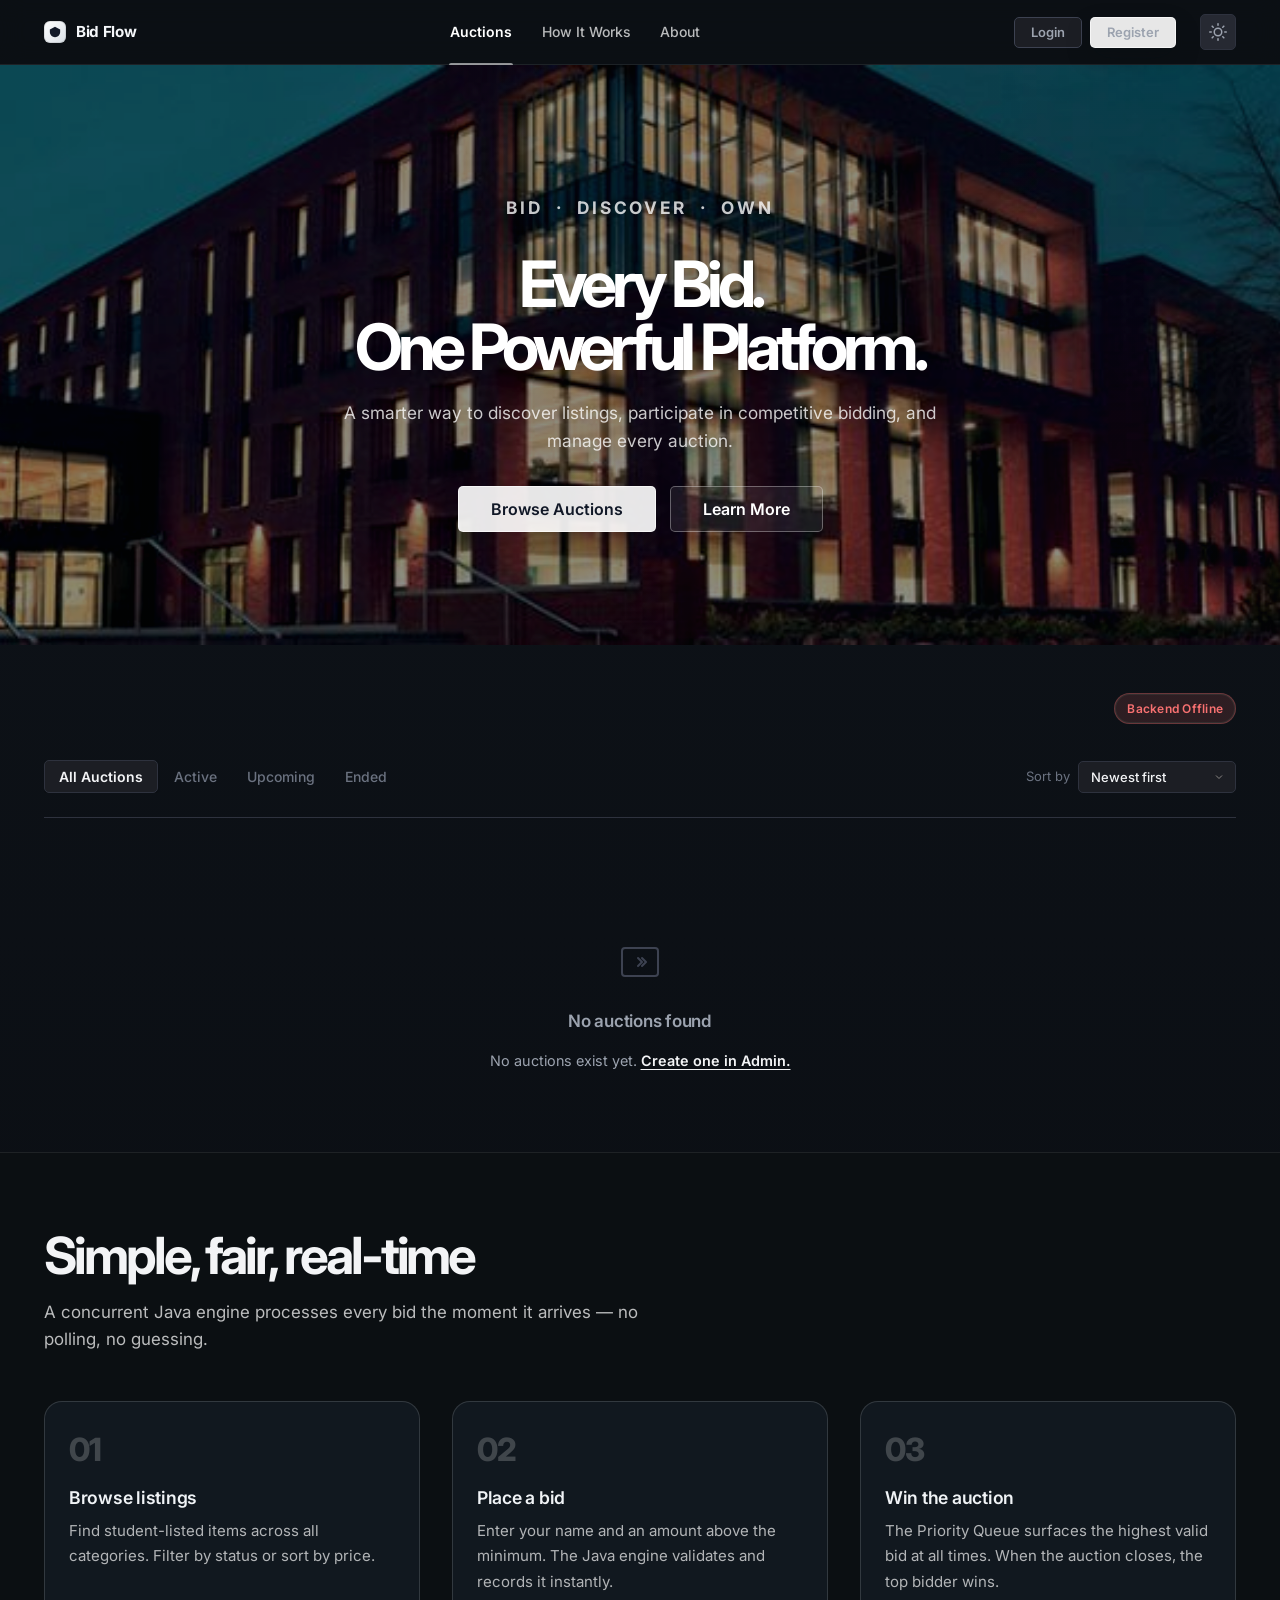
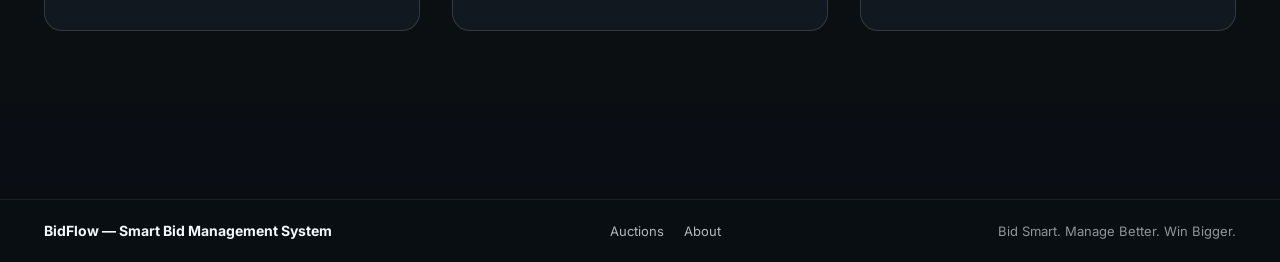
<file: frontend/index.html>
<!DOCTYPE html>
<html lang="en">
<head>
    <meta charset="UTF-8">
    <meta name="viewport" content="width=device-width, initial-scale=1.0">
    <title>University Auctions — Campus Marketplace</title>
    <meta name="description" content="Bid on student-listed items at University Auctions — a real-time auction platform built on concurrent Java bidding infrastructure.">
    <link rel="stylesheet" href="css/style.css">
    <script>
        (function() {
            const savedTheme = localStorage.getItem('theme');
            const theme = savedTheme === 'light' ? 'light' : 'dark';
            document.documentElement.setAttribute('data-theme', theme);
        })();
    </script>
</head>
<body>

    <!-- ===================== HEADER ===================== -->
    <header class="site-header">
        <div class="container header-inner">
            <a href="index.html" class="site-logo" aria-label="University Auctions Home">
                <span class="logo-mark">
                    <svg viewBox="0 0 14 14" xmlns="http://www.w3.org/2000/svg">
                        <path d="M7 1L13 4V7C13 10.3 10.3 13 7 13C3.7 13 1 10.3 1 7V4L7 1Z"/>
                    </svg>
                </span>
                <span class="logo-text">Bid Flow</span>
            </a>

            <nav class="header-nav" aria-label="Primary navigation">
                <a href="index.html" class="nav-link active">Auctions</a>
                <a href="about.html#how-it-works" class="nav-link">How It Works</a>
                <a href="about.html" class="nav-link">About</a>
            </nav>

            <div class="header-actions" id="auth-actions">
                <a href="login.html" class="nav-link btn btn-secondary btn-sm">Login</a>
                <a href="register.html" class="nav-link btn btn-primary btn-sm">Register</a>
            </div>

            <button class="theme-toggle" id="theme-toggle" aria-label="Switch to dark mode" title="Toggle theme">
                <svg class="theme-icon-sun" viewBox="0 0 24 24" width="18" height="18" fill="none" stroke="currentColor" stroke-width="2" stroke-linecap="round" stroke-linejoin="round">
                    <circle cx="12" cy="12" r="5"></circle>
                    <line x1="12" y1="1" x2="12" y2="3"></line>
                    <line x1="12" y1="21" x2="12" y2="23"></line>
                    <line x1="4.22" y1="4.22" x2="5.64" y2="5.64"></line>
                    <line x1="18.36" y1="18.36" x2="19.78" y2="19.78"></line>
                    <line x1="1" y1="12" x2="3" y2="12"></line>
                    <line x1="21" y1="12" x2="23" y2="12"></line>
                    <line x1="4.22" y1="19.78" x2="5.64" y2="18.36"></line>
                    <line x1="18.36" y1="5.64" x2="19.78" y2="4.22"></line>
                </svg>
                <svg class="theme-icon-moon" viewBox="0 0 24 24" width="18" height="18" fill="none" stroke="currentColor" stroke-width="2" stroke-linecap="round" stroke-linejoin="round">
                    <path d="M21 12.79A9 9 0 1 1 11.21 3 7 7 0 0 0 21 12.79z"></path>
                </svg>
            </button>

            <button class="nav-toggle" id="nav-toggle" aria-label="Open menu" aria-expanded="false">
                <span></span><span></span><span></span>
            </button>
        </div>

        <nav class="mobile-nav" id="mobile-nav" aria-label="Mobile navigation">
            <div class="mobile-nav-links">
                <a href="index.html" class="mobile-nav-link active">Auctions</a>
                <a href="about.html#how-it-works" class="mobile-nav-link">How It Works</a>
                <a href="about.html" class="mobile-nav-link">About</a>
            </div>
        </nav>
    </header>

    <!-- ===================== HERO ===================== -->
    <section class="hero">
        <div class="hero-bg" aria-hidden="true"></div>
        <div class="container">
            <div class="hero-inner">
                <p class="hero-eyebrow">BID &nbsp;·&nbsp; DISCOVER &nbsp;·&nbsp; OWN</p>
                <h1>Every Bid.<br>One Powerful Platform.</h1>
                <p>A smarter way to discover listings, participate in competitive bidding, and manage every auction.</p>
                <div class="hero-actions">
                    <a href="#auction-section" class="btn btn-primary btn-lg">Browse Auctions</a>
                    <a href="about.html" class="btn btn-ghost btn-lg">Learn More</a>
                </div>
            </div>
        </div>
    </section>

    <!-- ===================== MAIN ===================== -->
    <main class="page-main" id="auction-section">
        <div class="container">
            <div class="status-bar">
                <span id="api-status" class="system-badge">System Online</span>
            </div>

            <div class="filter-row">
                <div class="filter-tabs" role="tablist" aria-label="Auction filter">
                    <button class="filter-tab active" data-filter="ALL" role="tab" aria-selected="true">All Auctions</button>
                    <button class="filter-tab" data-filter="ACTIVE" role="tab" aria-selected="false">Active</button>
                    <button class="filter-tab" data-filter="UPCOMING" role="tab" aria-selected="false">Upcoming</button>
                    <button class="filter-tab" data-filter="ENDED" role="tab" aria-selected="false">Ended</button>
                </div>
                <div class="filter-sort">
                    <label for="sort-select">Sort by</label>
                    <select id="sort-select">
                        <option value="newest">Newest first</option>
                        <option value="price-high">Price: High → Low</option>
                        <option value="price-low">Price: Low → High</option>
                    </select>
                </div>
            </div>

            <div id="auction-list" class="auction-grid">
                <div class="empty-state">
                    <svg class="empty-icon" viewBox="0 0 48 48" fill="none" xmlns="http://www.w3.org/2000/svg">
                        <rect x="6" y="10" width="36" height="28" rx="3" stroke="currentColor" stroke-width="2"/>
                        <path d="M16 10V8a2 2 0 012-2h12a2 2 0 012 2v2" stroke="currentColor" stroke-width="2"/>
                        <path d="M16 22h16M16 30h10" stroke="currentColor" stroke-width="2" stroke-linecap="round"/>
                    </svg>
                    <h3>Loading auctions…</h3>
                    <p>Fetching live listings from the auction engine.</p>
                </div>
            </div>
        </div>

        <div class="section how-it-works-section" id="how-it-works">
            <div class="container">
                <div class="section-header">
                    <h2>Simple, fair, real-time</h2>
                    <p>A concurrent Java engine processes every bid the moment it arrives — no polling, no guessing.</p>
                </div>
                <div class="steps-grid">
                    <div class="step-card">
                        <div class="step-num">01</div>
                        <h3>Browse listings</h3>
                        <p>Find student-listed items across all categories. Filter by status or sort by price.</p>
                    </div>
                    <div class="step-card">
                        <div class="step-num">02</div>
                        <h3>Place a bid</h3>
                        <p>Enter your name and an amount above the minimum. The Java engine validates and records it instantly.</p>
                    </div>
                    <div class="step-card">
                        <div class="step-num">03</div>
                        <h3>Win the auction</h3>
                        <p>The Priority Queue surfaces the highest valid bid at all times. When the auction closes, the top bidder wins.</p>
                    </div>
                </div>
            </div>
        </div>
    </main>

    <!-- ===================== FOOTER ===================== -->
    <footer class="site-footer">
        <div class="container footer-inner">
            <span class="footer-brand">BidFlow — Smart Bid Management System</span>
            <div class="footer-links">
                <a href="index.html">Auctions</a>
                <a href="about.html">About</a>
            </div>
            <span class="footer-copy">Bid Smart. Manage Better. Win Bigger.</span>
        </div>
    </footer>

    <script src="js/theme.js?v=1"></script>
    <script src="js/api.js?v=2"></script>
    <script src="js/auth.js?v=2"></script>
    <script src="js/app.js?v=2"></script>
    <script>
        // Mobile nav toggle
        const toggle = document.getElementById('nav-toggle');
        const mobileNav = document.getElementById('mobile-nav');
        toggle.addEventListener('click', () => {
            const open = mobileNav.classList.toggle('is-open');
            toggle.setAttribute('aria-expanded', open);
        });
    </script>
</body>
</html>
</file>
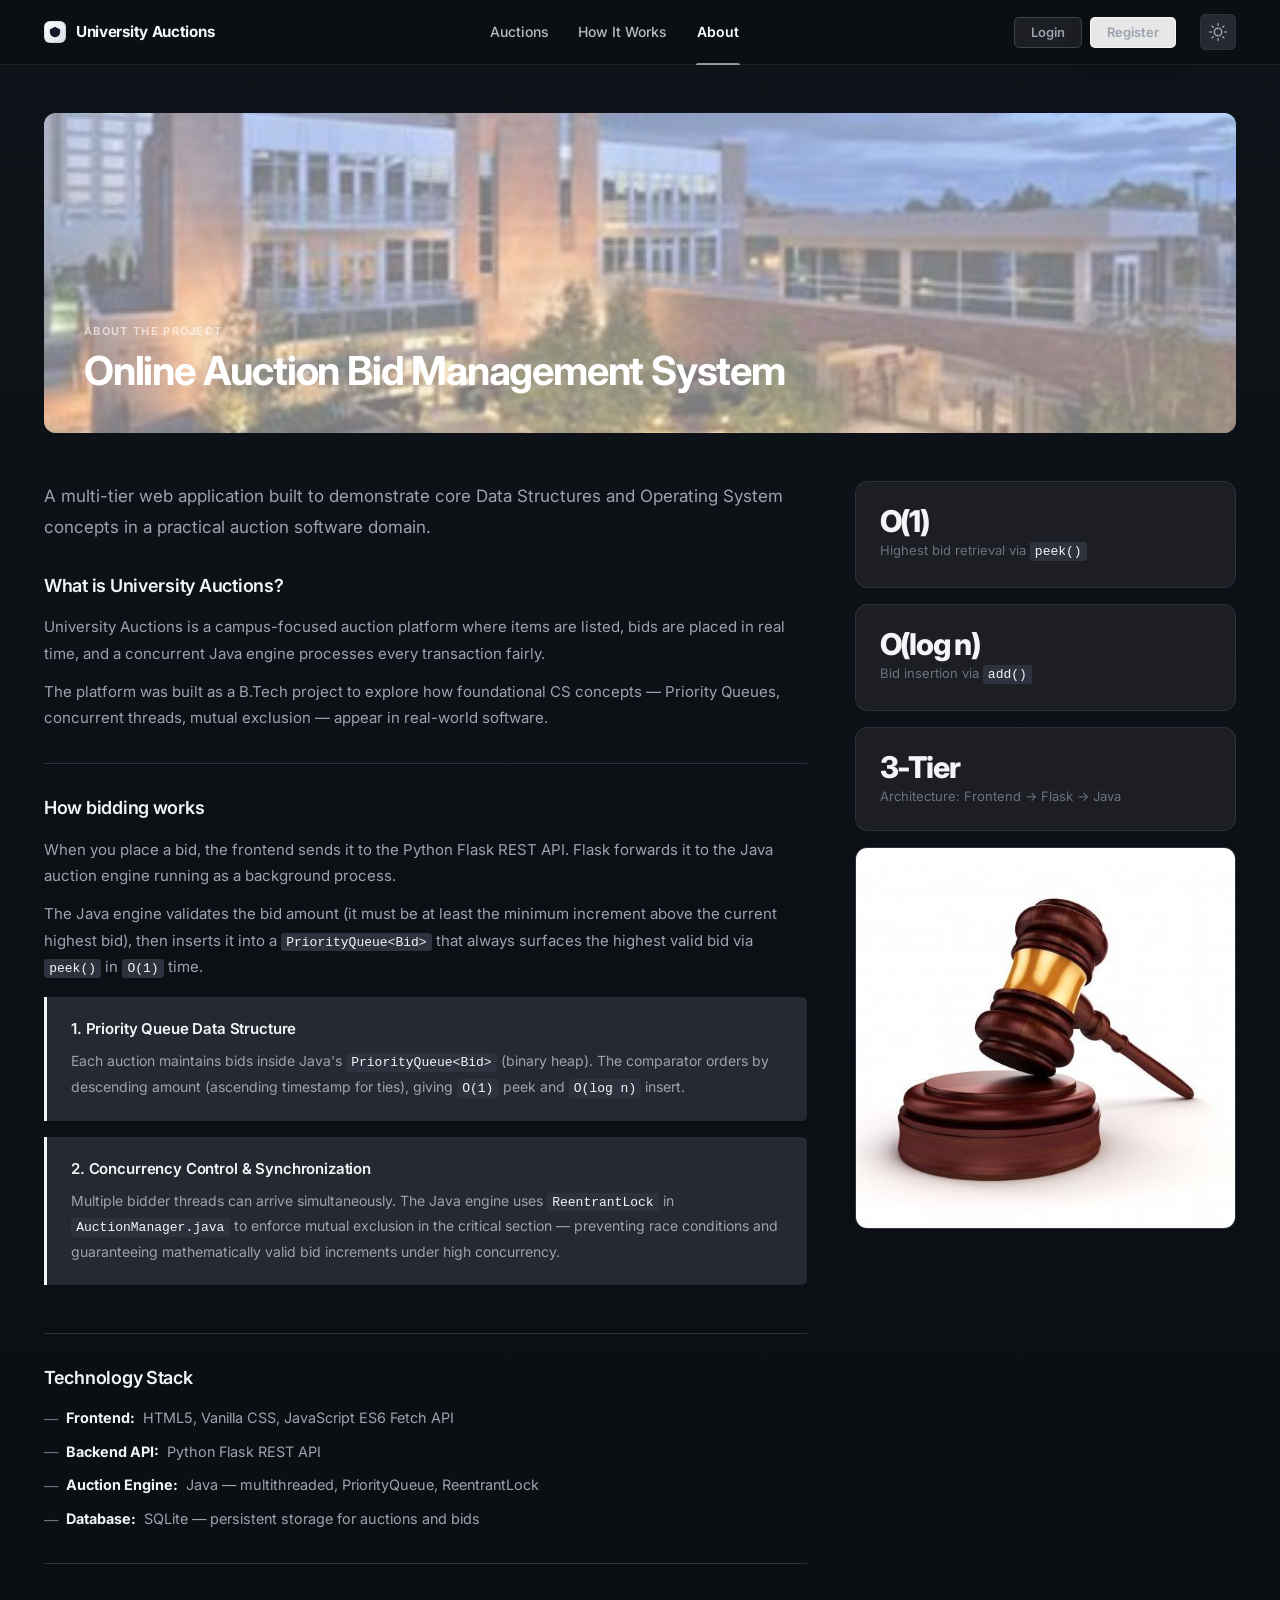
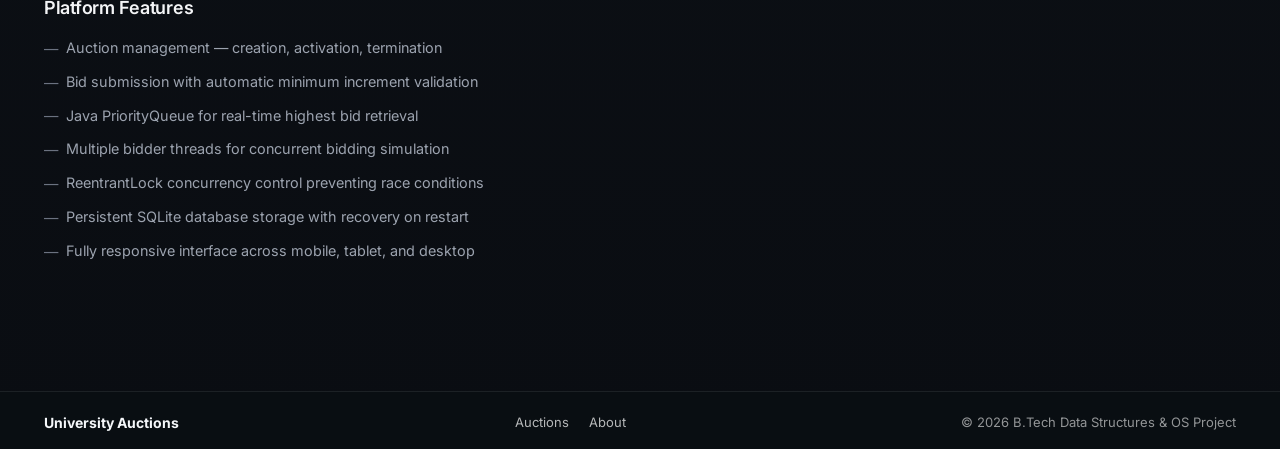
<file: frontend/about.html>
<!DOCTYPE html>
<html lang="en">
<head>
    <meta charset="UTF-8">
    <meta name="viewport" content="width=device-width, initial-scale=1.0">
    <title>About — University Auctions</title>
    <meta name="description" content="Learn about the University Auctions platform, how bidding works, and the technology behind real-time concurrent bid processing.">
    <link rel="stylesheet" href="css/style.css">
    <script>
        (function() {
            const savedTheme = localStorage.getItem('theme');
            if (savedTheme === 'dark') {
                document.documentElement.setAttribute('data-theme', 'dark');
            } else {
                document.documentElement.setAttribute('data-theme', 'light');
            }
        })();
    </script>
</head>
<body>

    <!-- ===================== HEADER ===================== -->
    <header class="site-header">
        <div class="container header-inner">
            <a href="index.html" class="site-logo" aria-label="University Auctions Home">
                <span class="logo-mark">
                    <svg viewBox="0 0 14 14" xmlns="http://www.w3.org/2000/svg">
                        <path d="M7 1L13 4V7C13 10.3 10.3 13 7 13C3.7 13 1 10.3 1 7V4L7 1Z"/>
                    </svg>
                </span>
                <span class="logo-text">University Auctions</span>
            </a>

            <nav class="header-nav" aria-label="Primary navigation">
                <a href="index.html" class="nav-link">Auctions</a>
                <a href="about.html#how-it-works" class="nav-link">How It Works</a>
                <a href="about.html" class="nav-link active">About</a>
            </nav>

            <div class="header-actions" id="auth-actions">
                <a href="login.html" class="nav-link btn btn-secondary btn-sm">Login</a>
                <a href="register.html" class="nav-link btn btn-primary btn-sm">Register</a>
            </div>

            <button class="theme-toggle" id="theme-toggle" aria-label="Switch to dark mode" title="Toggle theme">
                <svg class="theme-icon-sun" viewBox="0 0 24 24" width="18" height="18" fill="none" stroke="currentColor" stroke-width="2" stroke-linecap="round" stroke-linejoin="round">
                    <circle cx="12" cy="12" r="5"></circle>
                    <line x1="12" y1="1" x2="12" y2="3"></line>
                    <line x1="12" y1="21" x2="12" y2="23"></line>
                    <line x1="4.22" y1="4.22" x2="5.64" y2="5.64"></line>
                    <line x1="18.36" y1="18.36" x2="19.78" y2="19.78"></line>
                    <line x1="1" y1="12" x2="3" y2="12"></line>
                    <line x1="21" y1="12" x2="23" y2="12"></line>
                    <line x1="4.22" y1="19.78" x2="5.64" y2="18.36"></line>
                    <line x1="18.36" y1="5.64" x2="19.78" y2="4.22"></line>
                </svg>
                <svg class="theme-icon-moon" viewBox="0 0 24 24" width="18" height="18" fill="none" stroke="currentColor" stroke-width="2" stroke-linecap="round" stroke-linejoin="round">
                    <path d="M21 12.79A9 9 0 1 1 11.21 3 7 7 0 0 0 21 12.79z"></path>
                </svg>
            </button>

            <button class="nav-toggle" id="nav-toggle" aria-label="Open menu" aria-expanded="false">
                <span></span><span></span><span></span>
            </button>
        </div>

        <nav class="mobile-nav" id="mobile-nav" aria-label="Mobile navigation">
            <div class="mobile-nav-links">
                <a href="index.html" class="mobile-nav-link">Auctions</a>
                <a href="about.html#how-it-works" class="mobile-nav-link">How It Works</a>
                <a href="about.html" class="mobile-nav-link active">About</a>
            </div>
        </nav>
    </header>

    <!-- ===================== MAIN ===================== -->
    <main class="page-main">
        <div class="container">

            <!-- Hero image block -->
            <div class="about-hero">
                <img src="assets/campus.jpg" alt="University campus" class="about-hero-img">
                <div class="about-hero-content">
                    <p class="eyebrow">About the Project</p>
                    <h1>Online Auction Bid Management System</h1>
                </div>
            </div>

            <div class="about-grid">

                <!-- ======= LEFT: Main content ======= -->
                <div class="about-main">

                    <p class="about-lead">
                        A multi-tier web application built to demonstrate core Data Structures and Operating System concepts in a practical auction software domain.
                    </p>

                    <div class="about-section" id="how-it-works">
                        <h3>What is University Auctions?</h3>
                        <p>University Auctions is a campus-focused auction platform where items are listed, bids are placed in real time, and a concurrent Java engine processes every transaction fairly.</p>
                        <p>The platform was built as a B.Tech project to explore how foundational CS concepts — Priority Queues, concurrent threads, mutual exclusion — appear in real-world software.</p>
                    </div>

                    <div class="about-section">
                        <h3>How bidding works</h3>
                        <p>When you place a bid, the frontend sends it to the Python Flask REST API. Flask forwards it to the Java auction engine running as a background process.</p>
                        <p>The Java engine validates the bid amount (it must be at least the minimum increment above the current highest bid), then inserts it into a <code>PriorityQueue&lt;Bid&gt;</code> that always surfaces the highest valid bid via <code>peek()</code> in <code>O(1)</code> time.</p>

                        <div class="about-highlight-box">
                            <h4>1. Priority Queue Data Structure</h4>
                            <p>Each auction maintains bids inside Java's <code>PriorityQueue&lt;Bid&gt;</code> (binary heap). The comparator orders by descending amount (ascending timestamp for ties), giving <code>O(1)</code> peek and <code>O(log n)</code> insert.</p>
                        </div>

                        <div class="about-highlight-box" style="margin-top:1rem;">
                            <h4>2. Concurrency Control &amp; Synchronization</h4>
                            <p>Multiple bidder threads can arrive simultaneously. The Java engine uses <code>ReentrantLock</code> in <code>AuctionManager.java</code> to enforce mutual exclusion in the critical section — preventing race conditions and guaranteeing mathematically valid bid increments under high concurrency.</p>
                        </div>
                    </div>

                    <div class="about-section">
                        <h3>Technology Stack</h3>
                        <ul class="about-tech-list">
                            <li><strong>Frontend:</strong> HTML5, Vanilla CSS, JavaScript ES6 Fetch API</li>
                            <li><strong>Backend API:</strong> Python Flask REST API</li>
                            <li><strong>Auction Engine:</strong> Java — multithreaded, PriorityQueue, ReentrantLock</li>
                            <li><strong>Database:</strong> SQLite — persistent storage for auctions and bids</li>
                        </ul>
                    </div>

                    <div class="about-section">
                        <h3>Platform Features</h3>
                        <ul class="about-feature-list">
                            <li>Auction management — creation, activation, termination</li>
                            <li>Bid submission with automatic minimum increment validation</li>
                            <li>Java PriorityQueue for real-time highest bid retrieval</li>
                            <li>Multiple bidder threads for concurrent bidding simulation</li>
                            <li>ReentrantLock concurrency control preventing race conditions</li>
                            <li>Persistent SQLite database storage with recovery on restart</li>
                            <li>Fully responsive interface across mobile, tablet, and desktop</li>
                        </ul>
                    </div>

                </div>

                <!-- ======= RIGHT: Sidebar stats ======= -->
                <aside class="about-sidebar">
                    <div class="stat-card">
                        <div class="stat-card-value">O(1)</div>
                        <div class="stat-card-label">Highest bid retrieval via <code>peek()</code></div>
                    </div>
                    <div class="stat-card">
                        <div class="stat-card-value">O(log n)</div>
                        <div class="stat-card-label">Bid insertion via <code>add()</code></div>
                    </div>
                    <div class="stat-card">
                        <div class="stat-card-value">3-Tier</div>
                        <div class="stat-card-label">Architecture: Frontend → Flask → Java</div>
                    </div>

                    <img
                        src="assets/auction-gavel.jpg"
                        alt="Auction gavel"
                        class="about-gavel-img"
                    >
                </aside>

            </div>
        </div>
    </main>

    <!-- ===================== FOOTER ===================== -->
    <footer class="site-footer">
        <div class="container footer-inner">
            <span class="footer-brand">University Auctions</span>
            <div class="footer-links">
                <a href="index.html">Auctions</a>
                <a href="about.html">About</a>
            </div>
            <span class="footer-copy">© 2026 B.Tech Data Structures &amp; OS Project</span>
        </div>
    </footer>

    <script src="js/theme.js?v=1"></script>
    <script src="js/api.js?v=2"></script>
    <script src="js/auth.js?v=2"></script>
    <script>
        // Mobile nav toggle
        const toggle = document.getElementById('nav-toggle');
        const mobileNav = document.getElementById('mobile-nav');
        toggle.addEventListener('click', () => {
            const open = mobileNav.classList.toggle('is-open');
            toggle.setAttribute('aria-expanded', open);
        });
    </script>
</body>
</html>
</file>
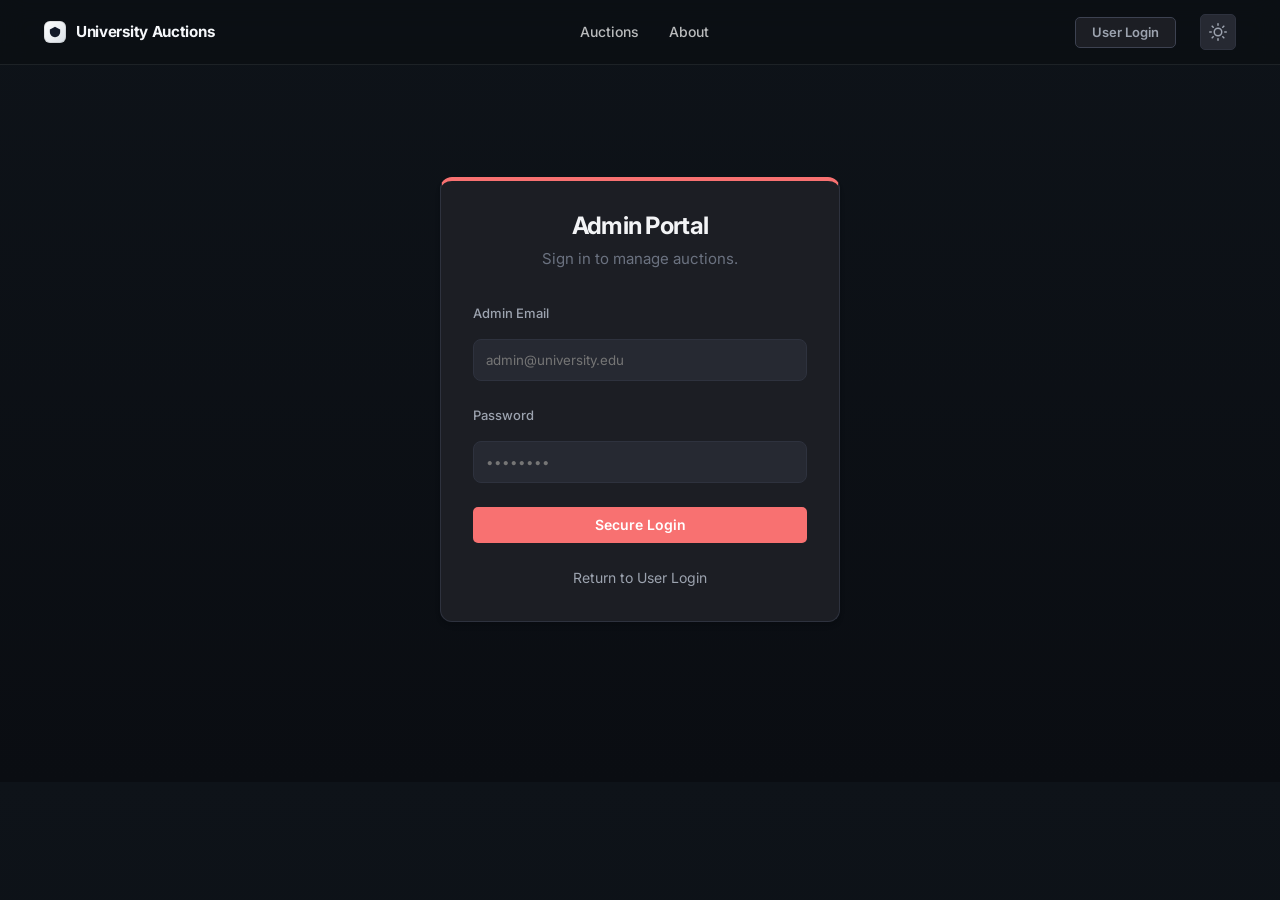
<file: frontend/admin-login.html>
<!DOCTYPE html>
<html lang="en">
<head>
    <meta charset="UTF-8">
    <meta name="viewport" content="width=device-width, initial-scale=1.0">
    <title>Admin Login — University Auctions</title>
    <link rel="stylesheet" href="css/style.css">
    <script>
        (function() {
            const savedTheme = localStorage.getItem('theme');
            if (savedTheme === 'dark') {
                document.documentElement.setAttribute('data-theme', 'dark');
            } else {
                document.documentElement.setAttribute('data-theme', 'light');
            }
        })();
    </script>
    <style>
        .auth-container {
            max-width: 400px;
            margin: 4rem auto;
            padding: 2rem;
            background: var(--color-bg-card);
            border-radius: var(--r-lg);
            border: 1px solid var(--color-border);
            box-shadow: 0 4px 6px -1px rgba(0, 0, 0, 0.1), 0 2px 4px -1px rgba(0, 0, 0, 0.06);
            border-top: 4px solid var(--color-danger);
        }
        .auth-header {
            text-align: center;
            margin-bottom: 2rem;
        }
        .auth-header h1 {
            font-size: 1.5rem;
            margin-bottom: 0.5rem;
        }
        .auth-form .form-group {
            margin-bottom: 1.5rem;
        }
        .auth-form label {
            display: block;
            margin-bottom: 0.5rem;
            font-weight: 500;
            color: var(--color-text-2);
        }
        .auth-form input {
            width: 100%;
            padding: 0.75rem;
            border: 1px solid var(--color-border);
            border-radius: var(--r-md);
            background: var(--color-bg-subtle);
            color: var(--color-text);
        }
        .auth-form input:focus {
            outline: none;
            border-color: var(--color-danger);
            box-shadow: 0 0 0 3px rgba(220, 38, 38, 0.15);
        }
        .auth-links {
            margin-top: 1.5rem;
            text-align: center;
            font-size: 0.875rem;
        }
        .auth-links a {
            color: var(--color-text-2);
            text-decoration: none;
        }
        .auth-links a:hover {
            text-decoration: underline;
        }
        .btn-admin {
            background-color: var(--color-danger);
            color: white;
            border: none;
        }
        .btn-admin:hover {
            background-color: #b91c1c;
        }
    </style>
</head>
<body>
    <header class="site-header">
        <div class="container header-inner">
            <a href="index.html" class="site-logo">
                <span class="logo-mark">
                    <svg viewBox="0 0 14 14" xmlns="http://www.w3.org/2000/svg">
                        <path d="M7 1L13 4V7C13 10.3 10.3 13 7 13C3.7 13 1 10.3 1 7V4L7 1Z"/>
                    </svg>
                </span>
                <span class="logo-text">University Auctions</span>
            </a>
            <nav class="header-nav">
                <a href="index.html" class="nav-link">Auctions</a>
                <a href="about.html" class="nav-link">About</a>
            </nav>
            <div class="header-actions" id="auth-actions">
                <a href="login.html" class="nav-link btn btn-secondary btn-sm">User Login</a>
            </div>
            <button class="theme-toggle" id="theme-toggle" aria-label="Switch to dark mode" title="Toggle theme">
                <svg class="theme-icon-sun" viewBox="0 0 24 24" width="18" height="18" fill="none" stroke="currentColor" stroke-width="2" stroke-linecap="round" stroke-linejoin="round">
                    <circle cx="12" cy="12" r="5"></circle>
                    <line x1="12" y1="1" x2="12" y2="3"></line>
                    <line x1="12" y1="21" x2="12" y2="23"></line>
                    <line x1="4.22" y1="4.22" x2="5.64" y2="5.64"></line>
                    <line x1="18.36" y1="18.36" x2="19.78" y2="19.78"></line>
                    <line x1="1" y1="12" x2="3" y2="12"></line>
                    <line x1="21" y1="12" x2="23" y2="12"></line>
                    <line x1="4.22" y1="19.78" x2="5.64" y2="18.36"></line>
                    <line x1="18.36" y1="5.64" x2="19.78" y2="4.22"></line>
                </svg>
                <svg class="theme-icon-moon" viewBox="0 0 24 24" width="18" height="18" fill="none" stroke="currentColor" stroke-width="2" stroke-linecap="round" stroke-linejoin="round">
                    <path d="M21 12.79A9 9 0 1 1 11.21 3 7 7 0 0 0 21 12.79z"></path>
                </svg>
            </button>
        </div>
    </header>

    <main class="page-main">
        <div class="container">
            <div class="auth-container">
                <div class="auth-header">
                    <h1>Admin Portal</h1>
                    <p class="text-muted">Sign in to manage auctions.</p>
                </div>
                
                <div id="login-message"></div>
                
                <form class="auth-form" id="admin-login-form">
                    <div class="form-group">
                        <label for="email">Admin Email</label>
                        <input type="email" id="email" required placeholder="admin@university.edu">
                    </div>
                    <div class="form-group">
                        <label for="password">Password</label>
                        <input type="password" id="password" required placeholder="••••••••">
                    </div>
                    <button type="submit" class="btn btn-full btn-admin" id="login-btn">Secure Login</button>
                </form>
                
                <div class="auth-links">
                    <p><a href="login.html">Return to User Login</a></p>
                </div>
            </div>
        </div>
    </main>

    <script src="js/theme.js?v=1"></script>
    <script src="js/api.js?v=2"></script>
    <script src="js/auth.js?v=2"></script>
</body>
</html>
</file>
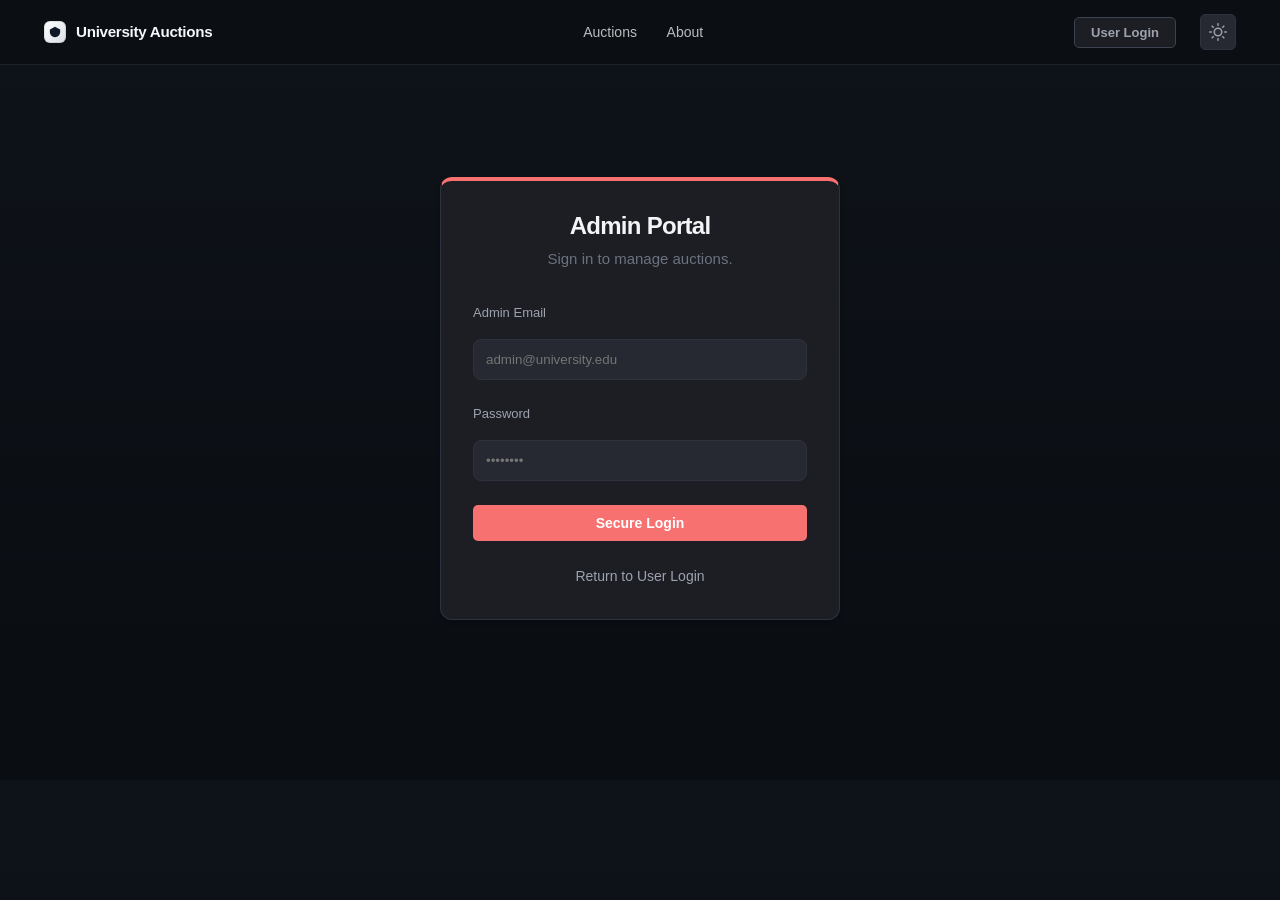
<file: frontend/admin.html>
<!DOCTYPE html>
<html lang="en">
<head>
    <meta charset="UTF-8">
    <meta name="viewport" content="width=device-width, initial-scale=1.0">
    <title>Admin Dashboard — University Auctions</title>
    <meta name="description" content="Admin control panel for managing auctions, users, and viewing analytics on University Auctions.">
    <link rel="stylesheet" href="css/style.css">
    <link rel="stylesheet" href="css/admin-dashboard.css">
    <link rel="stylesheet" href="css/wallet.css?v=2">
    <script>
        (function() {
            const savedTheme = localStorage.getItem('theme');
            if (savedTheme === 'dark') {
                document.documentElement.setAttribute('data-theme', 'dark');
            } else {
                document.documentElement.setAttribute('data-theme', 'light');
            }
        })();
    </script>
</head>
<body>

    <!-- ===================== HEADER ===================== -->
    <header class="site-header">
        <div class="container header-inner">
            <a href="index.html" class="site-logo" aria-label="University Auctions Home">
                <span class="logo-mark">
                    <svg viewBox="0 0 14 14" xmlns="http://www.w3.org/2000/svg">
                        <path d="M7 1L13 4V7C13 10.3 10.3 13 7 13C3.7 13 1 10.3 1 7V4L7 1Z"/>
                    </svg>
                </span>
                <span class="logo-text">University Auctions</span>
            </a>

            <nav class="header-nav" aria-label="Primary navigation">
                <a href="index.html" class="nav-link">Auctions</a>
                <a href="about.html#how-it-works" class="nav-link">How It Works</a>
                <a href="about.html" class="nav-link">About</a>
                <a href="admin.html" class="nav-link active">Admin</a>
            </nav>

            <div class="header-actions" id="auth-actions">
                <a href="login.html" class="nav-link btn btn-secondary btn-sm">Login</a>
                <a href="register.html" class="nav-link btn btn-primary btn-sm">Register</a>
            </div>

            <button class="theme-toggle" id="theme-toggle" aria-label="Switch to dark mode" title="Toggle theme">
                <svg class="theme-icon-sun" viewBox="0 0 24 24" width="18" height="18" fill="none" stroke="currentColor" stroke-width="2" stroke-linecap="round" stroke-linejoin="round">
                    <circle cx="12" cy="12" r="5"></circle>
                    <line x1="12" y1="1" x2="12" y2="3"></line>
                    <line x1="12" y1="21" x2="12" y2="23"></line>
                    <line x1="4.22" y1="4.22" x2="5.64" y2="5.64"></line>
                    <line x1="18.36" y1="18.36" x2="19.78" y2="19.78"></line>
                    <line x1="1" y1="12" x2="3" y2="12"></line>
                    <line x1="21" y1="12" x2="23" y2="12"></line>
                    <line x1="4.22" y1="19.78" x2="5.64" y2="18.36"></line>
                    <line x1="18.36" y1="5.64" x2="19.78" y2="4.22"></line>
                </svg>
                <svg class="theme-icon-moon" viewBox="0 0 24 24" width="18" height="18" fill="none" stroke="currentColor" stroke-width="2" stroke-linecap="round" stroke-linejoin="round">
                    <path d="M21 12.79A9 9 0 1 1 11.21 3 7 7 0 0 0 21 12.79z"></path>
                </svg>
            </button>

            <button class="nav-toggle" id="nav-toggle" aria-label="Open menu" aria-expanded="false">
                <span></span><span></span><span></span>
            </button>
        </div>

        <nav class="mobile-nav" id="mobile-nav" aria-label="Mobile navigation">
            <div class="mobile-nav-links">
                <a href="index.html" class="mobile-nav-link">Auctions</a>
                <a href="about.html#how-it-works" class="mobile-nav-link">How It Works</a>
                <a href="about.html" class="mobile-nav-link">About</a>
                <a href="admin.html" class="mobile-nav-link active">Admin</a>
            </div>
        </nav>
    </header>

    <!-- ===================== MAIN ===================== -->
    <main class="page-main">
        <div class="container">

            <!-- ── Dashboard Tab Navigation ── -->
            <div class="admin-page-header">
                <div>
                    <h1 class="admin-page-title">Admin Dashboard</h1>
                    <p class="admin-page-sub">Manage auctions, users and monitor system analytics.</p>
                </div>
                <div class="admin-tab-bar" id="admin-tab-bar" role="tablist">
                    <button class="admin-tab active" data-tab="dashboard" role="tab" aria-selected="true" id="tab-dashboard">Overview</button>
                    <button class="admin-tab" data-tab="auctions" role="tab" aria-selected="false" id="tab-auctions">Auctions</button>
                    <button class="admin-tab" data-tab="users" role="tab" aria-selected="false" id="tab-users">Users</button>
                    <button class="admin-tab" data-tab="analytics" role="tab" aria-selected="false" id="tab-analytics">Analytics</button>
                    <button class="admin-tab" data-tab="wallet" role="tab" aria-selected="false" id="tab-wallet">
                        💰 Wallet <span class="tab-badge" id="wallet-pending-badge" style="display:none;">0</span>
                    </button>
                </div>
            </div>

            <!-- ══════════════════════════════════════════
                 TAB: OVERVIEW / DASHBOARD
            ══════════════════════════════════════════ -->
            <section id="tab-content-dashboard" class="tab-content active" aria-labelledby="tab-dashboard">

                <!-- Stats Grid — Primary tier: 4 hero metrics -->
                <div class="stats-primary">
                    <div class="stat-card stat-card--primary">
                        <span class="stat-label">Total Users</span>
                        <span class="stat-value" id="stat-total-users">—</span>
                        <span class="stat-sub" id="stat-new-users"></span>
                    </div>
                    <div class="stat-card stat-card--primary">
                        <span class="stat-label">Total Auctions</span>
                        <span class="stat-value" id="stat-total-auctions">—</span>
                    </div>
                    <div class="stat-card stat-card--primary">
                        <span class="stat-label">Total Bids</span>
                        <span class="stat-value" id="stat-total-bids">—</span>
                    </div>
                    <div class="stat-card stat-card--primary">
                        <span class="stat-label">Total Bid Value</span>
                        <span class="stat-value" id="stat-total-value">—</span>
                    </div>
                </div>

                <!-- Stats Grid — Secondary tier: status + bid analytics -->
                <div class="stats-secondary">
                    <div class="stat-card stat-card--active">
                        <span class="stat-label">Active Auctions</span>
                        <span class="stat-value" id="stat-active">—</span>
                    </div>
                    <div class="stat-card stat-card--upcoming">
                        <span class="stat-label">Upcoming</span>
                        <span class="stat-value" id="stat-upcoming">—</span>
                    </div>
                    <div class="stat-card stat-card--ended">
                        <span class="stat-label">Ended</span>
                        <span class="stat-value" id="stat-ended">—</span>
                    </div>
                    <div class="stat-card">
                        <span class="stat-label">Highest Bid</span>
                        <span class="stat-value" id="stat-highest">—</span>
                    </div>
                    <div class="stat-card">
                        <span class="stat-label">Average Bid</span>
                        <span class="stat-value" id="stat-average">—</span>
                    </div>
                </div>

                <!-- Two-column: Bid Chart + Recent Activity -->
                <div class="dashboard-row">
                    <!-- Bid Activity Chart -->
                    <div class="dashboard-card dashboard-card--wide">
                        <h2 class="section-heading">Bid Activity — Last 14 Days</h2>
                        <div class="chart-container" id="bid-chart-container">
                            <div class="chart-loading">Loading chart data…</div>
                        </div>
                    </div>

                    <!-- Recent Activity Feed -->
                    <div class="dashboard-card">
                        <h2 class="section-heading">Recent Activity</h2>
                        <div id="recent-activity-list" class="activity-list">
                            <p class="text-muted" style="font-size:0.875rem;">Loading…</p>
                        </div>
                    </div>
                </div>

                <!-- Two-column: Top Bidders + Recent Auctions -->
                <div class="dashboard-row">
                    <!-- Top Bidders -->
                    <div class="dashboard-card">
                        <h2 class="section-heading">Top Bidders</h2>
                        <div class="table-wrap">
                            <table class="data-table" id="top-bidders-table">
                                <thead>
                                    <tr>
                                        <th>#</th>
                                        <th>Username</th>
                                        <th>Bids</th>
                                        <th>Highest Bid</th>
                                        <th>Total Amount</th>
                                    </tr>
                                </thead>
                                <tbody id="top-bidders-tbody">
                                    <tr><td colspan="5" class="table-empty">Loading…</td></tr>
                                </tbody>
                            </table>
                        </div>
                    </div>

                    <!-- Recent Auctions -->
                    <div class="dashboard-card">
                        <h2 class="section-heading">Recent Auctions</h2>
                        <div id="recent-auctions-list" class="recent-auctions-list">
                            <p class="text-muted" style="font-size:0.875rem;">Loading…</p>
                        </div>
                    </div>
                </div>

                <!-- Auction Status Chart -->
                <div class="dashboard-card" style="max-width: 480px;">
                    <h2 class="section-heading">Auction Status Distribution</h2>
                    <div id="auction-status-chart" class="status-chart-container">
                        <div class="chart-loading">Loading…</div>
                    </div>
                </div>

            </section>

            <!-- ══════════════════════════════════════════
                 TAB: AUCTION MANAGEMENT
            ══════════════════════════════════════════ -->
            <section id="tab-content-auctions" class="tab-content" aria-labelledby="tab-auctions">

                <!-- Create Auction -->
                <div class="dashboard-card" style="margin-bottom:2rem;">
                    <h2 class="section-heading">Create New Auction</h2>
                    <div id="form-message"></div>
                    <form id="create-auction-form" class="auction-form">

                        <p class="form-section-title">Item Details</p>
                        <div class="form-group" style="margin-bottom:1rem;">
                            <label for="item-title">Item Name</label>
                            <input type="text" class="form-input" id="item-title" placeholder="e.g. MacBook Air M2" required>
                        </div>
                        <div class="form-group" style="margin-bottom:1rem;">
                            <label for="item-desc">Description</label>
                            <textarea class="form-input" id="item-desc" rows="3" placeholder="Describe the item condition, included accessories, etc." required></textarea>
                        </div>

                        <p class="form-section-title">Pricing</p>
                        <div class="form-row" style="margin-bottom:1rem;">
                            <div class="form-group">
                                <label for="starting-price">Starting Price (₹)</label>
                                <input type="number" class="form-input" id="starting-price" min="1" step="1" placeholder="e.g. 10000" required>
                            </div>
                            <div class="form-group">
                                <label for="min-increment">Minimum Increment (₹)</label>
                                <input type="number" class="form-input" id="min-increment" min="1" step="1" placeholder="e.g. 500" required>
                            </div>
                        </div>

                        <p class="form-section-title">Media</p>
                        <div class="form-group" style="margin-bottom:1.5rem;">
                            <label for="item-image">Product Image (JPG, PNG, WEBP)</label>
                            <input type="file" class="form-input" id="item-image" accept="image/jpeg, image/png, image/webp" style="padding: 0.35rem 0.75rem;">
                            <div id="image-preview-container" style="display:none; margin-top:0.75rem; max-width: 200px; position:relative;">
                                <img id="image-preview" src="" alt="Preview" style="width: 100%; border-radius: var(--r-sm); border: 1px solid var(--color-border);">
                                <button type="button" class="btn btn-sm btn-secondary" id="remove-image-btn" style="margin-top: 0.5rem; width: 100%;">Remove Image</button>
                            </div>
                        </div>

                        <p class="form-section-title">Schedule</p>
                        <div class="form-row" style="margin-bottom:1.5rem;">
                            <div class="form-group">
                                <label for="start-time">Start Time</label>
                                <input type="datetime-local" class="form-input" id="start-time" required>
                            </div>
                            <div class="form-group">
                                <label for="end-time">End Time</label>
                                <input type="datetime-local" class="form-input" id="end-time" required>
                            </div>
                        </div>

                        <button type="submit" class="btn btn-primary" id="submit-btn">Create Auction</button>
                    </form>
                </div>

                <!-- Manage Auctions -->
                <div class="dashboard-card">
                    <div class="section-header-row">
                        <h2 class="section-heading" style="margin-bottom:0;">Manage Auctions</h2>
                        <div class="filter-tabs" id="auction-filter-tabs" style="margin-bottom:0;">
                            <button class="filter-tab active" data-status="ALL">All</button>
                            <button class="filter-tab" data-status="ACTIVE">Active</button>
                            <button class="filter-tab" data-status="UPCOMING">Upcoming</button>
                            <button class="filter-tab" data-status="ENDED">Ended</button>
                        </div>
                    </div>
                    <div id="admin-auction-list" class="admin-list" style="margin-top:1rem;">
                        <p class="text-muted" style="font-size:0.875rem;">Loading auctions…</p>
                    </div>
                </div>

            </section>

            <!-- ══════════════════════════════════════════
                 TAB: USER MANAGEMENT
            ══════════════════════════════════════════ -->
            <section id="tab-content-users" class="tab-content" aria-labelledby="tab-users">
                <div class="dashboard-card">
                    <div class="section-header-row">
                        <h2 class="section-heading" style="margin-bottom:0;">User Management</h2>
                        <div class="user-search-wrap">
                            <input type="text" id="user-search" class="form-input" placeholder="Search by username or email…" style="min-width:220px; padding:0.45rem 0.75rem; font-size:0.875rem;">
                            <button class="btn btn-secondary btn-sm" id="user-search-btn">Search</button>
                        </div>
                    </div>

                    <div class="table-wrap" style="margin-top:1rem;">
                        <table class="data-table" id="users-table">
                            <thead>
                                <tr>
                                    <th>ID</th>
                                    <th>Username</th>
                                    <th>Email</th>
                                    <th>Role</th>
                                    <th>Bids</th>
                                    <th>Verified</th>
                                    <th>Registered</th>
                                    <th>Actions</th>
                                </tr>
                            </thead>
                            <tbody id="users-tbody">
                                <tr><td colspan="8" class="table-empty">Loading users…</td></tr>
                            </tbody>
                        </table>
                    </div>

                    <!-- Pagination -->
                    <div class="pagination-row" id="user-pagination" style="margin-top:1rem;"></div>
                </div>
            </section>

            <!-- ══════════════════════════════════════════
                 TAB: ANALYTICS
            ══════════════════════════════════════════ -->
            <section id="tab-content-analytics" class="tab-content" aria-labelledby="tab-analytics">
                <!-- Auction Performance Table -->
                <div class="dashboard-card" style="margin-bottom:2rem;">
                    <h2 class="section-heading">Auction Performance</h2>
                    <div class="table-wrap">
                        <table class="data-table" id="auction-perf-table">
                            <thead>
                                <tr>
                                    <th>Title</th>
                                    <th>Status</th>
                                    <th>Starting Price</th>
                                    <th>Highest Bid</th>
                                    <th>Total Bids</th>
                                    <th>Total Value</th>
                                </tr>
                            </thead>
                            <tbody id="auction-perf-tbody">
                                <tr><td colspan="6" class="table-empty">Loading…</td></tr>
                            </tbody>
                        </table>
                    </div>
                </div>

                <!-- Bid Analytics Summary -->
                <div class="dashboard-card">
                    <h2 class="section-heading">Bid Analytics</h2>
                    <div class="analytics-stats" id="analytics-bid-stats">
                        <div class="analytics-stat">
                            <span class="analytics-stat-label">Total Bids</span>
                            <span class="analytics-stat-value" id="a-total-bids">—</span>
                        </div>
                        <div class="analytics-stat">
                            <span class="analytics-stat-label">Total Value</span>
                            <span class="analytics-stat-value" id="a-total-value">—</span>
                        </div>
                        <div class="analytics-stat">
                            <span class="analytics-stat-label">Highest Bid</span>
                            <span class="analytics-stat-value" id="a-highest">—</span>
                        </div>
                        <div class="analytics-stat">
                            <span class="analytics-stat-label">Average Bid</span>
                            <span class="analytics-stat-value" id="a-average">—</span>
                        </div>
                    </div>
                </div>
            </section>

            <!-- ══════════════════════════════════════════
                 TAB: WALLET MANAGEMENT
            ══════════════════════════════════════════ -->
            <section id="tab-content-wallet" class="tab-content" aria-labelledby="tab-wallet">
                <div class="wallet-module-shell dashboard-card">
                    <div class="wallet-module-header">
                        <div>
                            <h2>Wallet Management</h2>
                            <p class="wallet-module-subtitle">Review user balances and wallet transactions.</p>
                        </div>
                        <div class="wallet-header-actions">
                            <button class="btn btn-secondary btn-sm" id="wallet-refresh-btn">Refresh</button>
                            <button class="btn btn-primary btn-sm" id="wallet-credit-btn">Add Money</button>
                            <button class="btn btn-secondary btn-sm" id="wallet-debit-btn">Withdraw Money</button>
                        </div>
                    </div>

                    <div class="stats-primary wallet-summary-grid" id="admin-wallet-summary" aria-label="Wallet summary">
                        <div class="stat-card stat-card--primary"><span class="stat-label">Total Wallet Balance</span><span class="stat-value">—</span><span class="stat-sub">Across all users</span></div>
                        <div class="stat-card stat-card--primary"><span class="stat-label">Total Deposits</span><span class="stat-value">—</span><span class="stat-sub">Completed deposits</span></div>
                        <div class="stat-card stat-card--primary"><span class="stat-label">Total Withdrawals</span><span class="stat-value">—</span><span class="stat-sub">Completed withdrawals</span></div>
                        <div class="stat-card stat-card--primary"><span class="stat-label">Pending Transactions</span><span class="stat-value">—</span><span class="stat-sub">Awaiting review</span></div>
                    </div>

                    <div class="wallet-module-toolbar">
                        <div class="wallet-search-wrap">
                            <input type="search" id="wallet-search" class="wallet-control-input" placeholder="Search username or transaction ID..." aria-label="Search wallet transactions">
                        </div>
                        <div class="wallet-inline-controls">
                            <select id="wallet-type-filter" class="wallet-control-select" aria-label="Filter by transaction type">
                                <option value="ALL" selected>All Types</option>
                                <option value="DEPOSIT">Deposit</option>
                                <option value="WITHDRAWAL">Withdrawal</option>
                                <option value="BID_RESERVE">Bid Reserved</option>
                                <option value="BID_RELEASE">Bid Released</option>
                                <option value="WIN_DEBIT">Auction Payment</option>
                                <option value="REFUND">Refund</option>
                                <option value="ADMIN_CREDIT">Admin Credit</option>
                                <option value="ADMIN_DEBIT">Admin Debit</option>
                            </select>
                            <select id="wallet-status-filter" class="wallet-control-select" aria-label="Filter by transaction status">
                                <option value="ALL" selected>All Status</option>
                                <option value="COMPLETED">Completed</option>
                                <option value="PENDING">Pending</option>
                                <option value="REJECTED">Rejected</option>
                            </select>
                        </div>
                    </div>

                    <div class="wallet-table-area">
                        <div class="wallet-table-header-row">
                            <h3>Wallet Transactions</h3>
                        </div>

                        <div class="wallet-action-row">
                            <button class="btn btn-secondary btn-sm" id="wallet-search-btn">Search</button>
                            <button class="btn btn-secondary btn-sm" id="wallet-clear-btn">Clear</button>
                        </div>

                        <div class="table-wrap wallet-table-wrap">
                            <table class="data-table wallet-data-table" id="wallet-transactions-table">
                                <thead>
                                    <tr>
                                        <th>Transaction ID</th>
                                        <th>Username</th>
                                        <th>Type</th>
                                        <th>Amount</th>
                                        <th>Date</th>
                                        <th>Status</th>
                                        <th>Action</th>
                                    </tr>
                                </thead>
                                <tbody id="wallet-transactions-tbody">
                                    <tr><td colspan="7" class="table-empty">Loading wallet transactions...</td></tr>
                                </tbody>
                            </table>
                        </div>
                    </div>
                </div>
            </section>

        </div><!-- /container -->
    </main>

    <!-- ===================== FOOTER ===================== -->
    <footer class="site-footer">
        <div class="container footer-inner">
            <span class="footer-brand">University Auctions</span>
            <div class="footer-links">
                <a href="index.html">Auctions</a>
                <a href="about.html">About</a>
                <a href="admin.html">Admin</a>
            </div>
            <span class="footer-copy">© 2026 B.Tech Data Structures &amp; OS Project</span>
        </div>
    </footer>

    <!-- ── Edit Auction Modal ─────────────────────────────────────────────── -->
    <div id="edit-modal" class="modal-overlay" style="display:none; position:fixed; top:0; left:0; width:100%; height:100%; background:rgba(0,0,0,0.5); z-index:1000; align-items:center; justify-content:center; overflow-y:auto; padding: 2rem 1rem;">
        <div class="modal-content" style="background:var(--color-bg); padding:2rem; border-radius:var(--r-md); max-width:600px; width:100%; margin: auto; position:relative;">
            <button id="close-modal-btn" style="position:absolute; top:1.5rem; right:1.5rem; background:none; border:none; font-size:1.5rem; cursor:pointer; color:var(--color-text-2);">&times;</button>
            <h2 style="font-size:1.125rem; font-weight:700; margin-bottom:1rem; letter-spacing:-0.015em;">Edit Auction</h2>
            <div id="edit-form-message"></div>
            <form id="edit-auction-form" class="auction-form">
                <input type="hidden" id="edit-id">

                <div class="form-group" style="margin-bottom:1rem;">
                    <label for="edit-title">Item Name</label>
                    <input type="text" class="form-input" id="edit-title" required>
                </div>
                <div class="form-group" style="margin-bottom:1rem;">
                    <label for="edit-desc">Description</label>
                    <textarea class="form-input" id="edit-desc" rows="3" required></textarea>
                </div>
                <div class="form-row" style="margin-bottom:1rem;">
                    <div class="form-group">
                        <label for="edit-starting-price">Starting Price (₹)</label>
                        <input type="number" class="form-input" id="edit-starting-price" min="1" step="1" required>
                    </div>
                    <div class="form-group">
                        <label for="edit-min-increment">Minimum Increment (₹)</label>
                        <input type="number" class="form-input" id="edit-min-increment" min="1" step="1" required>
                    </div>
                </div>
                <div class="form-group" style="margin-bottom:1rem;">
                    <label>Current Image</label>
                    <div style="margin-bottom:0.5rem; max-width:150px;">
                        <img id="edit-current-image" src="" alt="Current Image" style="width:100%; border-radius:var(--r-sm); border:1px solid var(--color-border); display:none;">
                    </div>
                    <label for="edit-image">Replace Image (optional)</label>
                    <input type="file" class="form-input" id="edit-image" accept="image/jpeg, image/png, image/webp" style="padding: 0.35rem 0.75rem;">
                </div>
                <div class="form-row" style="margin-bottom:1.5rem;">
                    <div class="form-group">
                        <label for="edit-start-time">Start Time</label>
                        <input type="datetime-local" class="form-input" id="edit-start-time" required>
                    </div>
                    <div class="form-group">
                        <label for="edit-end-time">End Time</label>
                        <input type="datetime-local" class="form-input" id="edit-end-time" required>
                    </div>
                </div>
                <button type="submit" class="btn btn-primary btn-full" id="edit-submit-btn">Save Changes</button>
            </form>
        </div>
    </div>

    <!-- ── User Detail Modal ──────────────────────────────────────────────── -->
    <div id="user-detail-modal" class="modal-overlay" style="display:none; position:fixed; top:0; left:0; width:100%; height:100%; background:rgba(0,0,0,0.5); z-index:1000; align-items:center; justify-content:center; padding: 2rem 1rem;">
        <div class="modal-content" style="background:var(--color-bg); padding:2rem; border-radius:var(--r-md); max-width:480px; width:100%; margin: auto; position:relative;">
            <button id="close-user-modal-btn" style="position:absolute; top:1.5rem; right:1.5rem; background:none; border:none; font-size:1.5rem; cursor:pointer; color:var(--color-text-2);">&times;</button>
            <h2 style="font-size:1.125rem; font-weight:700; margin-bottom:1.5rem;">User Detail</h2>
            <div id="user-detail-content">Loading…</div>
        </div>
    </div>

    <div id="wallet-adjust-modal" class="modal-overlay" style="display:none; position:fixed; inset:0; background:rgba(0,0,0,0.65); z-index:1100; align-items:center; justify-content:center; overflow-y:auto; padding:1.5rem;">
        <div class="modal-content wallet-adjust-modal-content" role="dialog" aria-modal="true" aria-labelledby="wallet-adjust-title">
            <button type="button" class="wallet-modal-close" id="wallet-adjust-close" aria-label="Close">&times;</button>
            <h2 id="wallet-adjust-title">Adjust User Wallet</h2>
            <p class="wallet-adjust-help">Every balance change is recorded in the admin audit log.</p>
            <form id="wallet-adjust-form">
                <label for="wallet-user-search">Find user</label>
                <div class="wallet-user-search-row">
                    <input type="search" id="wallet-user-search" class="form-input" placeholder="Search by username or email" required>
                    <button type="button" class="btn btn-secondary btn-sm" id="wallet-user-search-btn">Search</button>
                </div>
                <label for="wallet-user-select">User account</label>
                <select id="wallet-user-select" class="form-input" required disabled>
                    <option value="">Search for a user first</option>
                </select>
                <label for="wallet-adjust-direction">Action</label>
                <select id="wallet-adjust-direction" class="form-input" required>
                    <option value="CREDIT">Add money</option>
                    <option value="DEBIT">Withdraw money</option>
                </select>
                <label for="wallet-adjust-amount">Amount (₹)</label>
                <input type="number" id="wallet-adjust-amount" class="form-input" min="0.01" step="0.01" required>
                <label for="wallet-adjust-reason">Reason (required for audit)</label>
                <textarea id="wallet-adjust-reason" class="form-input" rows="3" maxlength="500" required></textarea>
                <p id="wallet-adjust-message" class="wallet-adjust-message" role="status"></p>
                <div class="wallet-adjust-actions">
                    <button type="button" class="btn btn-secondary" id="wallet-adjust-cancel">Cancel</button>
                    <button type="submit" class="btn btn-primary" id="wallet-adjust-submit">Confirm adjustment</button>
                </div>
            </form>
        </div>
    </div>

    <!-- ── Admin Wallet Tab Content (injected by admin.js) ─────────────────── -->
    <!-- Wallet tab section is created dynamically by admin-wallet.js -->

    <script src="js/theme.js?v=1"></script>
    <script src="js/api.js?v=7"></script>
    <script src="js/auth.js?v=7"></script>
    <script src="js/admin.js?v=8"></script>
    <script>
        // Mobile nav toggle
        const toggle = document.getElementById('nav-toggle');
        const mobileNav = document.getElementById('mobile-nav');
        toggle.addEventListener('click', () => {
            const open = mobileNav.classList.toggle('is-open');
            toggle.setAttribute('aria-expanded', open);
        });
    </script>
</body>
</html>
</file>
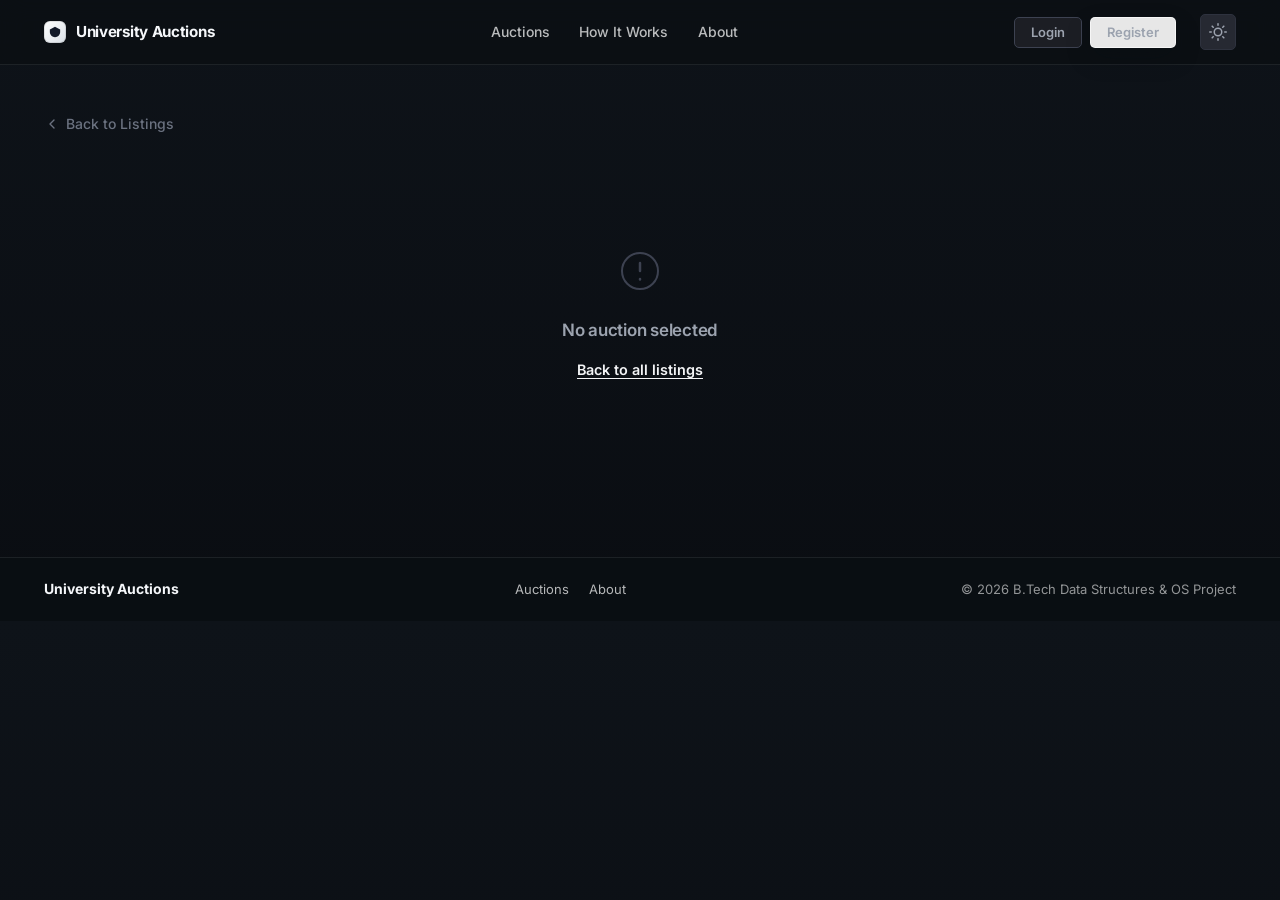
<file: frontend/auction.html>
<!DOCTYPE html>
<html lang="en">
<head>
    <meta charset="UTF-8">
    <meta name="viewport" content="width=device-width, initial-scale=1.0">
    <title>Auction Details — University Auctions</title>
    <meta name="description" content="View auction details, current bids and bid history. Place your bid on this listing.">
    <link rel="stylesheet" href="css/style.css">
    <script>
        (function() {
            const savedTheme = localStorage.getItem('theme');
            if (savedTheme === 'dark') {
                document.documentElement.setAttribute('data-theme', 'dark');
            } else {
                document.documentElement.setAttribute('data-theme', 'light');
            }
        })();
    </script>
</head>
<body>

    <!-- ===================== HEADER ===================== -->
    <header class="site-header">
        <div class="container header-inner">
            <a href="index.html" class="site-logo" aria-label="University Auctions Home">
                <span class="logo-mark">
                    <svg viewBox="0 0 14 14" xmlns="http://www.w3.org/2000/svg">
                        <path d="M7 1L13 4V7C13 10.3 10.3 13 7 13C3.7 13 1 10.3 1 7V4L7 1Z"/>
                    </svg>
                </span>
                <span class="logo-text">University Auctions</span>
            </a>

            <nav class="header-nav" aria-label="Primary navigation">
                <a href="index.html" class="nav-link">Auctions</a>
                <a href="about.html#how-it-works" class="nav-link">How It Works</a>
                <a href="about.html" class="nav-link">About</a>
            </nav>

            <div class="header-actions" id="auth-actions">
                <a href="login.html" class="nav-link btn btn-secondary btn-sm">Login</a>
                <a href="register.html" class="nav-link btn btn-primary btn-sm">Register</a>
            </div>

            <button class="theme-toggle" id="theme-toggle" aria-label="Switch to dark mode" title="Toggle theme">
                <svg class="theme-icon-sun" viewBox="0 0 24 24" width="18" height="18" fill="none" stroke="currentColor" stroke-width="2" stroke-linecap="round" stroke-linejoin="round">
                    <circle cx="12" cy="12" r="5"></circle>
                    <line x1="12" y1="1" x2="12" y2="3"></line>
                    <line x1="12" y1="21" x2="12" y2="23"></line>
                    <line x1="4.22" y1="4.22" x2="5.64" y2="5.64"></line>
                    <line x1="18.36" y1="18.36" x2="19.78" y2="19.78"></line>
                    <line x1="1" y1="12" x2="3" y2="12"></line>
                    <line x1="21" y1="12" x2="23" y2="12"></line>
                    <line x1="4.22" y1="19.78" x2="5.64" y2="18.36"></line>
                    <line x1="18.36" y1="5.64" x2="19.78" y2="4.22"></line>
                </svg>
                <svg class="theme-icon-moon" viewBox="0 0 24 24" width="18" height="18" fill="none" stroke="currentColor" stroke-width="2" stroke-linecap="round" stroke-linejoin="round">
                    <path d="M21 12.79A9 9 0 1 1 11.21 3 7 7 0 0 0 21 12.79z"></path>
                </svg>
            </button>

            <button class="nav-toggle" id="nav-toggle" aria-label="Open menu" aria-expanded="false">
                <span></span><span></span><span></span>
            </button>
        </div>

        <nav class="mobile-nav" id="mobile-nav" aria-label="Mobile navigation">
            <div class="mobile-nav-links">
                <a href="index.html" class="mobile-nav-link">Auctions</a>
                <a href="about.html#how-it-works" class="mobile-nav-link">How It Works</a>
                <a href="about.html" class="mobile-nav-link">About</a>
            </div>
        </nav>
    </header>

    <!-- ===================== MAIN ===================== -->
    <main class="page-main">
        <div class="container">
            <a href="index.html" class="back-link">
                <svg width="16" height="16" viewBox="0 0 24 24" fill="none" stroke="currentColor" stroke-width="2" stroke-linecap="round" stroke-linejoin="round"><polyline points="15 18 9 12 15 6"/></svg>
                Back to Listings
            </a>

            <!-- Content injected by auction.js -->
            <div id="auction-details-container">
                <div class="empty-state">
                    <svg class="empty-icon" viewBox="0 0 48 48" fill="none" xmlns="http://www.w3.org/2000/svg">
                        <circle cx="24" cy="24" r="18" stroke="currentColor" stroke-width="2"/>
                        <path d="M24 16v8M24 32v.5" stroke="currentColor" stroke-width="2.5" stroke-linecap="round"/>
                    </svg>
                    <h3>Loading auction details…</h3>
                    <p>Fetching the latest data from the auction engine.</p>
                </div>
            </div>
        </div>
    </main>

    <!-- ===================== FOOTER ===================== -->
    <footer class="site-footer">
        <div class="container footer-inner">
            <span class="footer-brand">University Auctions</span>
            <div class="footer-links">
                <a href="index.html">Auctions</a>
                <a href="about.html">About</a>
            </div>
            <span class="footer-copy">© 2026 B.Tech Data Structures &amp; OS Project</span>
        </div>
    </footer>

    <script src="js/theme.js?v=1"></script>
    <script src="js/api.js?v=2"></script>
    <script src="js/auth.js?v=2"></script>
    <script src="js/auction.js?v=2"></script>
    <script>
        // Mobile nav toggle
        const toggle = document.getElementById('nav-toggle');
        const mobileNav = document.getElementById('mobile-nav');
        toggle.addEventListener('click', () => {
            const open = mobileNav.classList.toggle('is-open');
            toggle.setAttribute('aria-expanded', open);
        });
    </script>
</body>
</html>
</file>
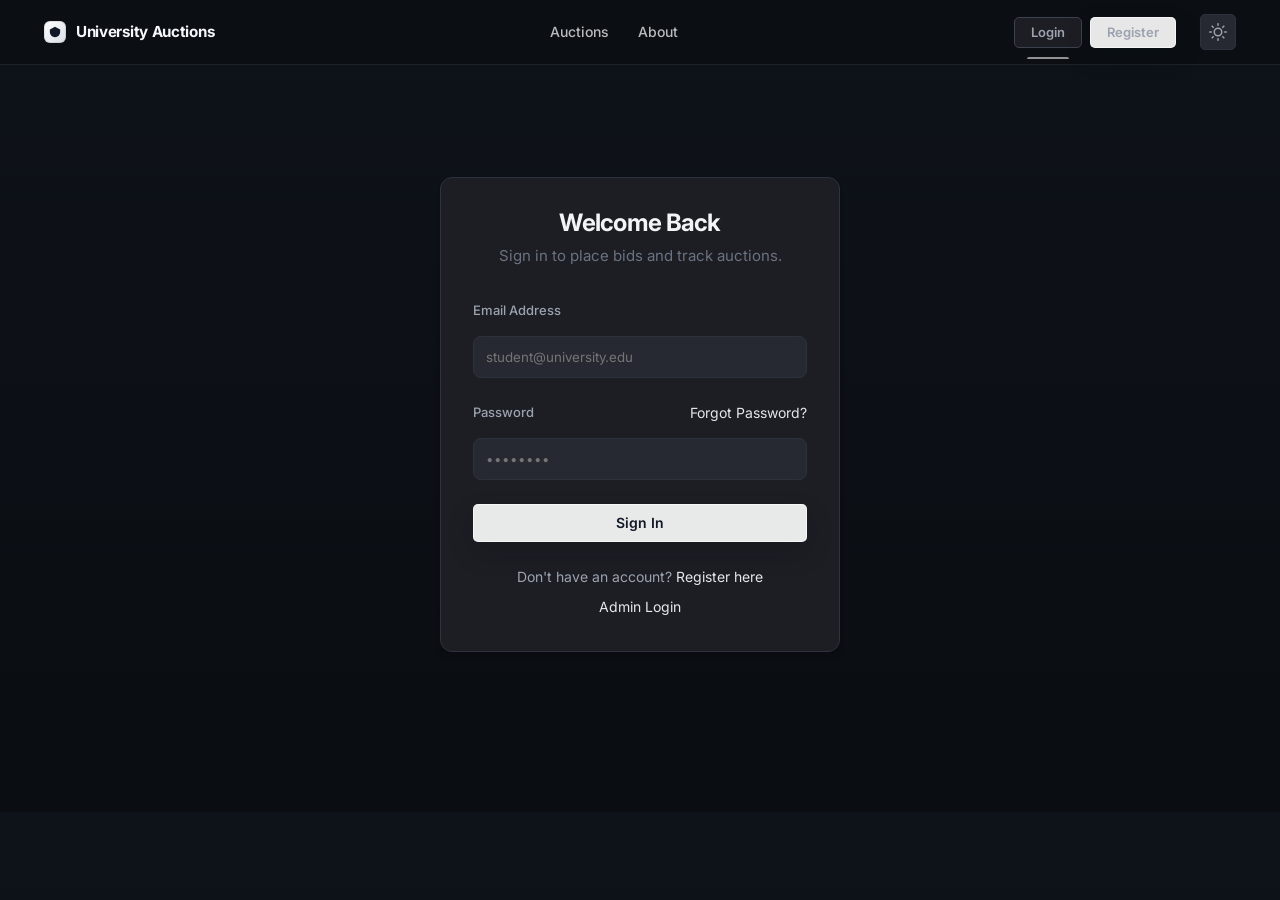
<file: frontend/login.html>
<!DOCTYPE html>
<html lang="en">
<head>
    <meta charset="UTF-8">
    <meta name="viewport" content="width=device-width, initial-scale=1.0">
    <title>Login — University Auctions</title>
    <link rel="stylesheet" href="css/style.css">
    <script>
        (function() {
            const savedTheme = localStorage.getItem('theme');
            if (savedTheme === 'dark') {
                document.documentElement.setAttribute('data-theme', 'dark');
            } else {
                document.documentElement.setAttribute('data-theme', 'light');
            }
        })();
    </script>
    <style>
        .auth-container {
            max-width: 400px;
            margin: 4rem auto;
            padding: 2rem;
            background: var(--color-bg-card);
            border-radius: var(--r-lg);
            border: 1px solid var(--color-border);
            box-shadow: 0 4px 6px -1px rgba(0, 0, 0, 0.1), 0 2px 4px -1px rgba(0, 0, 0, 0.06);
        }
        .auth-header {
            text-align: center;
            margin-bottom: 2rem;
        }
        .auth-header h1 {
            font-size: 1.5rem;
            margin-bottom: 0.5rem;
        }
        .auth-form .form-group {
            margin-bottom: 1.5rem;
        }
        .auth-form label {
            display: block;
            margin-bottom: 0.5rem;
            font-weight: 500;
            color: var(--color-text-2);
        }
        .auth-form input {
            width: 100%;
            padding: 0.75rem;
            border: 1px solid var(--color-border);
            border-radius: var(--r-md);
            background: var(--color-bg-subtle);
            color: var(--color-text);
        }
        .auth-form input:focus {
            outline: none;
            border-color: var(--color-primary);
            box-shadow: 0 0 0 3px rgba(var(--color-primary-rgb), 0.15);
        }
        .auth-links {
            margin-top: 1.5rem;
            text-align: center;
            font-size: 0.875rem;
        }
        .auth-links a {
            color: var(--color-primary);
            text-decoration: none;
        }
        .auth-links a:hover {
            text-decoration: underline;
        }
    </style>
</head>
<body>
    <header class="site-header">
        <div class="container header-inner">
            <a href="index.html" class="site-logo">
                <span class="logo-mark">
                    <svg viewBox="0 0 14 14" xmlns="http://www.w3.org/2000/svg">
                        <path d="M7 1L13 4V7C13 10.3 10.3 13 7 13C3.7 13 1 10.3 1 7V4L7 1Z"/>
                    </svg>
                </span>
                <span class="logo-text">University Auctions</span>
            </a>
            <nav class="header-nav">
                <a href="index.html" class="nav-link">Auctions</a>
                <a href="about.html" class="nav-link">About</a>
            </nav>
            <div class="header-actions" id="auth-actions">
                <a href="login.html" class="nav-link btn btn-secondary btn-sm active">Login</a>
                <a href="register.html" class="nav-link btn btn-primary btn-sm">Register</a>
            </div>
            <button class="theme-toggle" id="theme-toggle" aria-label="Switch to dark mode" title="Toggle theme">
                <svg class="theme-icon-sun" viewBox="0 0 24 24" width="18" height="18" fill="none" stroke="currentColor" stroke-width="2" stroke-linecap="round" stroke-linejoin="round">
                    <circle cx="12" cy="12" r="5"></circle>
                    <line x1="12" y1="1" x2="12" y2="3"></line>
                    <line x1="12" y1="21" x2="12" y2="23"></line>
                    <line x1="4.22" y1="4.22" x2="5.64" y2="5.64"></line>
                    <line x1="18.36" y1="18.36" x2="19.78" y2="19.78"></line>
                    <line x1="1" y1="12" x2="3" y2="12"></line>
                    <line x1="21" y1="12" x2="23" y2="12"></line>
                    <line x1="4.22" y1="19.78" x2="5.64" y2="18.36"></line>
                    <line x1="18.36" y1="5.64" x2="19.78" y2="4.22"></line>
                </svg>
                <svg class="theme-icon-moon" viewBox="0 0 24 24" width="18" height="18" fill="none" stroke="currentColor" stroke-width="2" stroke-linecap="round" stroke-linejoin="round">
                    <path d="M21 12.79A9 9 0 1 1 11.21 3 7 7 0 0 0 21 12.79z"></path>
                </svg>
            </button>
        </div>
    </header>

    <main class="page-main">
        <div class="container">
            <div class="auth-container">
                <div class="auth-header">
                    <h1>Welcome Back</h1>
                    <p class="text-muted">Sign in to place bids and track auctions.</p>
                </div>
                
                <div id="login-message"></div>
                
                <form class="auth-form" id="login-form">
                    <div class="form-group">
                        <label for="email">Email Address</label>
                        <input type="email" id="email" required placeholder="student@university.edu">
                    </div>
                    <div class="form-group">
                        <div style="display:flex; justify-content:space-between;">
                            <label for="password">Password</label>
                            <a href="#" style="font-size:0.875rem; color:var(--color-primary);" onclick="openForgotModal(event)">Forgot Password?</a>
                        </div>
                        <input type="password" id="password" required placeholder="••••••••">
                    </div>
                    <button type="submit" class="btn btn-primary btn-full" id="login-btn">Sign In</button>
                </form>
                
                <div class="auth-links">
                    <p>Don't have an account? <a href="register.html">Register here</a></p>
                    <p style="margin-top:0.5rem;"><a href="admin-login.html" class="text-muted">Admin Login</a></p>
                </div>
            </div>
        </div>

        <!-- Forgot Password Modal -->
        <div class="modal" id="forgot-modal" style="display:none; position:fixed; top:0; left:0; width:100%; height:100%; background:rgba(0,0,0,0.5); z-index:1000; align-items:center; justify-content:center;">
            <div class="modal-content" style="background:var(--color-bg-card); padding:2rem; border-radius:var(--r-lg); width:100%; max-width:400px;">
                <h3 style="margin-top:0;">Reset Password</h3>
                <div id="forgot-msg"></div>
                
                <div id="forgot-step-1">
                    <div class="form-group" style="margin-bottom:1rem;">
                        <label style="display:block; margin-bottom:0.5rem;">Registered Email</label>
                        <input type="email" id="forgot-email" style="width:100%; padding:0.75rem; border:1px solid var(--color-border); border-radius:var(--r-md); background:var(--color-bg-subtle);">
                    </div>
                    <div style="display:flex; gap:1rem; margin-top:1.5rem;">
                        <button class="btn btn-outline" style="flex:1;" onclick="closeForgotModal()">Cancel</button>
                        <button class="btn btn-primary" style="flex:1;" id="btn-forgot-request" onclick="requestReset()">Send Code</button>
                    </div>
                </div>

                <div id="forgot-step-2" style="display:none;">
                    <p class="text-muted" style="font-size:0.875rem; margin-bottom:1rem; text-align: center;">We sent a 6-digit code to:<br><strong id="forgot-email-target"></strong></p>
                    <div class="form-group" style="text-align: center; margin-bottom:1rem;">
                        <label style="display:block; margin-bottom:0.5rem;" class="sr-only">Verification Code</label>
                        <input type="text" id="forgot-otp" placeholder="000000" maxlength="6" autocomplete="one-time-code" style="width:100%; max-width:200px; padding:0.75rem; border:1px solid var(--color-border); border-radius:var(--r-md); background:var(--color-bg-subtle); text-align: center; font-size: 1.5rem; letter-spacing: 0.5em; font-family: monospace;">
                    </div>
                    <div style="text-align: center; margin-bottom: 1rem; font-size: 0.875rem;">
                        <span class="text-muted" id="forgot-timer-text">Code expires in 10:00</span>
                    </div>
                    <div style="text-align: center; margin-bottom: 1rem;">
                        <button type="button" class="btn btn-secondary btn-sm" id="btn-resend-forgot" onclick="resendForgotOtp()" disabled>Resend code (60s)</button>
                    </div>
                    <div style="display:flex; gap:1rem; margin-top:1.5rem;">
                        <button class="btn btn-outline" style="flex:1;" onclick="closeForgotModal()">Cancel</button>
                        <button class="btn btn-primary" style="flex:1;" id="btn-forgot-verify" onclick="verifyReset()">Verify</button>
                    </div>
                </div>

                <div id="forgot-step-3" style="display:none;">
                    <div class="form-group" style="margin-bottom:1rem;">
                        <label style="display:block; margin-bottom:0.5rem;">New Password</label>
                        <input type="password" id="forgot-new-pass" style="width:100%; padding:0.75rem; border:1px solid var(--color-border); border-radius:var(--r-md); background:var(--color-bg-subtle);">
                    </div>
                    <div style="display:flex; gap:1rem; margin-top:1.5rem;">
                        <button class="btn btn-outline" style="flex:1;" onclick="closeForgotModal()">Cancel</button>
                        <button class="btn btn-primary" style="flex:1;" id="btn-forgot-complete" onclick="completeReset()">Reset Password</button>
                    </div>
                </div>
            </div>
        </div>
    </main>

    <script src="js/theme.js?v=1"></script>
    <script src="js/api.js?v=2"></script>
    <script src="js/auth.js?v=2"></script>
    <script>
        let forgotOtpInterval = null;

        function openForgotModal(e) {
            e.preventDefault();
            document.getElementById('forgot-modal').style.display = 'flex';
            document.getElementById('forgot-email').value = document.getElementById('email').value;
            document.getElementById('forgot-step-1').style.display = 'block';
            document.getElementById('forgot-step-2').style.display = 'none';
            document.getElementById('forgot-step-3').style.display = 'none';
            showForgotMsg('', '');
            if (forgotOtpInterval) clearInterval(forgotOtpInterval);
        }

        function closeForgotModal() {
            document.getElementById('forgot-modal').style.display = 'none';
            if (forgotOtpInterval) clearInterval(forgotOtpInterval);
        }

        function showForgotMsg(text, type) {
            const el = document.getElementById('forgot-msg');
            el.textContent = text;
            el.className = 'alert ' + (type === 'success' ? 'alert-success' : 'alert-error');
            el.style.display = text ? 'block' : 'none';
            el.style.marginBottom = text ? '1rem' : '0';
        }

        async function requestReset() {
            const email = document.getElementById('forgot-email').value;
            if(!email.trim()) return showForgotMsg('Email required', 'error');
            const btn = document.getElementById('btn-forgot-request');
            btn.disabled = true; btn.textContent = 'Sending...';
            
            const res = await api.requestPasswordReset(email);
            if(res.success) {
                showForgotMsg(res.message, 'success');
                document.getElementById('forgot-email-target').textContent = email;
                setTimeout(() => {
                    document.getElementById('forgot-step-1').style.display = 'none';
                    document.getElementById('forgot-step-2').style.display = 'block';
                    document.getElementById('forgot-otp').value = '';
                    document.getElementById('forgot-otp').focus();
                    startForgotOtpTimer();
                    showForgotMsg('', '');
                }, 2000);
            } else {
                showForgotMsg(res.error, 'error');
                btn.disabled = false; btn.textContent = 'Send Code';
            }
        }

        function startForgotOtpTimer() {
            if (forgotOtpInterval) clearInterval(forgotOtpInterval);
            const btnResend = document.getElementById('btn-resend-forgot');
            const timerText = document.getElementById('forgot-timer-text');
            let timeLeft = 600;
            let resendCooldown = 60;

            btnResend.disabled = true;

            forgotOtpInterval = setInterval(() => {
                timeLeft--;
                resendCooldown--;

                if (timeLeft <= 0) {
                    clearInterval(forgotOtpInterval);
                    timerText.textContent = 'Code expired';
                    btnResend.textContent = 'Resend code';
                    btnResend.disabled = false;
                    return;
                }

                const m = Math.floor(timeLeft / 60).toString().padStart(2, '0');
                const s = (timeLeft % 60).toString().padStart(2, '0');
                timerText.textContent = `Code expires in ${m}:${s}`;

                if (resendCooldown > 0) {
                    btnResend.textContent = `Resend code (${resendCooldown}s)`;
                    btnResend.disabled = true;
                } else {
                    btnResend.textContent = 'Resend code';
                    btnResend.disabled = false;
                }
            }, 1000);
        }

        async function resendForgotOtp() {
            const btn = document.getElementById('btn-resend-forgot');
            btn.disabled = true;
            btn.textContent = 'Sending...';
            showForgotMsg('', '');

            const email = document.getElementById('forgot-email').value;
            const res = await api.requestPasswordReset(email);
            
            if (res.success) {
                showForgotMsg('New code sent!', 'success');
                document.getElementById('forgot-otp').value = '';
                document.getElementById('forgot-otp').focus();
                startForgotOtpTimer();
            } else {
                showForgotMsg(res.error || 'Failed to resend', 'error');
                btn.disabled = false;
                btn.textContent = 'Resend code';
            }
        }

        async function verifyReset() {
            const email = document.getElementById('forgot-email').value;
            const otp = document.getElementById('forgot-otp').value;
            if(!otp.trim()) return showForgotMsg('OTP required', 'error');
            const btn = document.getElementById('btn-forgot-verify');
            btn.disabled = true; btn.textContent = 'Verifying...';

            const res = await api.verifyPasswordReset(email, otp);
            if(res.success) {
                showForgotMsg('Verified.', 'success');
                setTimeout(() => {
                    document.getElementById('forgot-step-2').style.display = 'none';
                    document.getElementById('forgot-step-3').style.display = 'block';
                    showForgotMsg('', '');
                }, 1000);
            } else {
                showForgotMsg(res.error, 'error');
                btn.disabled = false; btn.textContent = 'Verify';
            }
        }

        async function completeReset() {
            const email = document.getElementById('forgot-email').value;
            const otp = document.getElementById('forgot-otp').value;
            const np = document.getElementById('forgot-new-pass').value;
            if(!np) return showForgotMsg('New password required', 'error');
            const btn = document.getElementById('btn-forgot-complete');
            btn.disabled = true; btn.textContent = 'Resetting...';

            const res = await api.completePasswordReset(email, otp, np);
            if(res.success) {
                showForgotMsg('Password updated! You can now login.', 'success');
                setTimeout(() => {
                    closeForgotModal();
                    document.getElementById('password').value = '';
                }, 2000);
            } else {
                showForgotMsg(res.error, 'error');
                btn.disabled = false; btn.textContent = 'Reset Password';
            }
        }
    </script>
</body>
</html>
</file>
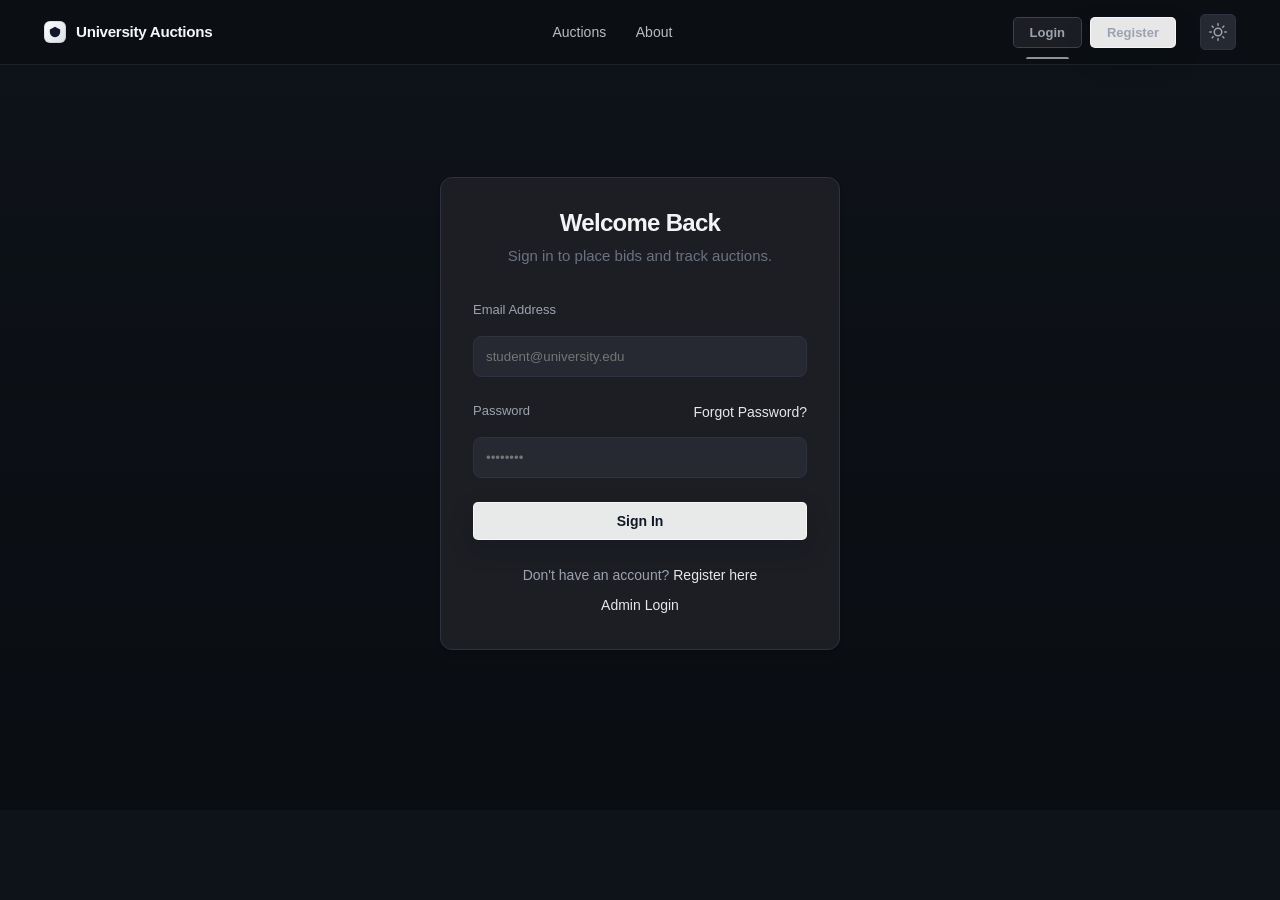
<file: frontend/profile.html>
<!DOCTYPE html>
<html lang="en">
<head>
    <meta charset="UTF-8">
    <meta name="viewport" content="width=device-width, initial-scale=1.0">
    <title>My Profile — University Auctions</title>
    <meta name="description" content="Your auction activity, bid history and account settings on University Auctions.">
    <link rel="stylesheet" href="css/style.css">
    <link rel="stylesheet" href="css/profile.css">
    <script>
        (function() {
            const savedTheme = localStorage.getItem('theme');
            if (savedTheme === 'dark') {
                document.documentElement.setAttribute('data-theme', 'dark');
            } else {
                document.documentElement.setAttribute('data-theme', 'light');
            }
        })();
    </script>
</head>
<body>
    <header class="site-header">
        <div class="container header-inner">
            <a href="index.html" class="site-logo" aria-label="University Auctions Home">
                <span class="logo-mark">
                    <svg viewBox="0 0 14 14" xmlns="http://www.w3.org/2000/svg">
                        <path d="M7 1L13 4V7C13 10.3 10.3 13 7 13C3.7 13 1 10.3 1 7V4L7 1Z"/>
                    </svg>
                </span>
                <span class="logo-text">University Auctions</span>
            </a>
            <nav class="header-nav" aria-label="Primary navigation">
                <a href="index.html" class="nav-link">Auctions</a>
                <a href="about.html#how-it-works" class="nav-link">How It Works</a>
                <a href="about.html" class="nav-link">About</a>
            </nav>
            <div class="header-actions" id="auth-actions">
                <a href="login.html" class="nav-link btn btn-secondary btn-sm">Login</a>
                <a href="register.html" class="nav-link btn btn-primary btn-sm">Register</a>
            </div>
            <button class="theme-toggle" id="theme-toggle" aria-label="Switch to dark mode" title="Toggle theme">
                <svg class="theme-icon-sun" viewBox="0 0 24 24" width="18" height="18" fill="none" stroke="currentColor" stroke-width="2" stroke-linecap="round" stroke-linejoin="round">
                    <circle cx="12" cy="12" r="5"></circle>
                    <line x1="12" y1="1" x2="12" y2="3"></line>
                    <line x1="12" y1="21" x2="12" y2="23"></line>
                    <line x1="4.22" y1="4.22" x2="5.64" y2="5.64"></line>
                    <line x1="18.36" y1="18.36" x2="19.78" y2="19.78"></line>
                    <line x1="1" y1="12" x2="3" y2="12"></line>
                    <line x1="21" y1="12" x2="23" y2="12"></line>
                    <line x1="4.22" y1="19.78" x2="5.64" y2="18.36"></line>
                    <line x1="18.36" y1="5.64" x2="19.78" y2="4.22"></line>
                </svg>
                <svg class="theme-icon-moon" viewBox="0 0 24 24" width="18" height="18" fill="none" stroke="currentColor" stroke-width="2" stroke-linecap="round" stroke-linejoin="round">
                    <path d="M21 12.79A9 9 0 1 1 11.21 3 7 7 0 0 0 21 12.79z"></path>
                </svg>
            </button>
            <button class="nav-toggle" id="nav-toggle" aria-label="Open menu" aria-expanded="false">
                <span></span><span></span><span></span>
            </button>
        </div>
        <nav class="mobile-nav" id="mobile-nav" aria-label="Mobile navigation">
            <div class="mobile-nav-links">
                <a href="index.html" class="mobile-nav-link">Auctions</a>
                <a href="about.html#how-it-works" class="mobile-nav-link">How It Works</a>
                <a href="about.html" class="mobile-nav-link">About</a>
                <a href="profile.html" class="mobile-nav-link active">Profile</a>
            </div>
        </nav>
    </header>

    <main class="page-main">
        <div class="container">
            <div class="profile-layout">

                <!-- ── LEFT COLUMN: sidebar ─────────────────────────────────── -->
                <aside class="profile-sidebar">
                    <!-- Profile header card -->
                    <div class="profile-header-card">
                        <div class="profile-avatar" id="profile-avatar">U</div>
                        <div class="profile-identity">
                            <h1 class="profile-name" id="profile-username-display">Loading…</h1>
                            <p class="profile-email" id="profile-email-display">—</p>
                            <p class="profile-since">Member since <span id="profile-date-display">—</span></p>
                        </div>
                        <div class="profile-status-row">
                            <span class="profile-role-badge" id="profile-role-badge">USER</span>
                            <span class="profile-email-badge" id="profile-email-badge">Unverified</span>
                        </div>
                    </div>

                    <!-- Quick stats compact row -->
                    <div class="profile-quick-stats" id="profile-quick-stats">
                        <div class="pqs-item">
                            <span class="pqs-value" id="pqs-bids">—</span>
                            <span class="pqs-label">Bids</span>
                        </div>
                        <div class="pqs-item">
                            <span class="pqs-value" id="pqs-auctions">—</span>
                            <span class="pqs-label">Auctions</span>
                        </div>
                        <div class="pqs-item pqs-item--won">
                            <span class="pqs-value" id="pqs-won">—</span>
                            <span class="pqs-label">Won</span>
                        </div>
                        <div class="pqs-item pqs-item--active">
                            <span class="pqs-value" id="pqs-active">—</span>
                            <span class="pqs-label">Active</span>
                        </div>
                    </div>

                    <!-- Sidebar nav -->
                    <nav class="profile-nav" aria-label="Profile sections">
                        <button class="profile-nav-item active" data-section="activity" id="nav-activity">Auction Activity</button>
                        <button class="profile-nav-item" data-section="bids" id="nav-bids">Bid History</button>
                        <button class="profile-nav-item" data-section="analytics" id="nav-analytics">My Analytics</button>
                        <button class="profile-nav-item" data-section="account" id="nav-account">Account &amp; Security</button>
                        <a href="wallet.html" class="profile-nav-item" style="text-decoration:none; display:block;">💰 My Wallet</a>
                    </nav>
                </aside>

                <!-- ── RIGHT COLUMN: main content ──────────────────────────── -->
                <div class="profile-main">

                    <!-- ══ SECTION: Auction Activity ══════════════════════════ -->
                    <section id="section-activity" class="profile-section active" aria-labelledby="nav-activity">
                        <div class="section-topbar">
                            <h2 class="section-title">Auction Activity</h2>
                            <div class="activity-filter-row" id="activity-filters">
                                <button class="pf-tab active" data-filter="ALL">All</button>
                                <button class="pf-tab" data-filter="WINNING">Winning</button>
                                <button class="pf-tab" data-filter="OUTBID">Outbid</button>
                                <button class="pf-tab" data-filter="WON">Won</button>
                                <button class="pf-tab" data-filter="LOST">Lost</button>
                            </div>
                        </div>
                        <div id="activity-list" class="activity-cards-list">
                            <div class="activity-empty-state">
                                <div class="empty-icon-wrap">🔨</div>
                                <p>Loading activity…</p>
                            </div>
                        </div>
                    </section>

                    <!-- ══ SECTION: Bid History ══════════════════════════════ -->
                    <section id="section-bids" class="profile-section" aria-labelledby="nav-bids">
                        <div class="section-topbar">
                            <h2 class="section-title">Bid History</h2>
                            <div class="sort-select-wrap">
                                <select id="bid-sort" class="sort-select" aria-label="Sort bids">
                                    <option value="newest">Newest first</option>
                                    <option value="oldest">Oldest first</option>
                                    <option value="highest">Highest bid</option>
                                </select>
                            </div>
                        </div>
                        <div class="table-wrap">
                            <table class="bid-history-table">
                                <thead>
                                    <tr>
                                        <th>Auction</th>
                                        <th>My Bid</th>
                                        <th>Date</th>
                                        <th>Current Highest</th>
                                        <th>Status</th>
                                        <th>Result</th>
                                    </tr>
                                </thead>
                                <tbody id="bid-history-tbody">
                                    <tr><td colspan="6" class="table-empty">Loading bid history…</td></tr>
                                </tbody>
                            </table>
                        </div>
                    </section>

                    <!-- ══ SECTION: Analytics ════════════════════════════════ -->
                    <section id="section-analytics" class="profile-section" aria-labelledby="nav-analytics">
                        <div class="section-topbar">
                            <h2 class="section-title">My Analytics</h2>
                        </div>

                        <!-- Stats summary -->
                        <div class="analytics-stat-grid" id="analytics-stats">
                            <div class="a-stat-card">
                                <span class="a-stat-label">Total Bids</span>
                                <span class="a-stat-value" id="a-total-bids">—</span>
                            </div>
                            <div class="a-stat-card">
                                <span class="a-stat-label">Total Amount Bid</span>
                                <span class="a-stat-value" id="a-total-amount">—</span>
                            </div>
                            <div class="a-stat-card">
                                <span class="a-stat-label">Highest Bid</span>
                                <span class="a-stat-value" id="a-highest">—</span>
                            </div>
                            <div class="a-stat-card">
                                <span class="a-stat-label">Auctions Won</span>
                                <span class="a-stat-value a-stat-value--won" id="a-won">—</span>
                            </div>
                        </div>

                        <!-- Bid activity chart -->
                        <div class="analytics-chart-card">
                            <h3 class="chart-title">Bid Activity — Last 14 Days</h3>
                            <div id="user-bid-chart" class="user-chart-container">
                                <p class="chart-loading-msg">Loading chart…</p>
                            </div>
                        </div>

                        <!-- Win/Loss visualization -->
                        <div class="analytics-chart-card">
                            <h3 class="chart-title">Auction Results</h3>
                            <div id="win-loss-chart" class="win-loss-container">
                                <p class="chart-loading-msg">Loading…</p>
                            </div>
                        </div>
                    </section>

                    <!-- ══ SECTION: Account & Security ═══════════════════════ -->
                    <section id="section-account" class="profile-section" aria-labelledby="nav-account">
                        <div class="section-topbar">
                            <h2 class="section-title">Account &amp; Security</h2>
                        </div>

                        <!-- Personal Information -->
                        <div class="account-block">
                            <h3 class="account-block-title">Personal Information</h3>
                            <div class="account-field-row">
                                <div class="account-field">
                                    <span class="account-field-label">Username</span>
                                    <span class="account-field-value" id="info-username">—</span>
                                </div>
                                <button class="btn btn-secondary btn-sm" onclick="openModal('username-modal')" aria-label="Change username">Change</button>
                            </div>
                            <div class="account-field-row">
                                <div class="account-field">
                                    <span class="account-field-label">Email</span>
                                    <span class="account-field-value" id="info-email">—</span>
                                </div>
                                <button class="btn btn-secondary btn-sm" onclick="openModal('email-modal')" aria-label="Change email">Change</button>
                            </div>
                            <div class="account-field-row" style="border-bottom:none;">
                                <div class="account-field">
                                    <span class="account-field-label">Email Verification</span>
                                    <span class="account-field-value" id="info-email-status">—</span>
                                </div>
                            </div>
                        </div>

                        <!-- Security -->
                        <div class="account-block">
                            <h3 class="account-block-title">Security</h3>
                            <div class="account-field-row" style="border-bottom:none;">
                                <div class="account-field">
                                    <span class="account-field-label">Password</span>
                                    <span class="account-field-value" style="color:var(--color-text-3);">••••••••</span>
                                </div>
                                <button class="btn btn-secondary btn-sm" onclick="openModal('password-modal')" aria-label="Change password">Change</button>
                            </div>
                        </div>

                        <!-- Account actions -->
                        <div class="account-block" style="border-bottom:none;">
                            <h3 class="account-block-title">Account Actions</h3>
                            <button class="btn btn-secondary" onclick="handleLogout()">Logout</button>
                        </div>
                    </section>

                </div><!-- /profile-main -->
            </div><!-- /profile-layout -->
        </div>
    </main>

    <footer class="site-footer">
        <div class="container footer-inner">
            <span class="footer-brand">University Auctions</span>
            <div class="footer-links">
                <a href="index.html">Auctions</a>
                <a href="about.html">About</a>
            </div>
            <span class="footer-copy">© 2026 B.Tech Data Structures &amp; OS Project</span>
        </div>
    </footer>

    <!-- ── Username Modal ──────────────────────────────────────────────────── -->
    <div class="modal" id="username-modal" role="dialog" aria-modal="true" aria-labelledby="um-title">
        <div class="modal-content">
            <div class="modal-header">
                <h3 id="um-title">Change Username</h3>
                <button class="modal-close" onclick="closeModal('username-modal')" aria-label="Close">&times;</button>
            </div>
            <div id="username-msg"></div>
            <div class="form-group">
                <label for="new-username-input">New Username</label>
                <input type="text" id="new-username-input" class="form-input" autocomplete="username">
            </div>
            <div class="btn-group">
                <button class="btn btn-secondary" style="flex:1;" onclick="closeModal('username-modal')">Cancel</button>
                <button class="btn btn-primary" style="flex:1;" id="btn-save-username" onclick="saveUsername()">Save</button>
            </div>
        </div>
    </div>

    <!-- ── Email Modal (2-step) ────────────────────────────────────────────── -->
    <div class="modal" id="email-modal" role="dialog" aria-modal="true" aria-labelledby="em-title">
        <div class="modal-content">
            <div class="modal-header">
                <h3 id="em-title">Change Email</h3>
                <button class="modal-close" onclick="closeModal('email-modal')" aria-label="Close">&times;</button>
            </div>
            <div id="email-msg"></div>
            <div id="email-step-1">
                <div class="form-group">
                    <label for="new-email-input">New Email Address</label>
                    <input type="email" id="new-email-input" class="form-input" autocomplete="email">
                </div>
                <div class="btn-group">
                    <button class="btn btn-secondary" style="flex:1;" onclick="closeModal('email-modal')">Cancel</button>
                    <button class="btn btn-primary" style="flex:1;" id="btn-request-email" onclick="requestEmailChange()">Send Code</button>
                </div>
            </div>
            <div id="email-step-2" class="hidden">
                <p class="text-muted" style="font-size:0.875rem; margin-bottom:1rem; text-align: center;">We sent a 6-digit code to:<br><strong id="otp-email-target"></strong></p>
                <div class="form-group" style="text-align: center;">
                    <label for="email-otp-input" class="sr-only">Verification Code</label>
                    <input type="text" id="email-otp-input" class="form-input otp-input" placeholder="000000" maxlength="6" autocomplete="one-time-code" style="text-align: center; font-size: 1.5rem; letter-spacing: 0.5em; font-family: monospace;">
                </div>
                <div style="text-align: center; margin-bottom: 1rem; font-size: 0.875rem;">
                    <span class="text-muted" id="otp-timer-text">Code expires in 10:00</span>
                </div>
                <div style="text-align: center; margin-bottom: 1rem;">
                    <button type="button" class="btn btn-secondary btn-sm" id="btn-resend-email" onclick="resendEmailOtp()" disabled>Resend code (60s)</button>
                </div>
                <div class="btn-group">
                    <button class="btn btn-secondary" style="flex:1;" onclick="closeModal('email-modal')">Cancel</button>
                    <button class="btn btn-primary" style="flex:1;" id="btn-verify-email" onclick="verifyEmailChange()">Verify</button>
                </div>
            </div>
        </div>
    </div>

    <!-- ── Password Modal ─────────────────────────────────────────────────── -->
    <div class="modal" id="password-modal" role="dialog" aria-modal="true" aria-labelledby="pm-title">
        <div class="modal-content">
            <div class="modal-header">
                <h3 id="pm-title">Change Password</h3>
                <button class="modal-close" onclick="closeModal('password-modal')" aria-label="Close">&times;</button>
            </div>
            <div id="password-msg"></div>
            <div class="form-group">
                <label for="current-password-input">Current Password</label>
                <input type="password" id="current-password-input" class="form-input" autocomplete="current-password">
            </div>
            <div class="form-group">
                <label for="new-password-input">New Password</label>
                <input type="password" id="new-password-input" class="form-input" autocomplete="new-password">
            </div>
            <div class="form-group">
                <label for="confirm-password-input">Confirm New Password</label>
                <input type="password" id="confirm-password-input" class="form-input" autocomplete="new-password">
            </div>
            <div class="btn-group">
                <button class="btn btn-secondary" style="flex:1;" onclick="closeModal('password-modal')">Cancel</button>
                <button class="btn btn-primary" style="flex:1;" id="btn-save-password" onclick="savePassword()">Change Password</button>
            </div>
        </div>
    </div>

    <script src="js/theme.js?v=1"></script>
    <script src="js/api.js?v=4"></script>
    <script src="js/auth.js?v=4"></script>
    <script src="js/profile.js?v=4"></script>
    <script>
        // Mobile nav
        const toggle = document.getElementById('nav-toggle');
        const mobileNav = document.getElementById('mobile-nav');
        toggle.addEventListener('click', () => {
            const open = mobileNav.classList.toggle('is-open');
            toggle.setAttribute('aria-expanded', open);
        });
        // ESC closes modals
        document.addEventListener('keydown', e => {
            if (e.key === 'Escape') {
                ['username-modal', 'email-modal', 'password-modal'].forEach(id => {
                    document.getElementById(id)?.classList.remove('active');
                });
            }
        });
    </script>
</body>
</html>
</file>
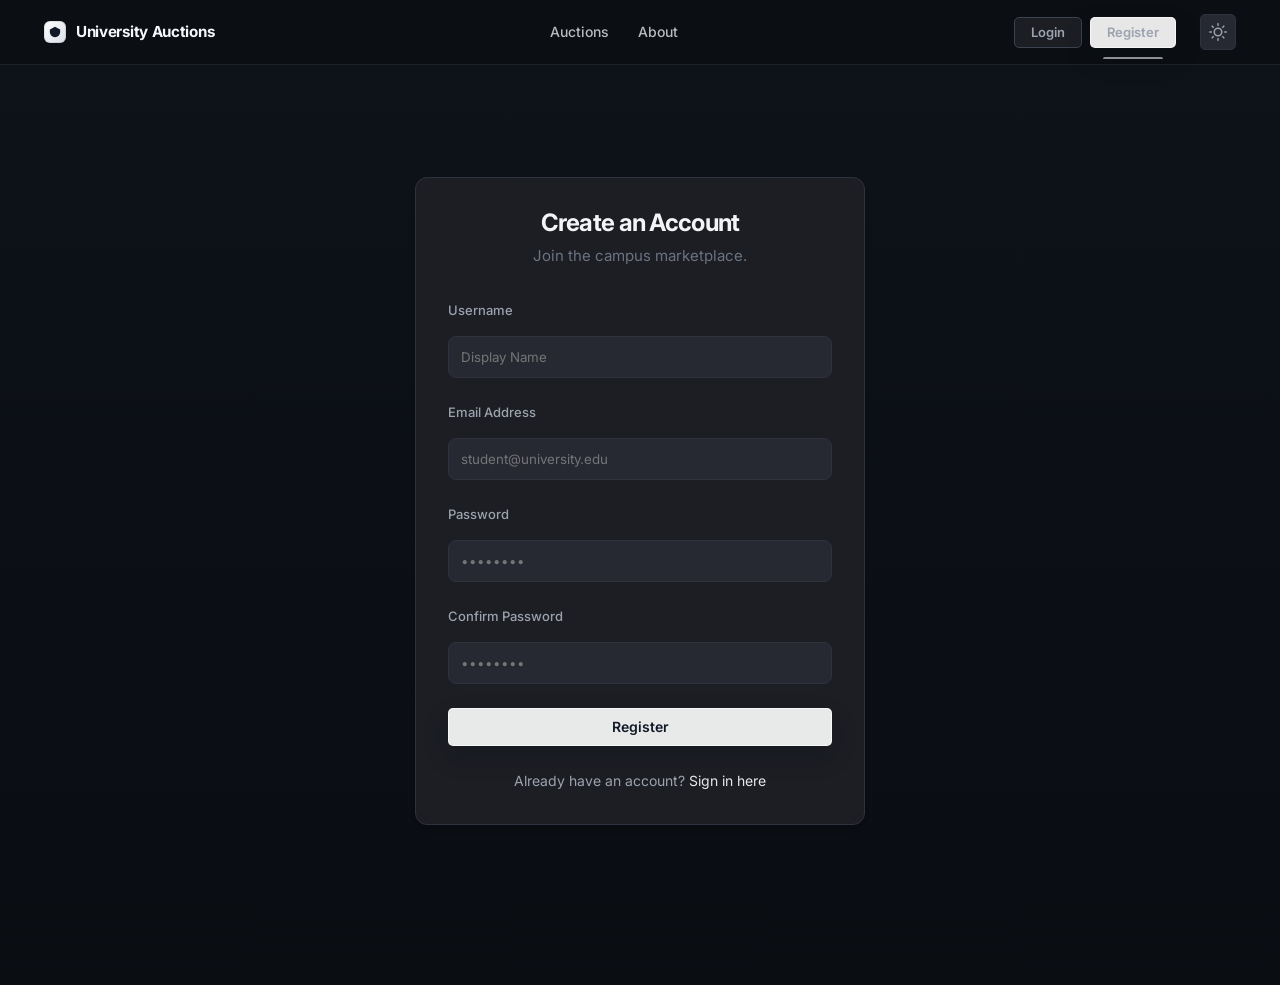
<file: frontend/register.html>
<!DOCTYPE html>
<html lang="en">
<head>
    <meta charset="UTF-8">
    <meta name="viewport" content="width=device-width, initial-scale=1.0">
    <title>Register — University Auctions</title>
    <link rel="stylesheet" href="css/style.css">
    <script>
        (function() {
            const savedTheme = localStorage.getItem('theme');
            if (savedTheme === 'dark') {
                document.documentElement.setAttribute('data-theme', 'dark');
            } else {
                document.documentElement.setAttribute('data-theme', 'light');
            }
        })();
    </script>
    <style>
        .auth-container {
            max-width: 450px;
            margin: 4rem auto;
            padding: 2rem;
            background: var(--color-bg-card);
            border-radius: var(--r-lg);
            border: 1px solid var(--color-border);
            box-shadow: 0 4px 6px -1px rgba(0, 0, 0, 0.1), 0 2px 4px -1px rgba(0, 0, 0, 0.06);
        }
        .auth-header {
            text-align: center;
            margin-bottom: 2rem;
        }
        .auth-header h1 {
            font-size: 1.5rem;
            margin-bottom: 0.5rem;
        }
        .auth-form .form-group {
            margin-bottom: 1.5rem;
        }
        .auth-form label {
            display: block;
            margin-bottom: 0.5rem;
            font-weight: 500;
            color: var(--color-text-2);
        }
        .auth-form input {
            width: 100%;
            padding: 0.75rem;
            border: 1px solid var(--color-border);
            border-radius: var(--r-md);
            background: var(--color-bg-subtle);
            color: var(--color-text);
        }
        .auth-form input:focus {
            outline: none;
            border-color: var(--color-primary);
            box-shadow: 0 0 0 3px rgba(var(--color-primary-rgb), 0.15);
        }
        .auth-links {
            margin-top: 1.5rem;
            text-align: center;
            font-size: 0.875rem;
        }
        .auth-links a {
            color: var(--color-primary);
            text-decoration: none;
        }
        .auth-links a:hover {
            text-decoration: underline;
        }
    </style>
</head>
<body>
    <header class="site-header">
        <div class="container header-inner">
            <a href="index.html" class="site-logo">
                <span class="logo-mark">
                    <svg viewBox="0 0 14 14" xmlns="http://www.w3.org/2000/svg">
                        <path d="M7 1L13 4V7C13 10.3 10.3 13 7 13C3.7 13 1 10.3 1 7V4L7 1Z"/>
                    </svg>
                </span>
                <span class="logo-text">University Auctions</span>
            </a>
            <nav class="header-nav">
                <a href="index.html" class="nav-link">Auctions</a>
                <a href="about.html" class="nav-link">About</a>
            </nav>
            <div class="header-actions" id="auth-actions">
                <a href="login.html" class="nav-link btn btn-secondary btn-sm">Login</a>
                <a href="register.html" class="nav-link btn btn-primary btn-sm active">Register</a>
            </div>
            <button class="theme-toggle" id="theme-toggle" aria-label="Switch to dark mode" title="Toggle theme">
                <svg class="theme-icon-sun" viewBox="0 0 24 24" width="18" height="18" fill="none" stroke="currentColor" stroke-width="2" stroke-linecap="round" stroke-linejoin="round">
                    <circle cx="12" cy="12" r="5"></circle>
                    <line x1="12" y1="1" x2="12" y2="3"></line>
                    <line x1="12" y1="21" x2="12" y2="23"></line>
                    <line x1="4.22" y1="4.22" x2="5.64" y2="5.64"></line>
                    <line x1="18.36" y1="18.36" x2="19.78" y2="19.78"></line>
                    <line x1="1" y1="12" x2="3" y2="12"></line>
                    <line x1="21" y1="12" x2="23" y2="12"></line>
                    <line x1="4.22" y1="19.78" x2="5.64" y2="18.36"></line>
                    <line x1="18.36" y1="5.64" x2="19.78" y2="4.22"></line>
                </svg>
                <svg class="theme-icon-moon" viewBox="0 0 24 24" width="18" height="18" fill="none" stroke="currentColor" stroke-width="2" stroke-linecap="round" stroke-linejoin="round">
                    <path d="M21 12.79A9 9 0 1 1 11.21 3 7 7 0 0 0 21 12.79z"></path>
                </svg>
            </button>
        </div>
    </header>

    <main class="page-main">
        <div class="container">
            <div class="auth-container">
                <div class="auth-header">
                    <h1>Create an Account</h1>
                    <p class="text-muted">Join the campus marketplace.</p>
                </div>
                
                <div id="register-message"></div>
                
                <form class="auth-form" id="register-form">
                    <div class="form-group">
                        <label for="username">Username</label>
                        <input type="text" id="username" required placeholder="Display Name">
                    </div>
                    <div class="form-group">
                        <label for="email">Email Address</label>
                        <input type="email" id="email" required placeholder="student@university.edu">
                    </div>
                    <div class="form-group">
                        <label for="password">Password</label>
                        <input type="password" id="password" required placeholder="••••••••">
                    </div>
                    <div class="form-group">
                        <label for="confirm-password">Confirm Password</label>
                        <input type="password" id="confirm-password" required placeholder="••••••••">
                    </div>
                    <button type="submit" class="btn btn-primary btn-full" id="register-btn">Register</button>
                </form>
                
                <div class="auth-links">
                    <p>Already have an account? <a href="login.html">Sign in here</a></p>
                </div>
            </div>
        </div>
    </main>

    <script src="js/theme.js?v=1"></script>
    <script src="js/api.js?v=2"></script>
    <script src="js/auth.js?v=2"></script>
</body>
</html>
</file>
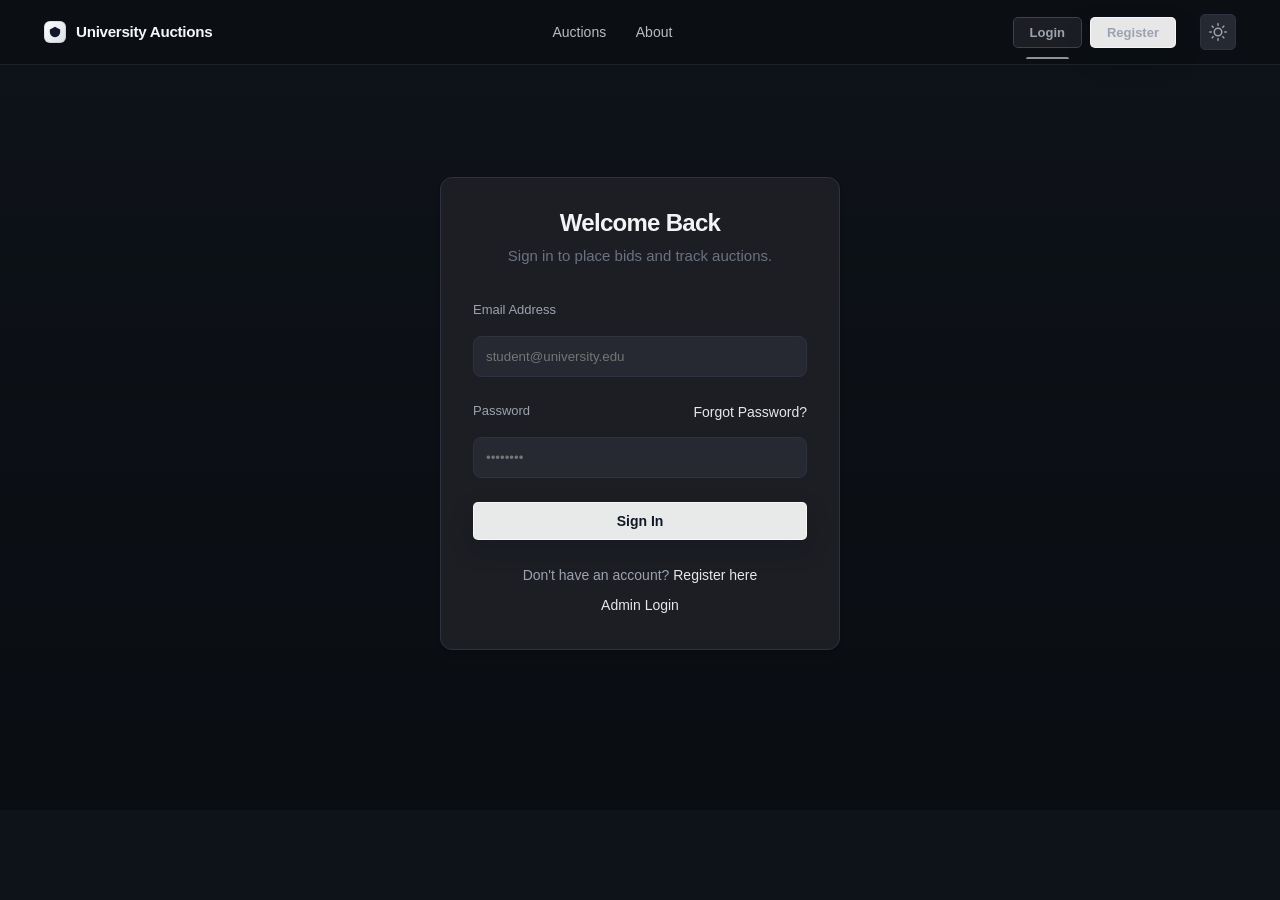
<file: frontend/wallet.html>
<!DOCTYPE html>
<html lang="en">
<head>
    <meta charset="UTF-8">
    <meta name="viewport" content="width=device-width, initial-scale=1.0">
    <title>My Wallet — University Auctions</title>
    <meta name="description" content="Manage your auction wallet — add funds, withdraw money, and view your transaction history on University Auctions.">
    <link rel="stylesheet" href="css/style.css">
    <link rel="stylesheet" href="css/profile.css">
    <link rel="stylesheet" href="css/wallet.css">
    <script>
        (function() {
            const savedTheme = localStorage.getItem('theme');
            if (savedTheme === 'dark') {
                document.documentElement.setAttribute('data-theme', 'dark');
            } else {
                document.documentElement.setAttribute('data-theme', 'light');
            }
        })();
    </script>
</head>
<body>
    <!-- ═══ HEADER ═══════════════════════════════════════════════════════════ -->
    <header class="site-header">
        <div class="container header-inner">
            <a href="index.html" class="site-logo" aria-label="University Auctions Home">
                <span class="logo-mark">
                    <svg viewBox="0 0 14 14" xmlns="http://www.w3.org/2000/svg">
                        <path d="M7 1L13 4V7C13 10.3 10.3 13 7 13C3.7 13 1 10.3 1 7V4L7 1Z"/>
                    </svg>
                </span>
                <span class="logo-text">University Auctions</span>
            </a>
            <nav class="header-nav" aria-label="Primary navigation">
                <a href="index.html" class="nav-link">Auctions</a>
                <a href="profile.html" class="nav-link">Profile</a>
                <a href="about.html" class="nav-link">About</a>
            </nav>
            <div class="header-actions" id="auth-actions">
                <a href="login.html" class="nav-link btn btn-secondary btn-sm">Login</a>
                <a href="register.html" class="nav-link btn btn-primary btn-sm">Register</a>
            </div>
            <button class="theme-toggle" id="theme-toggle" aria-label="Switch to dark mode" title="Toggle theme">
                <svg class="theme-icon-sun" viewBox="0 0 24 24" width="18" height="18" fill="none" stroke="currentColor" stroke-width="2" stroke-linecap="round" stroke-linejoin="round">
                    <circle cx="12" cy="12" r="5"></circle>
                    <line x1="12" y1="1" x2="12" y2="3"></line>
                    <line x1="12" y1="21" x2="12" y2="23"></line>
                    <line x1="4.22" y1="4.22" x2="5.64" y2="5.64"></line>
                    <line x1="18.36" y1="18.36" x2="19.78" y2="19.78"></line>
                    <line x1="1" y1="12" x2="3" y2="12"></line>
                    <line x1="21" y1="12" x2="23" y2="12"></line>
                    <line x1="4.22" y1="19.78" x2="5.64" y2="18.36"></line>
                    <line x1="18.36" y1="5.64" x2="19.78" y2="4.22"></line>
                </svg>
                <svg class="theme-icon-moon" viewBox="0 0 24 24" width="18" height="18" fill="none" stroke="currentColor" stroke-width="2" stroke-linecap="round" stroke-linejoin="round">
                    <path d="M21 12.79A9 9 0 1 1 11.21 3 7 7 0 0 0 21 12.79z"></path>
                </svg>
            </button>
            <button class="nav-toggle" id="nav-toggle" aria-label="Open menu" aria-expanded="false">
                <span></span><span></span><span></span>
            </button>
        </div>
        <nav class="mobile-nav" id="mobile-nav" aria-label="Mobile navigation">
            <div class="mobile-nav-links">
                <a href="index.html" class="mobile-nav-link">Auctions</a>
                <a href="profile.html" class="mobile-nav-link">Profile</a>
                <a href="wallet.html" class="mobile-nav-link active">Wallet</a>
                <a href="about.html" class="mobile-nav-link">About</a>
            </div>
        </nav>
    </header>

    <!-- ═══ MAIN ══════════════════════════════════════════════════════════════ -->
    <main class="page-main">
        <div class="container">

            <!-- Page header -->
            <div class="wallet-page-header">
                <div>
                    <h1 class="wallet-page-title">💰 My Wallet</h1>
                    <p class="wallet-page-sub">Manage your auction funds securely.</p>
                </div>
                <div class="wallet-header-actions">
                    <button class="btn btn-primary" id="btn-open-deposit" onclick="openModal('deposit-modal')">+ Add Money</button>
                    <button class="btn btn-secondary" id="btn-open-withdraw" onclick="openModal('withdraw-modal')">Withdraw</button>
                </div>
            </div>

            <!-- ⚠️ Simulated Payment Notice -->
            <div class="wallet-demo-notice" role="alert">
                <span class="demo-notice-icon">🎓</span>
                <div>
                    <strong>College Demonstration Mode</strong>
                    <span>All deposits and withdrawals are <em>simulated</em> for demonstration purposes only.
                    No real money is transferred. This system shows how a real wallet would function.</span>
                </div>
            </div>

            <!-- Balance Cards -->
            <div class="wallet-balance-grid" id="wallet-balance-grid">
                <div class="wallet-balance-card wallet-balance-card--primary">
                    <div class="wbc-label">Available Balance</div>
                    <div class="wbc-amount" id="wallet-available">—</div>
                    <div class="wbc-sub">Ready to use for bids</div>
                </div>
                <div class="wallet-balance-card">
                    <div class="wbc-label">Total Balance</div>
                    <div class="wbc-amount" id="wallet-total">—</div>
                    <div class="wbc-sub">Available + Reserved</div>
                </div>
                <div class="wallet-balance-card wallet-balance-card--reserved">
                    <div class="wbc-label">Reserved Funds</div>
                    <div class="wbc-amount" id="wallet-reserved">—</div>
                    <div class="wbc-sub">Held for active bids/withdrawals</div>
                </div>
                <div class="wallet-balance-card">
                    <div class="wbc-label">Total Deposited</div>
                    <div class="wbc-amount" id="wallet-deposited">—</div>
                    <div class="wbc-sub">All-time deposits (simulated)</div>
                </div>
                <div class="wallet-balance-card">
                    <div class="wbc-label">Won Auctions Spent</div>
                    <div class="wbc-amount" id="wallet-spent">—</div>
                    <div class="wbc-sub">Settled from winning bids</div>
                </div>
                <div class="wallet-balance-card">
                    <div class="wbc-label">Total Withdrawn</div>
                    <div class="wbc-amount" id="wallet-withdrawn">—</div>
                    <div class="wbc-sub">Completed withdrawals (simulated)</div>
                </div>
            </div>

            <!-- Quick Actions Row -->
            <div class="wallet-quick-actions">
                <button class="wqa-btn" onclick="openModal('deposit-modal')" id="wqa-deposit">
                    <span class="wqa-icon">💳</span>
                    <span>Add Money</span>
                </button>
                <button class="wqa-btn" onclick="openModal('withdraw-modal')" id="wqa-withdraw">
                    <span class="wqa-icon">🏧</span>
                    <span>Withdraw</span>
                </button>
                <a class="wqa-btn" href="index.html" id="wqa-bid">
                    <span class="wqa-icon">🔨</span>
                    <span>Browse Auctions</span>
                </a>
                <a class="wqa-btn" href="profile.html" id="wqa-profile">
                    <span class="wqa-icon">👤</span>
                    <span>My Profile</span>
                </a>
            </div>

            <!-- Main Content Tabs -->
            <div class="wallet-tabs" role="tablist">
                <button class="wallet-tab active" data-tab="transactions" id="wtab-transactions">Transactions</button>
                <button class="wallet-tab" data-tab="withdrawals" id="wtab-withdrawals">Withdrawal Requests</button>
            </div>

            <!-- Tab: Transaction History -->
            <section id="wtab-content-transactions" class="wallet-tab-content active" aria-labelledby="wtab-transactions">
                <div class="wallet-section-header">
                    <h2 class="wallet-section-title">Transaction History</h2>
                    <div class="wallet-filter-row">
                        <select id="txn-type-filter" class="sort-select" aria-label="Filter by type">
                            <option value="">All Types</option>
                            <option value="DEPOSIT">Deposits</option>
                            <option value="WITHDRAWAL">Withdrawals</option>
                            <option value="BID_RESERVE">Bid Reserves</option>
                            <option value="BID_RELEASE">Bid Releases</option>
                            <option value="WIN_DEBIT">Auction Wins</option>
                            <option value="REFUND">Refunds</option>
                        </select>
                    </div>
                </div>
                <div id="txn-loading" class="wallet-loading">Loading transactions…</div>
                <div class="table-wrap" id="txn-table-wrap" style="display:none;">
                    <table class="wallet-table">
                        <thead>
                            <tr>
                                <th>Date</th>
                                <th>Type</th>
                                <th>Description</th>
                                <th>Amount</th>
                                <th>Status</th>
                            </tr>
                        </thead>
                        <tbody id="txn-tbody"></tbody>
                    </table>
                </div>
                <div id="txn-empty" class="wallet-empty" style="display:none;">
                    <div class="empty-icon-wrap">💳</div>
                    <p>No transactions yet. Add money to get started!</p>
                </div>
                <div class="wallet-pagination" id="txn-pagination"></div>
            </section>

            <!-- Tab: Withdrawal Requests -->
            <section id="wtab-content-withdrawals" class="wallet-tab-content" aria-labelledby="wtab-withdrawals">
                <div class="wallet-section-header">
                    <h2 class="wallet-section-title">Withdrawal Requests</h2>
                </div>
                <div id="wd-loading" class="wallet-loading">Loading withdrawal requests…</div>
                <div class="table-wrap" id="wd-table-wrap" style="display:none;">
                    <table class="wallet-table">
                        <thead>
                            <tr>
                                <th>Date</th>
                                <th>Amount</th>
                                <th>Method</th>
                                <th>Status</th>
                                <th>Admin Note</th>
                                <th>Action</th>
                            </tr>
                        </thead>
                        <tbody id="wd-tbody"></tbody>
                    </table>
                </div>
                <div id="wd-empty" class="wallet-empty" style="display:none;">
                    <div class="empty-icon-wrap">🏧</div>
                    <p>No withdrawal requests yet.</p>
                </div>
            </section>

        </div>
    </main>

    <!-- ═══ FOOTER ═══════════════════════════════════════════════════════════ -->
    <footer class="site-footer">
        <div class="container footer-inner">
            <span class="footer-brand">University Auctions</span>
            <div class="footer-links">
                <a href="index.html">Auctions</a>
                <a href="about.html">About</a>
            </div>
            <span class="footer-copy">© 2026 B.Tech Data Structures &amp; OS Project</span>
        </div>
    </footer>

    <!-- ═══════════════════════════════════════════════════════════════════════
         MODAL: Add Money (Simulated Payment)
    ═══════════════════════════════════════════════════════════════════════════ -->
    <div class="modal" id="deposit-modal" role="dialog" aria-modal="true" aria-labelledby="deposit-title">
        <div class="modal-content modal-content--wide">
            <div class="modal-header">
                <h3 id="deposit-title">Add Money to Wallet</h3>
                <button class="modal-close" onclick="closeModal('deposit-modal')" aria-label="Close">&times;</button>
            </div>

            <!-- Step 1: Enter amount -->
            <div id="deposit-step-1">
                <div class="demo-banner" role="alert">
                    ⚠️ <strong>Simulated Deposit</strong> — This is a demonstration. No real payment is processed.
                </div>
                <div id="deposit-msg"></div>
                <div class="form-group">
                    <label for="deposit-amount">Amount (₹)</label>
                    <input type="number" id="deposit-amount" class="form-input" min="1" max="100000"
                           placeholder="Enter amount (e.g. 5000)" step="1">
                    <small class="form-hint">Minimum ₹1 · Maximum ₹1,00,000 per transaction</small>
                </div>
                <div class="form-group">
                    <label for="deposit-method">Payment Method</label>
                    <select id="deposit-method" class="form-input">
                        <option value="UPI">UPI (Simulated)</option>
                        <option value="CARD">Card (Simulated)</option>
                        <option value="NETBANKING">Net Banking (Simulated)</option>
                    </select>
                    <small class="form-hint">Select any method — all are simulated for demonstration.</small>
                </div>
                <div class="btn-group">
                    <button class="btn btn-secondary" style="flex:1;" onclick="closeModal('deposit-modal')">Cancel</button>
                    <button class="btn btn-primary" style="flex:1;" id="btn-initiate-deposit" onclick="initiateDeposit()">
                        Proceed →
                    </button>
                </div>
            </div>

            <!-- Step 2: Simulated payment confirmation -->
            <div id="deposit-step-2" class="hidden">
                <div class="deposit-confirm-box">
                    <div class="deposit-confirm-icon">🎓</div>
                    <h4 class="deposit-confirm-title">Simulated Payment Gateway</h4>
                    <p class="deposit-confirm-sub">This simulates a payment confirmation screen.<br>
                    In a real system, you would be redirected to Razorpay/Stripe here.</p>
                    <div class="deposit-confirm-amount" id="deposit-confirm-amount">₹0.00</div>
                    <p style="font-size:0.75rem; color:var(--color-text-3); margin-top:0.5rem;">
                        Method: <span id="deposit-confirm-method">—</span>
                    </p>
                </div>
                <div id="deposit-step2-msg"></div>
                <div class="btn-group" style="margin-top:1.5rem;">
                    <button class="btn btn-secondary" style="flex:1;" onclick="resetDepositModal()">Cancel</button>
                    <button class="btn btn-primary" style="flex:1;" id="btn-confirm-deposit" onclick="confirmDeposit()">
                        Confirm Payment ✓
                    </button>
                </div>
            </div>

            <!-- Step 3: Success -->
            <div id="deposit-step-3" class="hidden">
                <div class="deposit-success-box">
                    <div class="deposit-success-icon">✅</div>
                    <h4>Payment Successful!</h4>
                    <p id="deposit-success-msg">Your wallet has been credited.</p>
                    <small style="color:var(--color-text-3);">
                        ⚠️ This is a simulated deposit for college demonstration purposes only.
                    </small>
                </div>
                <button class="btn btn-primary" style="width:100%; margin-top:1.5rem;"
                        onclick="closeModal('deposit-modal'); loadWalletData();">Done</button>
            </div>
        </div>
    </div>

    <!-- ═══════════════════════════════════════════════════════════════════════
         MODAL: Withdraw Money
    ═══════════════════════════════════════════════════════════════════════════ -->
    <div class="modal" id="withdraw-modal" role="dialog" aria-modal="true" aria-labelledby="withdraw-title">
        <div class="modal-content">
            <div class="modal-header">
                <h3 id="withdraw-title">Withdraw Money</h3>
                <button class="modal-close" onclick="closeModal('withdraw-modal')" aria-label="Close">&times;</button>
            </div>
            <div class="demo-banner" role="alert">
                ⚠️ <strong>Simulated Withdrawal</strong> — Admin approval required. No real transfer occurs.
            </div>
            <div id="withdraw-msg"></div>
            <div class="form-group">
                <label for="withdraw-amount">Amount (₹)</label>
                <input type="number" id="withdraw-amount" class="form-input" min="1" max="100000"
                       placeholder="Enter amount" step="1">
                <small class="form-hint">Available balance: <strong id="withdraw-available-balance">—</strong></small>
            </div>
            <div class="form-group">
                <label for="withdraw-method">Method</label>
                <select id="withdraw-method" class="form-input">
                    <option value="SIMULATED">Simulated (Demo Only)</option>
                    <option value="UPI">UPI (Simulated)</option>
                    <option value="BANK">Bank Transfer (Simulated)</option>
                </select>
            </div>
            <div class="form-group" id="upi-field">
                <label for="withdraw-upi">UPI ID (optional, simulated)</label>
                <input type="text" id="withdraw-upi" class="form-input" placeholder="yourname@upi" maxlength="100">
                <small class="form-hint">⚠️ Do not enter your real UPI PIN anywhere on this page.</small>
            </div>
            <div class="btn-group">
                <button class="btn btn-secondary" style="flex:1;" onclick="closeModal('withdraw-modal')">Cancel</button>
                <button class="btn btn-primary" style="flex:1;" id="btn-submit-withdraw" onclick="submitWithdrawal()">
                    Submit Request
                </button>
            </div>
        </div>
    </div>

    <!-- ═══ Scripts ═══════════════════════════════════════════════════════════ -->
    <script src="js/theme.js?v=1"></script>
    <script src="js/api.js?v=7"></script>
    <script src="js/auth.js?v=7"></script>
    <script src="js/wallet.js?v=7"></script>
    <script>
        // Mobile nav toggle
        const toggle = document.getElementById('nav-toggle');
        const mobileNav = document.getElementById('mobile-nav');
        toggle.addEventListener('click', () => {
            const open = mobileNav.classList.toggle('is-open');
            toggle.setAttribute('aria-expanded', open);
        });
        // ESC closes modals
        document.addEventListener('keydown', e => {
            if (e.key === 'Escape') {
                ['deposit-modal','withdraw-modal'].forEach(id => {
                    document.getElementById(id)?.classList.remove('active');
                });
            }
        });
        // Method toggle: show UPI field conditionally
        document.getElementById('withdraw-method').addEventListener('change', function() {
            const upiField = document.getElementById('upi-field');
            upiField.style.display = this.value === 'UPI' ? '' : 'none';
        });
    </script>
</body>
</html>
</file>
<file: frontend/css/style.css>
@import url('https://fonts.googleapis.com/css2?family=Inter:ital,opsz,wght@0,14..32,300;0,14..32,400;0,14..32,500;0,14..32,600;0,14..32,700;0,14..32,800;1,14..32,400&display=swap');

/* ==========================================================================
   DESIGN TOKENS
   ========================================================================== */
:root {
    /* Colors */
    --color-bg:          #0b0f14;
    --color-bg-card:     #121a22;
    --color-bg-subtle:   #1a242d;
    --color-text:        #f3f5f7;
    --color-text-2:      #dfe5ea;
    --color-text-3:      #9ba7b3;
    --color-border:      rgba(255,255,255,0.12);
    --color-border-2:    rgba(255,255,255,0.18);

    /* Aliases for requirement 6 */
    --bg-primary:        var(--color-bg);
    --bg-surface:        var(--color-bg-card);
    --text-primary:      var(--color-text);
    --text-secondary:    var(--color-text-2);
    --border-color:      var(--color-border);
    --accent-color:      var(--color-accent);
    --color-surface:     var(--color-bg-card);
    --color-primary:     var(--color-accent);

    /* Accent */
    --color-accent:      #f8f8f8;
    --color-accent-inv:  #121a22;

    /* Status */
    --color-active:      #166534;
    --color-active-bg:   #f0fdf4;
    --color-active-bd:   #bbf7d0;
    --color-upcoming:    #1d4ed8;
    --color-upcoming-bg: #eff6ff;
    --color-upcoming-bd: #bfdbfe;
    --color-ended:       #6b7280;
    --color-ended-bg:    #f9fafb;
    --color-ended-bd:    #e5e7eb;

    /* Price/highlight */
    --color-price:       #1a1915;

    /* Functional */
    --color-danger:      #dc2626;
    --color-danger-bg:   #fef2f2;
    --color-danger-bd:   #fecaca;
    --color-success:     #15803d;
    --color-success-bg:  #f0fdf4;
    --color-success-bd:  #bbf7d0;

    /* Shadows */
    --shadow-xs:  0 1px 2px rgba(0,0,0,0.04);
    --shadow-sm:  0 1px 3px rgba(0,0,0,0.06), 0 1px 2px rgba(0,0,0,0.04);
    --shadow-md:  0 4px 8px rgba(0,0,0,0.06), 0 1px 3px rgba(0,0,0,0.04);
    --shadow-lg:  0 10px 24px rgba(0,0,0,0.07), 0 2px 8px rgba(0,0,0,0.04);

    /* Radii */
    --r-xs: 3px;
    --r-sm: 5px;
    --r-md: 8px;
    --r-lg: 12px;

    /* Transitions */
    --t-fast: 150ms ease;
    --t-base: 200ms ease;
    --t-slow: 280ms ease;

    /* Layout */
    --max-w: 1240px;
    --header-h: 64px;
}

/* ==========================================================================
   DARK THEME TOKENS
   ========================================================================== */
[data-theme="dark"] {
    /* Colors — Charcoal backgrounds & lighter surfaces */
    --color-bg:          #121316;
    --color-bg-card:     #1c1e24;
    --color-bg-subtle:   #262932;
    --color-text:        #f3f4f6;
    --color-text-2:      #9ca3af;
    --color-text-3:      #6b7280;
    --color-border:      #2e323e;
    --color-border-2:    #3d4251;

    /* Aliases */
    --bg-primary:        var(--color-bg);
    --bg-surface:        var(--color-bg-card);
    --text-primary:      var(--color-text);
    --text-secondary:    var(--color-text-2);
    --border-color:      var(--color-border);
    --accent-color:      var(--color-accent);
    --color-surface:     var(--color-bg-card);
    --color-primary:     #e5e7eb;

    /* Accent */
    --color-accent:      #e5e7eb;
    --color-accent-inv:  #121316;

    /* Status */
    --color-active:      #4ade80;
    --color-active-bg:   rgba(74, 222, 128, 0.12);
    --color-active-bd:   rgba(74, 222, 128, 0.3);
    --color-upcoming:    #60a5fa;
    --color-upcoming-bg: rgba(96, 165, 250, 0.12);
    --color-upcoming-bd: rgba(96, 165, 250, 0.3);
    --color-ended:       #9ca3af;
    --color-ended-bg:    rgba(156, 163, 175, 0.12);
    --color-ended-bd:    rgba(156, 163, 175, 0.3);

    /* Price/highlight */
    --color-price:       #f3f4f6;

    /* Functional */
    --color-danger:      #f87171;
    --color-danger-bg:   rgba(248, 113, 113, 0.14);
    --color-danger-bd:   rgba(248, 113, 113, 0.3);
    --color-success:     #4ade80;
    --color-success-bg:  rgba(74, 222, 128, 0.14);
    --color-success-bd:  rgba(74, 222, 128, 0.3);

    /* Shadows */
    --shadow-xs:  0 1px 2px rgba(0,0,0,0.3);
    --shadow-sm:  0 1px 3px rgba(0,0,0,0.4), 0 1px 2px rgba(0,0,0,0.3);
    --shadow-md:  0 4px 12px rgba(0,0,0,0.4), 0 1px 3px rgba(0,0,0,0.3);
    --shadow-lg:  0 10px 28px rgba(0,0,0,0.5), 0 2px 8px rgba(0,0,0,0.4);
}

/* Form controls in Dark Mode */
[data-theme="dark"] input,
[data-theme="dark"] select,
[data-theme="dark"] textarea {
    background-color: var(--color-bg-subtle);
    color: var(--color-text);
    border-color: var(--color-border);
}

[data-theme="dark"] select option {
    background-color: var(--color-bg-card);
    color: var(--color-text);
}

/* ── Theme Toggle Button ─────────────────────────────────────────────────── */
.theme-toggle {
    display: inline-flex;
    align-items: center;
    justify-content: center;
    width: 36px;
    height: 36px;
    padding: 0;
    border: 1px solid var(--color-border);
    border-radius: var(--r-sm);
    background: var(--color-bg-subtle);
    color: var(--color-text-2);
    cursor: pointer;
    transition: background var(--t-base), border-color var(--t-base), color var(--t-base);
    margin-left: auto;
    flex-shrink: 0;
}

.theme-toggle:hover {
    background: var(--color-border);
    color: var(--color-text);
}

.theme-toggle:focus-visible {
    outline: 2px solid var(--color-text);
    outline-offset: 2px;
}

.theme-toggle .theme-icon-sun {
    display: none;
}
.theme-toggle .theme-icon-moon {
    display: block;
}

[data-theme="dark"] .theme-toggle .theme-icon-sun {
    display: block;
}
[data-theme="dark"] .theme-toggle .theme-icon-moon {
    display: none;
}

/* ==========================================================================
   RESET & BASE
   ========================================================================== */
*, *::before, *::after {
    box-sizing: border-box;
    margin: 0;
    padding: 0;
}

html {
    scroll-behavior: smooth;
}

body {
    font-family: 'Inter', -apple-system, BlinkMacSystemFont, sans-serif;
    background: linear-gradient(180deg, #0e1319 0%, #0a0d12 100%);
    color: var(--color-text);
    line-height: 1.6;
    font-size: 15px;
    -webkit-font-smoothing: antialiased;
    -moz-osx-font-smoothing: grayscale;
    overflow-x: hidden;
}

img {
    max-width: 100%;
    display: block;
}

a {
    color: inherit;
    text-decoration: none;
    transition: color var(--t-base);
}

button, input, textarea, select {
    font-family: inherit;
}

ul { list-style: none; }

/* ==========================================================================
   LAYOUT
   ========================================================================== */
.container {
    max-width: var(--max-w);
    margin: 0 auto;
    padding: 0 1.5rem;
}

/* ==========================================================================
   TYPOGRAPHY
   ========================================================================== */
h1 {
    font-size: clamp(2rem, 5vw, 3.75rem);
    font-weight: 700;
    line-height: 1.1;
    letter-spacing: -0.03em;
    color: var(--color-text);
}

h2 {
    font-size: clamp(1.5rem, 3vw, 2.25rem);
    font-weight: 700;
    line-height: 1.2;
    letter-spacing: -0.025em;
    color: var(--color-text);
}

h3 {
    font-size: 1.125rem;
    font-weight: 600;
    line-height: 1.35;
    letter-spacing: -0.015em;
    color: var(--color-text);
}

h4 {
    font-size: 0.9375rem;
    font-weight: 600;
    letter-spacing: -0.01em;
}

p { color: var(--color-text-2); }

.text-muted { color: var(--color-text-3); }

.eyebrow {
    font-size: 0.6875rem;
    font-weight: 700;
    letter-spacing: 0.12em;
    text-transform: uppercase;
    color: var(--color-text-3);
}

/* Price styling */
.price {
    font-size: 1.625rem;
    font-weight: 700;
    letter-spacing: -0.03em;
    color: var(--color-price);
    line-height: 1;
}

.price-sm {
    font-size: 1.125rem;
    font-weight: 700;
    letter-spacing: -0.02em;
    color: var(--color-price);
}

/* ==========================================================================
   HEADER
   ========================================================================== */
.site-header {
    background: rgba(11, 16, 20, 0.92);
    border-bottom: 1px solid rgba(255,255,255,0.08);
    position: sticky;
    top: 0;
    z-index: 200;
    backdrop-filter: blur(12px);
}

.header-inner {
    display: flex;
    align-items: center;
    height: var(--header-h);
    gap: 1.5rem;
}

/* Logo / Brand */
.site-logo {
    display: flex;
    align-items: center;
    gap: 0.625rem;
    flex-shrink: 0;
    text-decoration: none;
}

.logo-mark {
    width: 22px;
    height: 22px;
    background: linear-gradient(135deg, #ffffff, #d9dfe6);
    border-radius: 6px;
    display: flex;
    align-items: center;
    justify-content: center;
    flex-shrink: 0;
    box-shadow: inset 0 0 0 1px rgba(0,0,0,0.1);
}

.logo-mark svg {
    width: 12px;
    height: 12px;
    fill: #111827;
}

.logo-text {
    font-size: 0.95rem;
    font-weight: 700;
    color: #f5f7fa;
    letter-spacing: -0.02em;
    white-space: nowrap;
}

/* Desktop Nav */
.header-nav {
    display: flex;
    align-items: center;
    gap: 0.25rem;
    flex: 1;
    justify-content: center;
}

.nav-link {
    font-size: 0.875rem;
    font-weight: 500;
    color: rgba(255,255,255,0.72);
    padding: 0.625rem 0.8rem;
    border-radius: 8px;
    transition: color var(--t-base), background var(--t-base);
    position: relative;
    white-space: nowrap;
}

.nav-link:hover {
    color: #ffffff;
    background: rgba(255,255,255,0.04);
}

.nav-link.active {
    color: #ffffff;
    font-weight: 600;
}

.nav-link.active::after {
    content: '';
    position: absolute;
    bottom: -12px;
    left: 0.75rem;
    right: 0.75rem;
    height: 2px;
    background: rgba(255,255,255,0.55);
    border-radius: 2px 2px 0 0;
}

/* Header actions (right side) */
.header-actions {
    display: flex;
    align-items: center;
    gap: 0.5rem;
    flex-shrink: 0;
    margin-left: auto;
}

.header-actions .nav-link {
    color: var(--color-text-2);
}

/* Mobile menu toggle */
.nav-toggle {
    display: none;
    flex-direction: column;
    justify-content: center;
    gap: 5px;
    width: 36px;
    height: 36px;
    background: none;
    border: 1px solid var(--color-border);
    border-radius: var(--r-sm);
    cursor: pointer;
    padding: 8px;
    margin-left: auto;
    transition: background var(--t-base);
}

.nav-toggle:hover {
    background: var(--color-bg-subtle);
}

.nav-toggle span {
    display: block;
    height: 1.5px;
    background: var(--color-text);
    border-radius: 2px;
    transition: transform var(--t-base), opacity var(--t-base);
}

/* Mobile nav drawer */
.mobile-nav {
    display: none;
    background: var(--color-bg-card);
    border-top: 1px solid var(--color-border);
    padding: 1rem 1.5rem 1.5rem;
}

.mobile-nav.is-open {
    display: block;
}

.mobile-nav-links {
    display: flex;
    flex-direction: column;
    gap: 0.25rem;
}

.mobile-nav-link {
    font-size: 0.9375rem;
    font-weight: 500;
    color: var(--color-text-2);
    padding: 0.625rem 0.75rem;
    border-radius: var(--r-sm);
    transition: color var(--t-base), background var(--t-base);
}

.mobile-nav-link:hover,
.mobile-nav-link.active {
    color: var(--color-text);
    background: var(--color-bg-subtle);
}

/* ==========================================================================
   HERO SECTION
   ========================================================================== */
.hero {
    position: relative;
    min-height: 580px;
    display: flex;
    align-items: center;
    overflow: hidden;
    background: linear-gradient(90deg, rgba(0,0,0,0.56), rgba(0,0,0,0.1));
}

.hero-bg {
    position: absolute;
    inset: 0;
    background-image: url('../assets/hero-bg.jpg');
    background-size: cover;
    background-position: center 30%;
    opacity: 0.75;
    filter: saturate(0.9) contrast(1.1) brightness(0.72);
    will-change: transform;
}

.hero-inner {
    position: relative;
    z-index: 1;
    padding: 6rem 0 5rem;
    max-width: 740px;
    margin: 0 auto;
    text-align: center;
}

.hero-eyebrow {
    font-size: 0.7rem;
    font-weight: 700;
    letter-spacing: 0.16em;
    text-transform: uppercase;
    color: rgba(255,255,255,0.75);
    margin-bottom: 1.25rem;
}

.hero h1 {
    color: #ffffff;
    margin-bottom: 1.25rem;
    text-shadow: 0 4px 18px rgba(0,0,0,0.25);
    font-size: clamp(3.2rem, 5vw, 7.1rem);
    line-height: 0.98;
    letter-spacing: -0.08em;
}

.hero p {
    font-size: 1.08rem;
    color: rgba(255,255,255,0.78);
    line-height: 1.6;
    max-width: 620px;
    margin: 0 auto 2rem;
}

.hero-actions {
    display: flex;
    justify-content: center;
    gap: 0.875rem;
    flex-wrap: wrap;
}

/* ==========================================================================
   BUTTONS
   ========================================================================== */
.btn {
    display: inline-flex;
    align-items: center;
    justify-content: center;
    gap: 0.5rem;
    padding: 0.6875rem 1.375rem;
    font-size: 0.875rem;
    font-weight: 600;
    border-radius: var(--r-sm);
    border: 1px solid transparent;
    cursor: pointer;
    transition: background var(--t-base), color var(--t-base), border-color var(--t-base), box-shadow var(--t-base), transform var(--t-fast);
    white-space: nowrap;
    text-decoration: none;
    line-height: 1;
}

.btn:hover { transform: translateY(-1px); }
.btn:active { transform: translateY(0); }

.btn:disabled {
    opacity: 0.5;
    cursor: not-allowed;
    transform: none;
}

/* Primary */
.btn-primary {
    background: rgba(255,255,255,0.9);
    color: #111827;
    border-color: rgba(255,255,255,0.65);
    box-shadow: 0 10px 24px rgba(10, 14, 20, 0.22);
}
.btn-primary:hover {
    background: rgba(255,255,255,1);
}

/* Ghost (white on dark bg, e.g. hero) */
.btn-ghost {
    background: rgba(255,255,255,0.08);
    color: #ffffff;
    border-color: rgba(255,255,255,0.32);
}
.btn-ghost:hover {
    background: rgba(255,255,255,0.18);
}

/* Secondary (outlined, on light bg) */
.btn-secondary {
    background: var(--color-bg-card);
    color: var(--color-text);
    border-color: var(--color-border-2);
}
.btn-secondary:hover {
    background: var(--color-bg-subtle);
}

/* Danger */
.btn-danger {
    background: var(--color-danger);
    color: #ffffff;
    border-color: var(--color-danger);
}
.btn-danger:hover { background: #b91c1c; }

/* Sizes */
.btn-sm {
    padding: 0.5rem 1rem;
    font-size: 0.8125rem;
}

.btn-lg {
    padding: 0.875rem 2rem;
    font-size: 1rem;
}

.btn-full { width: 100%; }

/* ==========================================================================
   STATUS BADGES
   ========================================================================== */
.badge {
    display: inline-flex;
    align-items: center;
    gap: 0.3125rem;
    padding: 0.25rem 0.625rem;
    border-radius: var(--r-xs);
    font-size: 0.6875rem;
    font-weight: 700;
    letter-spacing: 0.07em;
    text-transform: uppercase;
    border: 1px solid transparent;
    line-height: 1;
}

.badge::before {
    content: '';
    display: block;
    width: 5px;
    height: 5px;
    border-radius: 50%;
    flex-shrink: 0;
}

.badge-active {
    background: var(--color-active-bg);
    color: var(--color-active);
    border-color: var(--color-active-bd);
}
.badge-active::before { background: var(--color-active); }

.badge-upcoming {
    background: var(--color-upcoming-bg);
    color: var(--color-upcoming);
    border-color: var(--color-upcoming-bd);
}
.badge-upcoming::before { background: var(--color-upcoming); }

.badge-ended {
    background: var(--color-ended-bg);
    color: var(--color-ended);
    border-color: var(--color-ended-bd);
}
.badge-ended::before { background: var(--color-ended); }

/* System/API badge */
.system-badge {
    display: inline-flex;
    align-items: center;
    gap: 0.375rem;
    padding: 0.3125rem 0.75rem;
    border-radius: 999px;
    font-size: 0.75rem;
    font-weight: 600;
    letter-spacing: 0.02em;
    border: 1px solid rgba(74, 222, 128, 0.45);
    background: rgba(16, 185, 129, 0.12);
    color: #7af7c7;
    box-shadow: inset 0 0 0 1px rgba(127, 242, 193, 0.08);
}

/* ==========================================================================
   STATUS BAR (top of auction listing)
   ========================================================================== */
.status-bar {
    display: flex;
    align-items: center;
    justify-content: flex-end;
    padding: 0.75rem 0 0;
    margin-bottom: 0;
    transform: translateY(-12px);
}

/* ==========================================================================
   FILTER ROW
   ========================================================================== */
.filter-row {
    display: flex;
    align-items: center;
    justify-content: space-between;
    gap: 1rem;
    padding: 1.5rem 0;
    border-bottom: 1px solid var(--color-border);
    margin-bottom: 2.5rem;
    flex-wrap: nowrap;
}

.filter-tabs {
    display: flex;
    align-items: center;
    gap: 0.125rem;
    overflow-x: auto;
    -ms-overflow-style: none;
    scrollbar-width: none;
    flex-shrink: 0;
}
.filter-tabs::-webkit-scrollbar { display: none; }

.filter-tab {
    padding: 0.4375rem 0.875rem;
    font-size: 0.875rem;
    font-weight: 500;
    color: var(--color-text-3);
    border-radius: var(--r-sm);
    border: none;
    background: none;
    cursor: pointer;
    transition: color var(--t-base), background var(--t-base);
    white-space: nowrap;
}

.filter-tab:hover {
    color: var(--color-text);
    background: var(--color-bg-subtle);
}

.filter-tab.active {
    color: var(--color-text);
    font-weight: 600;
    background: var(--color-bg-card);
    border: 1px solid var(--color-border);
    box-shadow: var(--shadow-xs);
}

.filter-sort {
    display: flex;
    align-items: center;
    gap: 0.5rem;
    flex-shrink: 0;
}

.filter-sort label {
    font-size: 0.8125rem;
    color: var(--color-text-3);
    white-space: nowrap;
}

.filter-sort select {
    padding: 0.4375rem 0.75rem;
    font-size: 0.8125rem;
    font-weight: 500;
    color: var(--color-text);
    background: var(--color-bg-card);
    border: 1px solid var(--color-border);
    border-radius: var(--r-sm);
    cursor: pointer;
    outline: none;
    appearance: none;
    background-image: url("data:image/svg+xml,%3Csvg xmlns='http://www.w3.org/2000/svg' width='12' height='12' viewBox='0 0 24 24' fill='none' stroke='%238a8784' stroke-width='2'%3E%3Cpolyline points='6 9 12 15 18 9'%3E%3C/polyline%3E%3C/svg%3E");
    background-repeat: no-repeat;
    background-position: right 0.625rem center;
    padding-right: 2rem;
    transition: border-color var(--t-base);
}
.filter-sort select:focus { border-color: var(--color-text); }

/* ==========================================================================
   AUCTION GRID & CARDS
   ========================================================================== */
.auction-grid {
    display: grid;
    grid-template-columns: repeat(auto-fill, minmax(300px, 1fr));
    gap: 1.75rem;
}

.auction-card {
    background: var(--color-bg-card);
    border: 1px solid var(--color-border);
    border-radius: var(--r-lg);
    overflow: hidden;
    display: flex;
    flex-direction: column;
    transition: box-shadow var(--t-slow), transform var(--t-slow);
    box-shadow: var(--shadow-xs);
}

.auction-card:hover {
    box-shadow: var(--shadow-md);
    transform: translateY(-2px);
}

.card-image {
    position: relative;
    aspect-ratio: 4 / 3;
    overflow: hidden;
    background: var(--color-bg-subtle);
    flex-shrink: 0;
}

.card-image img {
    width: 100%;
    height: 100%;
    object-fit: cover;
    transition: transform var(--t-slow);
}

.auction-card:hover .card-image img {
    transform: scale(1.03);
}

.card-status {
    position: absolute;
    top: 0.875rem;
    left: 0.875rem;
}

.card-body {
    padding: 1.25rem 1.375rem;
    flex: 1;
    display: flex;
    flex-direction: column;
    gap: 0;
}

.card-title {
    font-size: 1rem;
    font-weight: 600;
    color: var(--color-text);
    letter-spacing: -0.015em;
    line-height: 1.35;
    margin-bottom: 0.375rem;
}

.card-desc {
    font-size: 0.8125rem;
    color: var(--color-text-3);
    line-height: 1.55;
    display: -webkit-box;
    -webkit-line-clamp: 2;
    -webkit-box-orient: vertical;
    overflow: hidden;
    margin-bottom: 1.125rem;
}

.card-pricing {
    display: grid;
    grid-template-columns: 1fr 1fr;
    gap: 0.5rem 1rem;
    padding: 0.875rem 0;
    border-top: 1px solid var(--color-border);
    border-bottom: 1px solid var(--color-border);
    margin-bottom: 1rem;
}

.pricing-item {}

.pricing-label {
    font-size: 0.6875rem;
    font-weight: 600;
    text-transform: uppercase;
    letter-spacing: 0.07em;
    color: var(--color-text-3);
    margin-bottom: 0.25rem;
}

.pricing-value {
    font-size: 1rem;
    font-weight: 700;
    color: var(--color-text);
    letter-spacing: -0.02em;
}

.pricing-value.no-bids {
    font-size: 0.8125rem;
    font-weight: 500;
    color: var(--color-text-3);
}

.card-footer-row {
    display: flex;
    align-items: center;
    justify-content: space-between;
    margin-bottom: 1rem;
}

.card-meta-item {
    font-size: 0.75rem;
    color: var(--color-text-3);
    display: flex;
    align-items: center;
    gap: 0.3125rem;
}

.card-meta-item svg {
    flex-shrink: 0;
    color: var(--color-text-3);
}

/* ==========================================================================
   EMPTY STATE
   ========================================================================== */
.empty-state {
    grid-column: 1 / -1;
    display: flex;
    flex-direction: column;
    align-items: center;
    justify-content: center;
    text-align: center;
    padding: 5rem 1.5rem;
    gap: 1rem;
}

.empty-icon {
    width: 48px;
    height: 48px;
    color: var(--color-border-2);
    margin-bottom: 0.5rem;
}

.empty-state h3 {
    color: var(--color-text-2);
    font-size: 1.0625rem;
}

.empty-state p {
    font-size: 0.9rem;
    max-width: 320px;
}

.empty-state a {
    color: var(--color-text);
    font-weight: 600;
    text-decoration: underline;
    text-underline-offset: 3px;
}

/* ==========================================================================
   SECTION (supporting / how it works)
   ========================================================================== */
.section {
    padding: 5rem 0;
}

.how-it-works-section {
    background: rgba(11, 15, 19, 0.94);
    border-top: 1px solid rgba(255,255,255,0.08);
    padding-top: 4.5rem;
    padding-bottom: 4.5rem;
}

.section-header {
    margin-bottom: 3rem;
    max-width: 760px;
}

.section-header .eyebrow { margin-bottom: 0.625rem; }

.section-header h2 {
    margin-bottom: 0.75rem;
    font-size: clamp(2.35rem, 4vw, 4rem);
    letter-spacing: -0.06em;
}

.section-header p {
    font-size: 1.06rem;
    line-height: 1.6;
    max-width: 620px;
    color: rgba(255,255,255,0.72);
}

.steps-grid {
    display: grid;
    grid-template-columns: repeat(3, 1fr);
    gap: 2rem;
}

.step-card {
    padding: 2rem 1.5rem;
    border: 1px solid rgba(255,255,255,0.14);
    border-radius: 18px;
    background: rgba(18, 26, 34, 0.9);
    min-height: 230px;
}

.step-num {
    font-size: 2rem;
    font-weight: 800;
    color: rgba(255,255,255,0.2);
    letter-spacing: -0.04em;
    margin-bottom: 1.25rem;
    line-height: 1;
}

.step-card h3 {
    margin-bottom: 0.5rem;
    font-size: 1.1rem;
    color: #f0f3f6;
}

.step-card p {
    font-size: 0.94rem;
    line-height: 1.7;
    color: rgba(255,255,255,0.68);
}

/* ==========================================================================
   MAIN CONTENT AREA
   ========================================================================== */
.page-main {
    padding: 3rem 0 6rem;
}

.page-main-hero {
    padding-bottom: 6rem;
}

/* ==========================================================================
   AUCTION DETAIL PAGE
   ========================================================================== */
.back-link {
    display: inline-flex;
    align-items: center;
    gap: 0.375rem;
    font-size: 0.875rem;
    font-weight: 500;
    color: var(--color-text-3);
    margin-bottom: 2rem;
    transition: color var(--t-base);
}

.back-link:hover { color: var(--color-text); }

.detail-layout {
    display: grid;
    grid-template-columns: 1fr 400px;
    gap: 3.5rem;
    align-items: start;
}

/* Product image */
.detail-image-wrap {
    border-radius: var(--r-lg);
    overflow: hidden;
    border: 1px solid var(--color-border);
    aspect-ratio: 4 / 3;
    background: var(--color-bg-subtle);
    flex-shrink: 0;
}

.detail-image-wrap img {
    width: 100%;
    height: 100%;
    object-fit: cover;
}

/* Info block below image */
.detail-info-block {
    background: var(--color-bg-card);
    border: 1px solid var(--color-border);
    border-radius: var(--r-lg);
    padding: 1.75rem;
    margin-top: 1.5rem;
}

.info-grid {
    display: grid;
    grid-template-columns: repeat(2, 1fr);
    gap: 1.5rem;
}

.info-item {}

.info-label {
    font-size: 0.6875rem;
    font-weight: 700;
    text-transform: uppercase;
    letter-spacing: 0.08em;
    color: var(--color-text-3);
    margin-bottom: 0.3125rem;
    display: block;
}

.info-value {
    font-size: 0.9375rem;
    font-weight: 500;
    color: var(--color-text);
}

/* Detail main (left column) */
.detail-main {}

.detail-header {
    margin-bottom: 1rem;
}

.detail-status-row {
    display: flex;
    align-items: center;
    gap: 0.75rem;
    margin-bottom: 0.875rem;
}

.detail-title {
    font-size: clamp(1.5rem, 3vw, 2.125rem);
    font-weight: 700;
    letter-spacing: -0.025em;
    color: var(--color-text);
    line-height: 1.2;
    margin-bottom: 1rem;
}

.detail-description {
    font-size: 0.9375rem;
    color: var(--color-text-2);
    line-height: 1.75;
    margin-bottom: 1.75rem;
}

/* Bid history (left column, below detail) */
.bid-history-section {
    margin-top: 2.5rem;
    padding-top: 2.5rem;
    border-top: 1px solid var(--color-border);
}

.bid-history-section h3 {
    margin-bottom: 1.25rem;
    font-size: 1.0625rem;
}

.bid-list {
    display: flex;
    flex-direction: column;
    gap: 0.5rem;
}

.bid-item {
    display: flex;
    align-items: center;
    justify-content: space-between;
    padding: 0.875rem 1.125rem;
    border: 1px solid var(--color-border);
    border-radius: var(--r-md);
    background: var(--color-bg-card);
    transition: background var(--t-base);
    gap: 1rem;
}

.bid-item:hover { background: var(--color-bg-subtle); }

.bid-highest {
    border-color: var(--color-active-bd);
    background: var(--color-active-bg);
}
.bid-highest:hover { background: #dcfce7; }

.bid-rank {
    font-size: 0.75rem;
    width: 20px;
    color: var(--color-text-3);
    flex-shrink: 0;
    font-weight: 600;
}

.bid-crown {
    color: #d97706;
    font-size: 0.875rem;
}

.bid-bidder {
    flex: 1;
    font-size: 0.9rem;
    font-weight: 500;
    color: var(--color-text);
    min-width: 0;
    overflow: hidden;
    text-overflow: ellipsis;
    white-space: nowrap;
}

.bid-amount {
    font-size: 0.9375rem;
    font-weight: 700;
    color: var(--color-text);
    letter-spacing: -0.015em;
    flex-shrink: 0;
}

.bid-time {
    font-size: 0.75rem;
    color: var(--color-text-3);
    flex-shrink: 0;
    text-align: right;
    min-width: 80px;
}

.no-bids {
    padding: 2.5rem 1.5rem;
    text-align: center;
    border: 1px dashed var(--color-border-2);
    border-radius: var(--r-md);
    color: var(--color-text-3);
    font-size: 0.875rem;
}

/* ==========================================================================
   BIDDING PANEL (right sticky column)
   ========================================================================== */
.bidding-panel {
    background: var(--color-bg-card);
    border: 1px solid var(--color-border);
    border-radius: var(--r-lg);
    padding: 2rem;
    position: sticky;
    top: calc(var(--header-h) + 1.5rem);
    box-shadow: var(--shadow-sm);
}

.bidding-panel.bidding-disabled {
    background: var(--color-bg-subtle);
    box-shadow: none;
}

.panel-bid-summary {
    margin-bottom: 1.75rem;
    padding-bottom: 1.75rem;
    border-bottom: 1px solid var(--color-border);
}

.panel-label {
    font-size: 0.6875rem;
    font-weight: 700;
    text-transform: uppercase;
    letter-spacing: 0.08em;
    color: var(--color-text-3);
    margin-bottom: 0.375rem;
    display: block;
}

.panel-price {
    font-size: 2rem;
    font-weight: 800;
    letter-spacing: -0.04em;
    color: var(--color-text);
    line-height: 1;
    margin-bottom: 0.75rem;
    display: block;
}

.panel-min-bid {
    display: flex;
    align-items: center;
    justify-content: space-between;
    gap: 0.5rem;
    padding: 0.75rem;
    background: var(--color-bg-subtle);
    border-radius: var(--r-sm);
    border: 1px solid var(--color-border);
}

.panel-min-bid .min-label {
    font-size: 0.75rem;
    color: var(--color-text-3);
    font-weight: 500;
}

.panel-min-bid .min-value {
    font-size: 0.9375rem;
    font-weight: 700;
    color: var(--color-text);
    letter-spacing: -0.02em;
}

/* Bid form */
.bid-form {
    display: flex;
    flex-direction: column;
    gap: 1rem;
}

.form-group {
    display: flex;
    flex-direction: column;
    gap: 0.4375rem;
}

.form-group label {
    font-size: 0.8125rem;
    font-weight: 600;
    color: var(--color-text);
}

.form-input {
    width: 100%;
    padding: 0.6875rem 0.875rem;
    border: 1px solid var(--color-border-2);
    border-radius: var(--r-sm);
    font-size: 0.9375rem;
    color: var(--color-text);
    background: var(--color-bg-card);
    transition: border-color var(--t-base), box-shadow var(--t-base);
    line-height: 1.4;
}

.form-input:focus {
    outline: none;
    border-color: var(--color-text);
    box-shadow: 0 0 0 3px rgba(26, 25, 21, 0.08);
}

.form-input::placeholder { color: var(--color-text-3); }

textarea.form-input {
    resize: vertical;
    min-height: 90px;
}

.bid-hint {
    font-size: 0.75rem;
    color: var(--color-text-3);
    text-align: center;
    line-height: 1.5;
}

/* Disabled panel message */
.panel-disabled-msg {
    text-align: center;
    padding: 1rem 0;
}

.panel-disabled-msg h4 {
    color: var(--color-text-2);
    margin-bottom: 0.5rem;
    font-size: 1rem;
}

.panel-disabled-msg p {
    font-size: 0.8375rem;
    line-height: 1.6;
    color: var(--color-text-3);
}

/* ==========================================================================
   ALERT MESSAGES
   ========================================================================== */
.alert {
    padding: 0.875rem 1.125rem;
    border-radius: var(--r-sm);
    font-size: 0.875rem;
    font-weight: 500;
    border: 1px solid transparent;
    margin-bottom: 1rem;
    line-height: 1.5;
}

.alert-success {
    background: var(--color-success-bg);
    color: var(--color-success);
    border-color: var(--color-success-bd);
}

.alert-error {
    background: var(--color-danger-bg);
    color: var(--color-danger);
    border-color: var(--color-danger-bd);
}

/* ==========================================================================
   ADMIN PAGE
   ========================================================================== */
.page-header-block {
    padding: 2.5rem 0 2rem;
    border-bottom: 1px solid var(--color-border);
    margin-bottom: 2.5rem;
}

.page-header-block h1 {
    font-size: clamp(1.5rem, 3vw, 2rem);
    margin-bottom: 0.375rem;
}

.page-header-block p {
    font-size: 0.9375rem;
}

.auction-form {
    background: var(--color-bg-card);
    padding: 2rem;
    border-radius: var(--r-lg);
    border: 1px solid var(--color-border);
    box-shadow: var(--shadow-xs);
    max-width: 760px;
}

.form-section-title {
    font-size: 0.75rem;
    font-weight: 700;
    text-transform: uppercase;
    letter-spacing: 0.08em;
    color: var(--color-text-3);
    margin-bottom: 1.25rem;
    margin-top: 1.75rem;
    padding-top: 1.75rem;
    border-top: 1px solid var(--color-border);
}

.form-section-title:first-child {
    margin-top: 0;
    padding-top: 0;
    border-top: none;
}

.form-row {
    display: grid;
    grid-template-columns: 1fr 1fr;
    gap: 1rem;
}

.section-divider {
    border: none;
    border-top: 1px solid var(--color-border);
    margin: 3rem 0;
}

/* Admin auction list */
.admin-list {
    display: flex;
    flex-direction: column;
    gap: 0.75rem;
    margin-top: 1rem;
}

.admin-auction-row {
    display: flex;
    align-items: center;
    justify-content: space-between;
    gap: 1.5rem;
    padding: 1.125rem 1.375rem;
    background: var(--color-bg-card);
    border: 1px solid var(--color-border);
    border-radius: var(--r-md);
    transition: border-color var(--t-base);
}

.admin-auction-row:hover { border-color: var(--color-border-2); }

.admin-auction-info {
    display: flex;
    flex-direction: column;
    gap: 0.375rem;
    min-width: 0;
    flex: 1;
}

.admin-auction-title {
    font-size: 0.9375rem;
    font-weight: 600;
    color: var(--color-text);
    white-space: nowrap;
    overflow: hidden;
    text-overflow: ellipsis;
}

.admin-auction-details {
    display: flex;
    gap: 1.25rem;
    font-size: 0.8125rem;
    color: var(--color-text-3);
    flex-wrap: wrap;
}

.admin-auction-actions {
    display: flex;
    gap: 0.5rem;
    flex-shrink: 0;
}

/* ==========================================================================
   ABOUT PAGE
   ========================================================================== */
.about-hero {
    position: relative;
    height: 320px;
    overflow: hidden;
    border-radius: var(--r-lg);
    margin-bottom: 3rem;
    background: var(--color-text);
}

.about-hero-img {
    width: 100%;
    height: 100%;
    object-fit: cover;
    opacity: 0.5;
}

.about-hero-content {
    position: absolute;
    inset: 0;
    display: flex;
    flex-direction: column;
    justify-content: flex-end;
    padding: 2.5rem;
}

.about-hero-content .eyebrow { color: rgba(255,255,255,0.6); }
.about-hero-content h1 {
    font-size: clamp(1.625rem, 4vw, 2.5rem);
    color: #fff;
    margin-top: 0.5rem;
}

.about-grid {
    display: grid;
    grid-template-columns: 2fr 1fr;
    gap: 3rem;
    align-items: start;
}

.about-main {}

.about-lead {
    font-size: 1.0625rem;
    color: var(--color-text-2);
    line-height: 1.8;
    margin-bottom: 2rem;
}

.about-section {
    padding: 2rem 0;
    border-top: 1px solid var(--color-border);
}

.about-section:first-of-type { border-top: none; padding-top: 0; }

.about-section h3 {
    margin-bottom: 1rem;
}

.about-section p {
    font-size: 0.9375rem;
    line-height: 1.75;
    margin-bottom: 0.75rem;
}

.about-section p:last-child { margin-bottom: 0; }

.about-highlight-box {
    background: var(--color-bg-subtle);
    border-left: 3px solid var(--color-text);
    padding: 1.25rem 1.5rem;
    border-radius: 0 var(--r-sm) var(--r-sm) 0;
    margin: 1rem 0;
}

.about-highlight-box h4 {
    margin-bottom: 0.5rem;
    color: var(--color-text);
}

.about-highlight-box p {
    font-size: 0.875rem;
    color: var(--color-text-2);
    margin-bottom: 0;
}

code {
    font-family: 'SF Mono', 'Fira Code', monospace;
    font-size: 0.8125rem;
    background: var(--color-border);
    padding: 0.15em 0.4em;
    border-radius: var(--r-xs);
    color: var(--color-text);
}

.about-tech-list,
.about-feature-list {
    display: flex;
    flex-direction: column;
    gap: 0.625rem;
    padding-left: 0;
}

.about-tech-list li,
.about-feature-list li {
    font-size: 0.9rem;
    color: var(--color-text-2);
    display: flex;
    align-items: flex-start;
    gap: 0.5rem;
    line-height: 1.6;
}

.about-tech-list li::before,
.about-feature-list li::before {
    content: '—';
    color: var(--color-text-3);
    flex-shrink: 0;
    margin-top: 0.05em;
}

.about-tech-list strong { color: var(--color-text); }

/* Sidebar stats */
.about-sidebar {
    position: sticky;
    top: calc(var(--header-h) + 1.5rem);
    display: flex;
    flex-direction: column;
    gap: 1rem;
}

.stat-card {
    background: var(--color-bg-card);
    border: 1px solid var(--color-border);
    border-radius: var(--r-lg);
    padding: 1.5rem;
}

.stat-card-value {
    font-size: 1.875rem;
    font-weight: 800;
    letter-spacing: -0.04em;
    color: var(--color-text);
    line-height: 1;
    margin-bottom: 0.25rem;
}

.stat-card-label {
    font-size: 0.8125rem;
    color: var(--color-text-3);
}

.about-gavel-img {
    width: 100%;
    border-radius: var(--r-lg);
    aspect-ratio: 1 / 1;
    object-fit: cover;
    border: 1px solid var(--color-border);
}

/* ==========================================================================
   DEMO PAGE
   ========================================================================== */
.demo-card {
    background: var(--color-bg-card);
    border: 1px solid var(--color-border);
    border-radius: var(--r-lg);
    padding: 2rem;
    margin-bottom: 1.5rem;
    box-shadow: var(--shadow-xs);
}

.demo-card-header {
    display: flex;
    justify-content: space-between;
    align-items: center;
    margin-bottom: 1.5rem;
    border-bottom: 1px solid var(--color-border);
    padding-bottom: 1rem;
}

.demo-card-header h3 { margin-bottom: 0; }

.academic-badge-bar {
    display: flex;
    flex-wrap: wrap;
    gap: 0.625rem;
    margin-bottom: 1.5rem;
}

.academic-badge {
    background: var(--color-bg-card);
    color: var(--color-text-3);
    font-size: 0.6875rem;
    font-weight: 700;
    padding: 0.375rem 0.75rem;
    border-radius: var(--r-xs);
    letter-spacing: 0.07em;
    text-transform: uppercase;
    border: 1px solid var(--color-border);
}

.academic-label {
    font-size: 0.6875rem;
    font-weight: 700;
    color: var(--color-upcoming);
    background: var(--color-upcoming-bg);
    padding: 0.375rem 0.75rem;
    border-radius: var(--r-xs);
    border: 1px solid var(--color-upcoming-bd);
    letter-spacing: 0.07em;
    text-transform: uppercase;
}

.pq-item {
    display: flex;
    justify-content: space-between;
    padding: 0.75rem 1rem;
    background: var(--color-bg-card);
    border: 1px solid var(--color-border);
    border-radius: var(--r-sm);
    margin-bottom: 0.4375rem;
    font-size: 0.875rem;
    color: var(--color-text-2);
}

.pq-item-highest {
    background: var(--color-active-bg);
    border-color: var(--color-active-bd);
    color: var(--color-active);
    font-weight: 600;
}

.explanation-grid {
    display: grid;
    grid-template-columns: 1fr 1fr;
    gap: 1.5rem;
}

.code-snippet {
    background: #1a1915;
    color: #e5e4e0;
    padding: 1rem 1.25rem;
    border-radius: var(--r-md);
    font-family: 'SF Mono', 'Fira Code', monospace;
    font-size: 0.8125rem;
    overflow-x: auto;
    line-height: 1.6;
}

/* ==========================================================================
   FOOTER
   ========================================================================== */
.site-footer {
    background: rgba(10, 14, 18, 0.96);
    border-top: 1px solid rgba(255,255,255,0.08);
    padding: 1.25rem 0;
}

.footer-inner {
    display: flex;
    align-items: center;
    justify-content: space-between;
    gap: 1.5rem;
    flex-wrap: wrap;
}

.footer-brand {
    font-size: 0.875rem;
    font-weight: 700;
    color: #f5f7fa;
}

.footer-copy {
    font-size: 0.8125rem;
    color: rgba(255,255,255,0.56);
}

.footer-links {
    display: flex;
    gap: 1.25rem;
}

.footer-links a {
    font-size: 0.8125rem;
    color: rgba(255,255,255,0.7);
    transition: color var(--t-base);
}
.footer-links a:hover { color: #ffffff; }

/* ==========================================================================
   RESPONSIVE — TABLET (≤1100px)
   ========================================================================== */
@media (max-width: 1100px) {
    .detail-layout {
        grid-template-columns: 1fr 360px;
        gap: 2.5rem;
    }
    .steps-grid {
        grid-template-columns: repeat(2, 1fr);
    }
    .about-grid {
        grid-template-columns: 1fr;
        gap: 2rem;
    }
    .about-sidebar {
        position: static;
        display: grid;
        grid-template-columns: repeat(auto-fill, minmax(200px, 1fr));
        gap: 1rem;
    }
}

/* ==========================================================================
   RESPONSIVE — TABLET (≤900px)
   ========================================================================== */
@media (max-width: 900px) {
    .detail-layout {
        grid-template-columns: 1fr;
        gap: 2rem;
    }
    .bidding-panel {
        position: static;
    }
    .explanation-grid {
        grid-template-columns: 1fr;
    }
}

/* ==========================================================================
   RESPONSIVE — MOBILE NAV (≤768px)
   ========================================================================== */
@media (max-width: 768px) {
    :root { --header-h: 56px; }

    .header-nav,
    .header-actions {
        display: none;
    }

    .nav-toggle {
        display: flex;
    }

    .container {
        padding: 0 1rem;
    }

    .hero {
        min-height: 420px;
    }

    .hero-inner {
        padding: 3.5rem 0;
    }

    .filter-row {
        gap: 0.75rem;
    }

    .filter-sort label {
        display: none;
    }

    .auction-grid {
        grid-template-columns: 1fr 1fr;
        gap: 1rem;
    }

    .steps-grid {
        grid-template-columns: 1fr;
        gap: 1rem;
    }

    .info-grid {
        grid-template-columns: 1fr 1fr;
    }

    .form-row {
        grid-template-columns: 1fr;
        gap: 1rem;
    }

    .admin-auction-row {
        flex-direction: column;
        align-items: flex-start;
        gap: 1rem;
    }

    .admin-auction-actions {
        width: 100%;
    }

    .admin-auction-actions .btn {
        flex: 1;
    }

    .about-hero {
        height: 240px;
    }

    .footer-inner {
        flex-direction: column;
        align-items: flex-start;
        gap: 1rem;
    }

    .bid-item {
        gap: 0.625rem;
    }

    .bid-time { min-width: 60px; font-size: 0.6875rem; }
}

/* ==========================================================================
   RESPONSIVE — SMALL MOBILE (≤480px)
   ========================================================================== */
@media (max-width: 480px) {
    .auction-grid {
        grid-template-columns: 1fr;
    }

    .card-pricing {
        grid-template-columns: 1fr 1fr;
    }

    .hero-actions {
        flex-direction: column;
    }

    .hero-actions .btn {
        width: 100%;
    }

    .detail-image-wrap {
        aspect-ratio: 3 / 2;
    }

    .panel-price {
        font-size: 1.75rem;
    }

    .about-hero { height: 200px; }
    .about-hero-content { padding: 1.5rem; }

    .bid-item {
        flex-wrap: wrap;
    }
    .bid-time { min-width: auto; }
}

/* ==========================================================================
   BACKWARD COMPATIBILITY — legacy CSS variable aliases used by demo.js
   ========================================================================== */
:root {
    --accent-color:   var(--color-upcoming);
    --success-color:  var(--color-active);
    --danger-color:   var(--color-danger);
    --text-muted:     var(--color-text-3);
    /* legacy bid-item sub-elements (used in demo.js result list) */
}

/* Legacy bid-item layout (demo.js simulation results) */
.bid-item-main {
    display: flex;
    flex-direction: column;
    gap: 0.2rem;
    flex: 1;
}

.bid-meta {
    display: flex;
    flex-direction: column;
    align-items: flex-end;
    gap: 0.25rem;
    flex-shrink: 0;
}

/* Demo bidders grid */
.demo-bidders-grid {
    display: grid;
    grid-template-columns: repeat(auto-fill, minmax(220px, 1fr));
    gap: 0.625rem;
    margin-bottom: 0.5rem;
}

.demo-bidder-row {
    display: flex;
    align-items: center;
    gap: 0.625rem;
}

.demo-bidder-name {
    font-size: 0.8125rem;
    font-weight: 500;
    color: var(--color-text-2);
    white-space: nowrap;
    min-width: 110px;
}

.demo-amount-input {
    flex: 1;
    padding: 0.5rem 0.75rem;
    font-size: 0.875rem;
}

/* PQ display helpers (used by demo.js renderPriorityQueue) */
.pq-display-list { display: flex; flex-direction: column; gap: 0.4375rem; }

.pq-item-rank {
    font-size: 0.75rem;
    font-weight: 700;
    color: var(--color-text-3);
    min-width: 28px;
    flex-shrink: 0;
}

.pq-item-content {
    display: flex;
    align-items: center;
    gap: 0.75rem;
    flex: 1;
}

.pq-bidder {
    font-size: 0.875rem;
    font-weight: 500;
    color: var(--color-text);
    flex: 1;
}

.pq-amount {
    font-size: 0.9rem;
    font-weight: 700;
    color: var(--color-text);
    letter-spacing: -0.015em;
}

/* ==========================================================================
   RESPONSIVE — EXTRA SMALL (≤360px)
   ========================================================================== */
@media (max-width: 360px) {
    .filter-row {
        flex-direction: column;
        align-items: stretch;
    }
    .filter-tabs {
        width: 100%;
        justify-content: flex-start;
    }

    .card-pricing {
        grid-template-columns: 1fr;
    }

    .bidding-panel {
        padding: 1.375rem;
    }

    .auction-form {
        padding: 1.25rem;
    }
}
</file>
<file: frontend/css/admin-dashboard.css>
/* ==========================================================================
   ADMIN DASHBOARD — admin-dashboard.css
   Extends the main style.css design language.
   ========================================================================== */

/* ── Page Header ─────────────────────────────────────────────────────────── */
.admin-page-header {
    display: flex;
    align-items: flex-start;
    justify-content: space-between;
    gap: 1.5rem;
    padding: 2rem 0 1.5rem;
    flex-wrap: wrap;
}

.admin-page-title {
    font-size: 1.625rem;
    font-weight: 700;
    letter-spacing: -0.03em;
    color: var(--color-text);
    line-height: 1.2;
    margin-bottom: 0.25rem;
}

.admin-page-sub {
    font-size: 0.875rem;
    color: var(--color-text-3);
    margin: 0;
}

/* ── Tab Navigation ───────────────────────────────────────────────────────── */
.admin-tab-bar {
    display: flex;
    align-items: center;
    gap: 0.25rem;
    background: var(--color-bg-subtle);
    border: 1px solid var(--color-border);
    border-radius: var(--r-md);
    padding: 0.25rem;
    flex-shrink: 0;
    flex-wrap: wrap;
}

.admin-tab {
    padding: 0.4375rem 1rem;
    font-size: 0.875rem;
    font-weight: 500;
    color: var(--color-text-3);
    background: none;
    border: none;
    border-radius: var(--r-sm);
    cursor: pointer;
    transition: color var(--t-base), background var(--t-base), box-shadow var(--t-base);
    white-space: nowrap;
}

.admin-tab:hover {
    color: var(--color-text);
    background: var(--color-bg-card);
}

.admin-tab.active {
    color: var(--color-text);
    font-weight: 600;
    background: var(--color-bg-card);
    box-shadow: var(--shadow-xs);
}

/* ── Tab Content ──────────────────────────────────────────────────────────── */
.tab-content {
    display: none;
}
.tab-content.active {
    display: block;
}

/* ── Stats Grid ───────────────────────────────────────────────────────────── */

/* Primary metrics row: 4 big cards */
.stats-primary {
    display: grid;
    grid-template-columns: repeat(4, 1fr);
    gap: 1rem;
    margin-bottom: 1rem;
}

/* Secondary metrics row: up to 5 smaller cards */
.stats-secondary {
    display: grid;
    grid-template-columns: repeat(auto-fill, minmax(150px, 1fr));
    gap: 0.75rem;
    margin-bottom: 2rem;
}

/* Keep .stats-grid for backward compat but redirect to secondary size */
.stats-grid {
    display: grid;
    grid-template-columns: repeat(auto-fill, minmax(180px, 1fr));
    gap: 1rem;
    margin-bottom: 2rem;
}

.stat-card {
    background: var(--color-bg-card);
    border: 1px solid var(--color-border);
    border-radius: var(--r-md);
    padding: 1.125rem 1.25rem;
    box-shadow: var(--shadow-xs);
    display: flex;
    flex-direction: column;
    gap: 0.3rem;
    transition: box-shadow var(--t-base);
}
.stat-card:hover { box-shadow: var(--shadow-sm); }

.stat-card--primary {
    padding: 1.375rem 1.5rem;
}

.stat-label {
    font-size: 0.625rem;
    font-weight: 700;
    letter-spacing: 0.1em;
    text-transform: uppercase;
    color: var(--color-text-3);
}

.stat-value {
    font-size: 1.625rem;
    font-weight: 700;
    letter-spacing: -0.035em;
    color: var(--color-text);
    line-height: 1;
}

.stat-card--primary .stat-value {
    font-size: 2rem;
}

.stat-sub {
    font-size: 0.6875rem;
    color: var(--color-text-3);
}

/* Status-tinted stat cards */
.stat-card--active {
    border-color: var(--color-active-bd);
    background: var(--color-active-bg);
}
.stat-card--active .stat-label { color: var(--color-active); }
.stat-card--active .stat-value { color: var(--color-active); }

.stat-card--upcoming {
    border-color: var(--color-upcoming-bd);
    background: var(--color-upcoming-bg);
}
.stat-card--upcoming .stat-label { color: var(--color-upcoming); }
.stat-card--upcoming .stat-value { color: var(--color-upcoming); }

.stat-card--ended {
    border-color: var(--color-ended-bd);
    background: var(--color-ended-bg);
}
.stat-card--ended .stat-label { color: var(--color-ended); }
.stat-card--ended .stat-value { color: var(--color-ended); }

/* ── Dashboard Cards ──────────────────────────────────────────────────────── */
.dashboard-card {
    background: var(--color-bg-card);
    border: 1px solid var(--color-border);
    border-radius: var(--r-md);
    padding: 1.5rem;
    box-shadow: var(--shadow-xs);
    margin-bottom: 1.5rem;
}

.dashboard-row {
    display: grid;
    grid-template-columns: 1fr 1fr;
    gap: 1.5rem;
    margin-bottom: 1.5rem;
}

.dashboard-card--wide {
    grid-column: span 1;
}

.section-heading {
    font-size: 1rem;
    font-weight: 700;
    letter-spacing: -0.015em;
    color: var(--color-text);
    margin-bottom: 1.25rem;
}

.section-header-row {
    display: flex;
    align-items: center;
    justify-content: space-between;
    gap: 1rem;
    margin-bottom: 0;
    flex-wrap: wrap;
}

/* ── Bid Activity Chart ───────────────────────────────────────────────────── */
.chart-container {
    position: relative;
    width: 100%;
    height: 220px;          /* taller so bars have room to breathe */
    padding-bottom: 4px;
}

.chart-loading {
    color: var(--color-text-3);
    font-size: 0.875rem;
    padding: 1rem 0;
}

/* The SVG chart itself — overflow:visible prevents clipping of labels */
.admin-bar-chart-svg {
    width: 100%;
    height: 100%;
    overflow: visible;
    display: block;
}

/* ── Auction Status Donut/Bars ────────────────────────────────────────────── */
.status-chart-container {
    padding: 0.5rem 0;
}

.status-bar-row {
    display: flex;
    align-items: center;
    gap: 0.75rem;
    margin-bottom: 0.875rem;
}

.status-bar-label {
    font-size: 0.8125rem;
    font-weight: 500;
    color: var(--color-text-2);
    width: 80px;
    flex-shrink: 0;
}

.status-bar-track {
    flex: 1;
    height: 8px;
    background: var(--color-bg-subtle);
    border-radius: 99px;
    overflow: hidden;
}

.status-bar-fill {
    height: 100%;
    border-radius: 99px;
    transition: width 0.6s cubic-bezier(.4,0,.2,1);
}

.status-bar-fill--active   { background: var(--color-active); }
.status-bar-fill--upcoming { background: var(--color-upcoming); }
.status-bar-fill--ended    { background: var(--color-ended); }

.status-bar-count {
    font-size: 0.8125rem;
    font-weight: 600;
    color: var(--color-text);
    width: 28px;
    text-align: right;
    flex-shrink: 0;
}

/* ── Activity Feed ────────────────────────────────────────────────────────── */
.activity-list {
    display: flex;
    flex-direction: column;
    gap: 0;
    max-height: 340px;
    overflow-y: auto;
    scroll-behavior: smooth;
}

.activity-item {
    display: flex;
    align-items: flex-start;
    gap: 0.75rem;
    padding: 0.75rem 0;
    border-bottom: 1px solid var(--color-border);
    transition: background var(--t-fast);
}
.activity-item:last-child { border-bottom: none; }
.activity-item:hover { background: var(--color-bg-subtle); margin: 0 -0.25rem; padding-left: 0.25rem; padding-right: 0.25rem; border-radius: var(--r-xs); }

.activity-icon {
    width: 30px;
    height: 30px;
    border-radius: 50%;
    background: var(--color-bg-subtle);
    border: 1px solid var(--color-border);
    display: flex;
    align-items: center;
    justify-content: center;
    font-size: 0.8125rem;
    flex-shrink: 0;
    color: var(--color-text-2);
    margin-top: 0.125rem;
}

.activity-text {
    flex: 1;
    min-width: 0;
}

.activity-msg {
    font-size: 0.8125rem;
    color: var(--color-text-2);
    line-height: 1.45;
    word-break: break-word;
}

.activity-time {
    font-size: 0.6875rem;
    color: var(--color-text-3);
    margin-top: 0.2rem;
    display: block;
}

/* ── Recent Auctions List ─────────────────────────────────────────────────── */
.recent-auctions-list {
    display: flex;
    flex-direction: column;
    gap: 0.75rem;
    max-height: 360px;
    overflow-y: auto;
}

.recent-auction-row {
    display: flex;
    align-items: center;
    gap: 0.875rem;
    padding: 0.75rem;
    border: 1px solid var(--color-border);
    border-radius: var(--r-sm);
    background: var(--color-bg-subtle);
    transition: background var(--t-fast);
    cursor: pointer;
    text-decoration: none;
    color: inherit;
}
.recent-auction-row:hover { background: var(--color-bg-card); }

.recent-auction-img {
    width: 48px;
    height: 48px;
    border-radius: var(--r-xs);
    object-fit: cover;
    border: 1px solid var(--color-border);
    flex-shrink: 0;
    background: var(--color-bg-subtle);
}

.recent-auction-info {
    flex: 1;
    min-width: 0;
}

.recent-auction-title {
    font-size: 0.875rem;
    font-weight: 600;
    color: var(--color-text);
    white-space: nowrap;
    overflow: hidden;
    text-overflow: ellipsis;
}

.recent-auction-meta {
    font-size: 0.75rem;
    color: var(--color-text-3);
    display: flex;
    gap: 0.5rem;
    margin-top: 0.15rem;
    flex-wrap: wrap;
}

/* ── Data Tables ──────────────────────────────────────────────────────────── */
.table-wrap {
    overflow-x: auto;
    -webkit-overflow-scrolling: touch;
}

.data-table {
    width: 100%;
    border-collapse: collapse;
    font-size: 0.8125rem;
}

.data-table th {
    padding: 0.625rem 0.875rem;
    text-align: left;
    font-size: 0.6875rem;
    font-weight: 700;
    letter-spacing: 0.07em;
    text-transform: uppercase;
    color: var(--color-text-3);
    border-bottom: 1px solid var(--color-border);
    white-space: nowrap;
    background: var(--color-bg-subtle);
}

.data-table td {
    padding: 0.75rem 0.875rem;
    color: var(--color-text-2);
    border-bottom: 1px solid var(--color-border);
    vertical-align: middle;
}

.data-table tbody tr:last-child td {
    border-bottom: none;
}

.data-table tbody tr:hover td {
    background: var(--color-bg-subtle);
}

.table-empty {
    text-align: center;
    color: var(--color-text-3);
    padding: 2rem;
    font-size: 0.875rem;
}

.rank-badge {
    display: inline-flex;
    align-items: center;
    justify-content: center;
    width: 24px;
    height: 24px;
    border-radius: 50%;
    font-size: 0.6875rem;
    font-weight: 700;
    background: var(--color-bg-subtle);
    color: var(--color-text-2);
    border: 1px solid var(--color-border);
}

.rank-badge--gold   { background: #fef9c3; color: #92400e; border-color: #fde68a; }
.rank-badge--silver { background: #f3f4f6; color: #374151; border-color: #d1d5db; }
.rank-badge--bronze { background: #fff7ed; color: #9a3412; border-color: #fed7aa; }

/* ── Pagination ───────────────────────────────────────────────────────────── */
.pagination-row {
    display: flex;
    align-items: center;
    gap: 0.5rem;
    justify-content: center;
    flex-wrap: wrap;
}

.page-btn {
    padding: 0.375rem 0.75rem;
    font-size: 0.8125rem;
    font-weight: 500;
    border: 1px solid var(--color-border);
    border-radius: var(--r-sm);
    background: var(--color-bg-card);
    color: var(--color-text-2);
    cursor: pointer;
    transition: background var(--t-fast), color var(--t-fast);
}
.page-btn:hover { background: var(--color-bg-subtle); }
.page-btn.active {
    background: var(--color-text);
    color: #fff;
    border-color: var(--color-text);
}
.page-btn:disabled {
    opacity: 0.4;
    cursor: not-allowed;
}

/* ── Analytics Stats Row ──────────────────────────────────────────────────── */
.analytics-stats {
    display: grid;
    grid-template-columns: repeat(auto-fill, minmax(160px, 1fr));
    gap: 1.25rem;
    margin-top: 0.5rem;
}

.analytics-stat {
    display: flex;
    flex-direction: column;
    gap: 0.375rem;
    padding: 1rem;
    background: var(--color-bg-subtle);
    border: 1px solid var(--color-border);
    border-radius: var(--r-sm);
}

.analytics-stat-label {
    font-size: 0.6875rem;
    font-weight: 700;
    letter-spacing: 0.1em;
    text-transform: uppercase;
    color: var(--color-text-3);
}

.analytics-stat-value {
    font-size: 1.375rem;
    font-weight: 700;
    letter-spacing: -0.025em;
    color: var(--color-text);
}

/* ── User Search ──────────────────────────────────────────────────────────── */
.user-search-wrap {
    display: flex;
    align-items: center;
    gap: 0.5rem;
    flex-wrap: wrap;
}

/* ── Admin Auction Row (inside manage auctions) ───────────────────────────── */
.admin-auction-row {
    display: flex;
    gap: 1rem;
    align-items: center;
    background: var(--color-bg-subtle);
    padding: 1rem;
    border: 1px solid var(--color-border);
    border-radius: var(--r-md);
    margin-bottom: 0.75rem;
    flex-wrap: wrap;
}

.admin-auction-info {
    flex: 1;
    min-width: 200px;
}

.admin-auction-title {
    font-weight: 600;
    font-size: 1rem;
    display: block;
    margin-bottom: 0.25rem;
}

.admin-auction-details {
    display: flex;
    gap: 1rem;
    font-size: 0.8125rem;
    color: var(--color-text-2);
    align-items: center;
    flex-wrap: wrap;
}

.admin-auction-actions {
    display: flex;
    gap: 0.5rem;
    flex-wrap: wrap;
}

/* ── Responsive ───────────────────────────────────────────────────────────── */
@media (max-width: 900px) {
    .dashboard-row {
        grid-template-columns: 1fr;
    }
}

@media (max-width: 700px) {
    .admin-page-header {
        flex-direction: column;
        align-items: stretch;
    }

    .admin-tab-bar {
        justify-content: center;
    }

    .stats-grid {
        grid-template-columns: repeat(auto-fill, minmax(140px, 1fr));
    }

    .stat-value {
        font-size: 1.375rem;
    }

    .section-header-row {
        flex-direction: column;
        align-items: flex-start;
    }

    .user-search-wrap {
        width: 100%;
    }
    .user-search-wrap .form-input {
        min-width: unset;
        flex: 1;
    }

    .data-table th,
    .data-table td {
        padding: 0.5rem 0.625rem;
        font-size: 0.75rem;
    }
}

@media (max-width: 480px) {
    .admin-tab {
        padding: 0.375rem 0.625rem;
        font-size: 0.8125rem;
    }

    .dashboard-card {
        padding: 1.125rem;
    }
}
</file>
<file: frontend/css/wallet.css>
/* ═══════════════════════════════════════════════════════════════════════════
   wallet.css  — Phase 7 Wallet System Styles
   Extends profile.css and style.css conventions.
   ═══════════════════════════════════════════════════════════════════════════ */

/* ── Page Header ─────────────────────────────────────────────────────────── */
.wallet-page-header {
    display: flex;
    align-items: center;
    justify-content: space-between;
    flex-wrap: wrap;
    gap: 1rem;
    margin-bottom: 1.25rem;
    padding-top: 2rem;
}

.wallet-page-title {
    font-size: 1.75rem;
    font-weight: 800;
    color: var(--color-text);
    margin: 0 0 0.25rem;
    letter-spacing: -0.02em;
}

.wallet-page-sub {
    font-size: 0.875rem;
    color: var(--color-text-3);
    margin: 0;
}

.wallet-header-actions {
    display: flex;
    gap: 0.625rem;
    flex-wrap: wrap;
}

/* ── Demo Notice ─────────────────────────────────────────────────────────── */
.wallet-demo-notice {
    display: flex;
    align-items: flex-start;
    gap: 0.875rem;
    background: linear-gradient(135deg, rgba(245, 158, 11, 0.1), rgba(245, 158, 11, 0.05));
    border: 1px solid rgba(245, 158, 11, 0.3);
    border-radius: 10px;
    padding: 0.875rem 1.125rem;
    margin-bottom: 1.5rem;
    font-size: 0.8125rem;
    color: var(--color-text-2);
    line-height: 1.5;
}

.demo-notice-icon {
    font-size: 1.25rem;
    flex-shrink: 0;
    margin-top: 0.05rem;
}

.wallet-demo-notice strong {
    display: block;
    color: var(--color-text);
    margin-bottom: 0.125rem;
    font-weight: 700;
}

/* ── Balance Grid ────────────────────────────────────────────────────────── */
.wallet-balance-grid {
    display: grid;
    grid-template-columns: repeat(auto-fill, minmax(200px, 1fr));
    gap: 1rem;
    margin-bottom: 1.5rem;
}

.wallet-balance-card {
    background: var(--color-surface);
    border: 1px solid var(--color-border);
    border-radius: 12px;
    padding: 1.25rem 1.25rem 1rem;
    display: flex;
    flex-direction: column;
    gap: 0.25rem;
    transition: border-color 0.2s, transform 0.2s;
}

.wallet-balance-card:hover {
    border-color: var(--color-border-hover, var(--color-border));
    transform: translateY(-2px);
}

.wallet-balance-card--primary {
    background: linear-gradient(135deg, var(--color-primary, #6366f1), #8b5cf6);
    border-color: transparent;
    color: white;
}

.wallet-balance-card--primary .wbc-label,
.wallet-balance-card--primary .wbc-sub {
    color: rgba(255,255,255,0.8);
}

.wallet-balance-card--primary .wbc-amount {
    color: white;
}

.wallet-balance-card--reserved {
    border-color: rgba(245, 158, 11, 0.3);
    background: linear-gradient(135deg, rgba(245,158,11,0.08), var(--color-surface));
}

.wbc-label {
    font-size: 0.6875rem;
    font-weight: 600;
    text-transform: uppercase;
    letter-spacing: 0.06em;
    color: var(--color-text-3);
}

.wbc-amount {
    font-size: 1.5rem;
    font-weight: 800;
    color: var(--color-text);
    letter-spacing: -0.02em;
    line-height: 1.2;
}

.wbc-sub {
    font-size: 0.6875rem;
    color: var(--color-text-3);
}

/* ── Quick Actions ───────────────────────────────────────────────────────── */
.wallet-quick-actions {
    display: flex;
    gap: 0.75rem;
    margin-bottom: 2rem;
    flex-wrap: wrap;
}

.wqa-btn {
    display: flex;
    flex-direction: column;
    align-items: center;
    gap: 0.375rem;
    padding: 0.875rem 1.25rem;
    background: var(--color-surface);
    border: 1px solid var(--color-border);
    border-radius: 10px;
    cursor: pointer;
    font-size: 0.8125rem;
    font-weight: 600;
    color: var(--color-text-2);
    text-decoration: none;
    transition: background 0.15s, border-color 0.15s, transform 0.15s;
    flex: 1;
    min-width: 90px;
}

.wqa-btn:hover {
    background: var(--color-surface-raised, var(--color-surface));
    border-color: var(--color-text-3);
    transform: translateY(-1px);
    color: var(--color-text);
}

.wqa-icon {
    font-size: 1.375rem;
}

/* ── Tabs ────────────────────────────────────────────────────────────────── */
.wallet-tabs {
    display: flex;
    gap: 0;
    border-bottom: 1px solid var(--color-border);
    margin-bottom: 1.5rem;
    overflow-x: auto;
}

.wallet-tab {
    background: none;
    border: none;
    border-bottom: 2px solid transparent;
    cursor: pointer;
    font-size: 0.875rem;
    font-weight: 600;
    color: var(--color-text-3);
    padding: 0.75rem 1.25rem;
    white-space: nowrap;
    transition: color 0.15s, border-color 0.15s;
    margin-bottom: -1px;
}

.wallet-tab:hover {
    color: var(--color-text);
}

.wallet-tab.active {
    color: var(--color-text);
    border-bottom-color: var(--color-text);
}

.wallet-tab-content {
    display: none;
}

.wallet-tab-content.active {
    display: block;
}

/* ── Section header ─────────────────────────────────────────────────────── */
.wallet-section-header {
    display: flex;
    align-items: center;
    justify-content: space-between;
    flex-wrap: wrap;
    gap: 0.75rem;
    margin-bottom: 1rem;
}

.wallet-section-title {
    font-size: 1.125rem;
    font-weight: 700;
    color: var(--color-text);
    margin: 0;
}

.wallet-filter-row {
    display: flex;
    gap: 0.5rem;
}

/* ── Wallet Table ────────────────────────────────────────────────────────── */
.wallet-table {
    width: 100%;
    border-collapse: collapse;
    font-size: 0.8125rem;
}

.wallet-table th {
    text-align: left;
    padding: 0.625rem 0.875rem;
    font-size: 0.6875rem;
    font-weight: 700;
    text-transform: uppercase;
    letter-spacing: 0.05em;
    color: var(--color-text-3);
    border-bottom: 1px solid var(--color-border);
    white-space: nowrap;
}

.wallet-table td {
    padding: 0.75rem 0.875rem;
    border-bottom: 1px solid var(--color-border);
    color: var(--color-text-2);
    vertical-align: middle;
}

.wallet-table tbody tr:last-child td {
    border-bottom: none;
}

.wallet-table tbody tr:hover td {
    background: var(--color-surface-raised, rgba(255,255,255,0.03));
}

/* Amount direction colors */
.txn-credit { color: #22c55e; font-weight: 700; }
.txn-debit  { color: #ef4444; font-weight: 700; }
.txn-hold   { color: #f59e0b; font-weight: 700; }
.txn-neutral{ color: var(--color-text-2); }

/* ── Transaction type badge ──────────────────────────────────────────────── */
.txn-type-badge {
    display: inline-flex;
    align-items: center;
    gap: 0.25rem;
    padding: 0.2rem 0.5rem;
    border-radius: 4px;
    font-size: 0.6875rem;
    font-weight: 600;
    white-space: nowrap;
}

.txn-type-badge--deposit    { background: rgba(34,197,94,0.12); color: #22c55e; }
.txn-type-badge--withdrawal { background: rgba(239,68,68,0.12); color: #ef4444; }
.txn-type-badge--bid_reserve{ background: rgba(245,158,11,0.12); color: #f59e0b; }
.txn-type-badge--bid_release{ background: rgba(99,102,241,0.12); color: #818cf8; }
.txn-type-badge--win_debit  { background: rgba(239,68,68,0.12); color: #ef4444; }
.txn-type-badge--refund     { background: rgba(34,197,94,0.12); color: #22c55e; }
.txn-type-badge--admin_credit{ background: rgba(34,197,94,0.12); color: #22c55e; }
.txn-type-badge--admin_debit{ background: rgba(239,68,68,0.12); color: #ef4444; }

/* ── Status badges ───────────────────────────────────────────────────────── */
.wallet-status-badge {
    display: inline-block;
    padding: 0.15rem 0.5rem;
    border-radius: 4px;
    font-size: 0.6875rem;
    font-weight: 600;
}

.wallet-status-badge--completed { background: rgba(34,197,94,0.12); color: #22c55e; }
.wallet-status-badge--pending   { background: rgba(245,158,11,0.12); color: #f59e0b; }
.wallet-status-badge--reserved  { background: rgba(245,158,11,0.12); color: #f59e0b; }
.wallet-status-badge--cancelled { background: rgba(107,114,128,0.12); color: #9ca3af; }
.wallet-status-badge--failed    { background: rgba(239,68,68,0.12); color: #ef4444; }
.wallet-status-badge--approved  { background: rgba(34,197,94,0.12); color: #22c55e; }
.wallet-status-badge--rejected  { background: rgba(239,68,68,0.12); color: #ef4444; }

/* ── Loading / Empty states ─────────────────────────────────────────────── */
.wallet-loading {
    text-align: center;
    padding: 2.5rem;
    color: var(--color-text-3);
    font-size: 0.875rem;
}

.wallet-empty {
    text-align: center;
    padding: 3rem 2rem;
    color: var(--color-text-3);
}

.wallet-empty .empty-icon-wrap {
    font-size: 2.5rem;
    margin-bottom: 0.75rem;
}

.wallet-empty p {
    font-size: 0.9375rem;
    margin: 0;
}

/* ── Pagination ──────────────────────────────────────────────────────────── */
.wallet-pagination {
    display: flex;
    justify-content: center;
    gap: 0.375rem;
    padding: 1.25rem 0 0.5rem;
}

.wpag-btn {
    padding: 0.4rem 0.75rem;
    border-radius: 6px;
    border: 1px solid var(--color-border);
    background: var(--color-surface);
    color: var(--color-text-2);
    cursor: pointer;
    font-size: 0.8125rem;
    transition: background 0.15s;
}

.wpag-btn:hover:not(:disabled) {
    background: var(--color-surface-raised, rgba(255,255,255,0.06));
}

.wpag-btn.active {
    background: var(--color-text);
    color: var(--color-bg);
    border-color: var(--color-text);
}

.wpag-btn:disabled {
    opacity: 0.4;
    cursor: not-allowed;
}

/* ── Modals ──────────────────────────────────────────────────────────────── */
.modal-content--wide {
    max-width: 420px;
}

.demo-banner {
    background: rgba(245,158,11,0.1);
    border: 1px solid rgba(245,158,11,0.3);
    border-radius: 8px;
    padding: 0.625rem 0.875rem;
    font-size: 0.8125rem;
    color: var(--color-text-2);
    margin-bottom: 1.25rem;
    line-height: 1.5;
}

.form-hint {
    display: block;
    font-size: 0.75rem;
    color: var(--color-text-3);
    margin-top: 0.375rem;
}

/* ── Deposit confirm box ─────────────────────────────────────────────────── */
.deposit-confirm-box {
    text-align: center;
    padding: 1.5rem;
    background: var(--color-surface-raised, rgba(255,255,255,0.03));
    border: 1px solid var(--color-border);
    border-radius: 12px;
    margin-bottom: 1rem;
}

.deposit-confirm-icon {
    font-size: 2.5rem;
    margin-bottom: 0.75rem;
}

.deposit-confirm-title {
    font-size: 1.0625rem;
    font-weight: 700;
    color: var(--color-text);
    margin: 0 0 0.5rem;
}

.deposit-confirm-sub {
    font-size: 0.8125rem;
    color: var(--color-text-3);
    margin: 0 0 1rem;
    line-height: 1.5;
}

.deposit-confirm-amount {
    font-size: 2rem;
    font-weight: 800;
    color: #22c55e;
    letter-spacing: -0.02em;
}

/* ── Deposit success ─────────────────────────────────────────────────────── */
.deposit-success-box {
    text-align: center;
    padding: 2rem 1.5rem;
}

.deposit-success-icon {
    font-size: 3rem;
    margin-bottom: 1rem;
}

.deposit-success-box h4 {
    font-size: 1.25rem;
    font-weight: 700;
    color: var(--color-text);
    margin: 0 0 0.5rem;
}

.deposit-success-box p {
    font-size: 0.9375rem;
    color: var(--color-text-2);
    margin: 0 0 0.75rem;
}

/* ── Responsive ──────────────────────────────────────────────────────────── */
@media (max-width: 768px) {
    .wallet-balance-grid {
        grid-template-columns: repeat(2, 1fr);
    }

    .wallet-page-header {
        flex-direction: column;
        align-items: flex-start;
    }

    .wallet-table th:nth-child(3),
    .wallet-table td:nth-child(3) {
        display: none;
    }

    .wqa-btn {
        min-width: 70px;
        padding: 0.75rem 0.875rem;
    }
}

@media (max-width: 480px) {
    .wallet-balance-grid {
        grid-template-columns: 1fr;
    }

    .wbc-amount {
        font-size: 1.25rem;
    }

    .wallet-table th:nth-child(4),
    .wallet-table td:nth-child(4) {
        display: none;
    }
}

/* ── Admin Wallet Section (admin.html additions) ─────────────────────────── */
.wallet-module-shell {
    width: 100%;
    min-width: 0;
    margin-bottom: 1.5rem;
    color: var(--color-text);
}

.wallet-module-header {
    display: flex;
    align-items: flex-start;
    justify-content: space-between;
    gap: 1rem;
    margin-bottom: 1.25rem;
}

.wallet-module-header h2 {
    margin: 0;
    font-size: 1.25rem;
    font-weight: 700;
    letter-spacing: -0.025em;
    color: var(--color-text);
    line-height: 1.2;
}

.wallet-module-subtitle {
    margin: 0.35rem 0 0;
    color: var(--color-text-3);
    font-size: 0.8125rem;
}

.wallet-header-actions {
    display: flex;
    gap: 0.5rem;
    flex-wrap: wrap;
    justify-content: flex-end;
}

.wallet-summary-grid {
    grid-template-columns: repeat(4, minmax(0, 1fr));
    margin-bottom: 1.25rem;
}

.wallet-summary-grid .stat-card {
    min-width: 0;
    overflow-wrap: anywhere;
}

.wallet-module-toolbar {
    display: flex;
    align-items: center;
    gap: 0.75rem;
    margin-bottom: 1rem;
}

.wallet-search-wrap {
    width: min(100%, 360px);
    flex: 1 1 240px;
}

.wallet-control-input,
.wallet-control-select {
    width: 100%;
    height: 38px;
    border: 1px solid var(--color-border);
    border-radius: var(--r-sm);
    background: var(--color-bg-subtle);
    color: var(--color-text);
    font: inherit;
    font-size: 0.8125rem;
    padding: 0 0.75rem;
    outline: none;
}

.wallet-control-input:focus,
.wallet-control-select:focus {
    border-color: var(--color-border-2);
}

.wallet-control-input::placeholder {
    color: var(--color-text-3);
}

.wallet-table-area {
    margin-top: 0;
}

.wallet-table-header-row {
    display: flex;
    align-items: center;
    justify-content: space-between;
    gap: 1rem;
    margin-bottom: 0.875rem;
    flex-wrap: wrap;
}

.wallet-table-header-row h3 {
    margin: 0;
    font-size: 0.9375rem;
    font-weight: 700;
    letter-spacing: -0.015em;
    color: var(--color-text);
    line-height: 1.2;
}

.wallet-inline-controls {
    display: flex;
    align-items: center;
    gap: 0.5rem;
    flex: 1 1 320px;
    min-width: 0;
}

.wallet-inline-controls .wallet-control-select {
    flex: 1;
    min-width: 0;
}

.wallet-action-row {
    display: flex;
    align-items: center;
    gap: 0.5rem;
    margin: 0 0 0.75rem;
}

.wallet-table-wrap {
    width: 100%;
    max-width: 100%;
    border: 1px solid var(--color-border);
    border-radius: var(--r-sm);
    overflow-x: auto;
    -webkit-overflow-scrolling: touch;
    background: var(--color-bg-card);
}

.wallet-data-table thead th {
    padding: 0.625rem 0.875rem;
    text-align: left;
    font-size: 0.6875rem;
    font-weight: 700;
    letter-spacing: 0.07em;
    text-transform: uppercase;
    color: var(--color-text-3);
    border-bottom: 1px solid var(--color-border);
    white-space: nowrap;
    background: var(--color-bg-subtle);
}

.wallet-data-table {
    width: 100%;
    min-width: 760px;
    border-collapse: collapse;
    font-size: 0.8125rem;
}

.wallet-data-table tbody td {
    padding: 0.75rem 0.875rem;
    color: var(--color-text-2);
    border-bottom: 1px solid var(--color-border);
    background: transparent;
}

.wallet-data-table tbody tr:hover td {
    background: var(--color-bg-subtle);
}

.wallet-data-table tbody tr:last-child td {
    border-bottom: none;
}

.wallet-data-table .table-empty {
    text-align: center;
    color: var(--color-text-3);
    padding: 2rem 1rem;
    font-size: 0.875rem;
    background: var(--color-bg-card);
}

.wallet-data-table .badge {
    display: inline-flex;
    align-items: center;
    justify-content: center;
    min-width: 76px;
    padding: 0.25rem 0.5rem;
    border-radius: 999px;
    font-size: 0.68rem;
    font-weight: 700;
    letter-spacing: 0.04em;
    text-transform: uppercase;
}

.wallet-data-table .inline-action-group {
    display: flex;
    align-items: center;
    gap: 0.5rem;
    flex-wrap: wrap;
}

.wallet-data-table .inline-action-group .btn,
.wallet-data-table [data-action] {
    min-width: auto;
    padding: 0.3rem 0.5rem;
    height: auto;
    font-size: 0.68rem;
    border-radius: var(--r-sm);
}

.wallet-adjust-modal-content {
    position: relative;
    width: min(100%, 480px);
    padding: 1.5rem;
    border: 1px solid var(--color-border);
    border-radius: var(--r-md);
    background: var(--color-bg-card);
    color: var(--color-text);
    box-shadow: var(--shadow-lg);
}

.wallet-adjust-modal-content h2 {
    margin: 0;
    font-size: 1.125rem;
}

.wallet-adjust-help {
    margin: 0.375rem 0 1.25rem;
    color: var(--color-text-3);
    font-size: 0.8125rem;
}

.wallet-modal-close {
    position: absolute;
    top: 0.8rem;
    right: 0.9rem;
    border: 0;
    background: transparent;
    color: var(--color-text-3);
    font-size: 1.5rem;
    cursor: pointer;
}

#wallet-adjust-form {
    display: grid;
    gap: 0.5rem;
}

#wallet-adjust-form label {
    margin-top: 0.5rem;
    color: var(--color-text-2);
    font-size: 0.8125rem;
    font-weight: 600;
}

#wallet-adjust-form .form-input {
    width: 100%;
}

.wallet-user-search-row {
    display: flex;
    gap: 0.5rem;
}

.wallet-user-search-row .form-input {
    min-width: 0;
    flex: 1;
}

.wallet-adjust-message {
    min-height: 1.25rem;
    margin: 0.25rem 0 0;
    font-size: 0.8125rem;
    color: var(--color-text-3);
}

.wallet-adjust-message.is-error {
    color: var(--color-danger);
}

.wallet-adjust-message.is-success {
    color: var(--color-success);
}

.wallet-adjust-actions {
    display: flex;
    justify-content: flex-end;
    gap: 0.5rem;
    margin-top: 0.5rem;
}

@media (max-width: 900px) {
    .wallet-summary-grid {
        grid-template-columns: repeat(2, minmax(0, 1fr));
    }
}

@media (max-width: 700px) {
    .wallet-module-header {
        flex-direction: column;
    }

    .wallet-header-actions {
        justify-content: flex-start;
    }

    .wallet-module-toolbar {
        align-items: stretch;
        flex-direction: column;
    }

    .wallet-search-wrap,
    .wallet-inline-controls {
        width: 100%;
        flex-basis: auto;
    }
}

@media (max-width: 480px) {
    .wallet-summary-grid {
        grid-template-columns: 1fr;
    }

    .wallet-header-actions .btn {
        flex: 1 1 auto;
    }

    .wallet-inline-controls {
        flex-direction: column;
    }

    .wallet-inline-controls .wallet-control-select {
        width: 100%;
    }

    .wallet-user-search-row {
        flex-direction: column;
    }
}

.badge-success {
    background: var(--color-success-bg);
    color: var(--color-success);
    border: 1px solid var(--color-success-bd);
}
.badge-success::before { background: var(--color-success); }

.badge-warning {
    background: rgba(245, 158, 11, 0.12);
    color: #b45309;
    border: 1px solid rgba(245, 158, 11, 0.18);
}
.badge-warning::before { background: #b45309; }

.badge-danger {
    background: var(--color-danger-bg);
    color: var(--color-danger);
    border: 1px solid var(--color-danger-bd);
}
.badge-danger::before { background: var(--color-danger); }

[data-theme="dark"] .badge-warning {
    color: #fbbf24;
    border-color: rgba(251, 191, 36, 0.24);
}
[data-theme="dark"] .badge-warning::before { background: #fbbf24; }

/* Pending withdrawal badge on admin tab */
.tab-badge {
    display: inline-flex;
    align-items: center;
    justify-content: center;
    min-width: 18px;
    height: 18px;
    border-radius: 9px;
    background: #ef4444;
    color: white;
    font-size: 0.6875rem;
    font-weight: 700;
    padding: 0 4px;
    margin-left: 4px;
}
</file>
<file: frontend/css/profile.css>
/* ==========================================================================
   PROFILE PAGE — profile.css
   Extends style.css. Profile-specific components only.
   ========================================================================== */

/* ── Layout ─────────────────────────────────────────────────────────────── */
.profile-layout {
    display: grid;
    grid-template-columns: 280px 1fr;
    gap: 2rem;
    align-items: start;
    padding: 2rem 0 4rem;
}

/* ── Sidebar ──────────────────────────────────────────────────────────────── */
.profile-sidebar {
    position: sticky;
    top: calc(var(--header-h, 64px) + 1.5rem);
    display: flex;
    flex-direction: column;
    gap: 0.75rem;
}

/* Profile header card */
.profile-header-card {
    background: var(--color-bg-card);
    border: 1px solid var(--color-border);
    border-radius: var(--r-md);
    padding: 1.5rem;
    display: flex;
    flex-direction: column;
    align-items: center;
    text-align: center;
    gap: 0.75rem;
    box-shadow: var(--shadow-xs);
}

.profile-avatar {
    width: 72px;
    height: 72px;
    border-radius: 50%;
    background: var(--color-text);
    color: var(--color-bg);
    display: flex;
    align-items: center;
    justify-content: center;
    font-size: 1.75rem;
    font-weight: 700;
    letter-spacing: -0.02em;
    flex-shrink: 0;
    box-shadow: 0 2px 8px rgba(0,0,0,0.12);
}

.profile-identity {
    display: flex;
    flex-direction: column;
    gap: 0.2rem;
}

.profile-name {
    font-size: 1.125rem;
    font-weight: 700;
    letter-spacing: -0.02em;
    color: var(--color-text);
    margin: 0;
    line-height: 1.2;
}

.profile-email {
    font-size: 0.8125rem;
    color: var(--color-text-3);
    margin: 0;
    word-break: break-all;
}

.profile-since {
    font-size: 0.75rem;
    color: var(--color-text-3);
    margin: 0;
}

.profile-status-row {
    display: flex;
    gap: 0.5rem;
    flex-wrap: wrap;
    justify-content: center;
}

.profile-role-badge {
    font-size: 0.625rem;
    font-weight: 700;
    letter-spacing: 0.1em;
    text-transform: uppercase;
    padding: 0.2rem 0.5rem;
    border-radius: 99px;
    background: var(--color-bg-subtle);
    color: var(--color-text-2);
    border: 1px solid var(--color-border);
}

.profile-email-badge {
    font-size: 0.625rem;
    font-weight: 600;
    letter-spacing: 0.07em;
    text-transform: uppercase;
    padding: 0.2rem 0.5rem;
    border-radius: 99px;
    background: var(--color-danger-bg);
    color: var(--color-danger);
    border: 1px solid var(--color-danger-bd);
}

.profile-email-badge.verified {
    background: var(--color-success-bg);
    color: var(--color-success);
    border-color: var(--color-success-bd);
}

/* Quick stats strip */
.profile-quick-stats {
    display: grid;
    grid-template-columns: 1fr 1fr 1fr 1fr;
    background: var(--color-bg-card);
    border: 1px solid var(--color-border);
    border-radius: var(--r-md);
    overflow: hidden;
    box-shadow: var(--shadow-xs);
}

.pqs-item {
    display: flex;
    flex-direction: column;
    align-items: center;
    padding: 0.875rem 0.25rem;
    gap: 0.2rem;
    border-right: 1px solid var(--color-border);
}

.pqs-item:last-child { border-right: none; }

.pqs-value {
    font-size: 1.125rem;
    font-weight: 700;
    letter-spacing: -0.025em;
    color: var(--color-text);
    line-height: 1;
}

.pqs-label {
    font-size: 0.5625rem;
    font-weight: 700;
    letter-spacing: 0.08em;
    text-transform: uppercase;
    color: var(--color-text-3);
}

.pqs-item--won .pqs-value { color: var(--color-active); }
.pqs-item--active .pqs-value { color: var(--color-upcoming); }

/* Sidebar navigation */
.profile-nav {
    display: flex;
    flex-direction: column;
    gap: 0.125rem;
    background: var(--color-bg-card);
    border: 1px solid var(--color-border);
    border-radius: var(--r-md);
    padding: 0.375rem;
    box-shadow: var(--shadow-xs);
}

.profile-nav-item {
    width: 100%;
    padding: 0.5625rem 0.875rem;
    font-size: 0.875rem;
    font-weight: 500;
    color: var(--color-text-2);
    text-align: left;
    background: none;
    border: none;
    border-radius: var(--r-sm);
    cursor: pointer;
    transition: color var(--t-fast), background var(--t-fast);
    line-height: 1.4;
}

.profile-nav-item:hover {
    color: var(--color-text);
    background: var(--color-bg-subtle);
}

.profile-nav-item.active {
    color: var(--color-text);
    font-weight: 600;
    background: var(--color-bg-subtle);
}

.profile-nav-item:focus-visible {
    outline: 2px solid var(--color-text);
    outline-offset: -2px;
}

/* ── Main Content ─────────────────────────────────────────────────────────── */
.profile-main {
    min-width: 0;
}

.profile-section {
    display: none;
}

.profile-section.active {
    display: block;
}

/* Section top bar */
.section-topbar {
    display: flex;
    align-items: center;
    justify-content: space-between;
    margin-bottom: 1.25rem;
    gap: 1rem;
    flex-wrap: wrap;
}

.section-title {
    font-size: 1.0625rem;
    font-weight: 700;
    letter-spacing: -0.02em;
    color: var(--color-text);
    margin: 0;
}

/* ── Activity Filter Tabs ─────────────────────────────────────────────────── */
.activity-filter-row {
    display: flex;
    gap: 0.25rem;
    flex-wrap: wrap;
}

.pf-tab {
    padding: 0.3125rem 0.75rem;
    font-size: 0.75rem;
    font-weight: 600;
    letter-spacing: 0.02em;
    border: 1px solid var(--color-border);
    border-radius: 99px;
    background: none;
    color: var(--color-text-3);
    cursor: pointer;
    transition: all var(--t-fast);
    white-space: nowrap;
}

.pf-tab:hover {
    color: var(--color-text);
    border-color: var(--color-border-2);
    background: var(--color-bg-subtle);
}

.pf-tab.active {
    background: var(--color-text);
    color: var(--color-bg);
    border-color: var(--color-text);
}

/* ── Activity Cards ───────────────────────────────────────────────────────── */
.activity-cards-list {
    display: flex;
    flex-direction: column;
    gap: 0.75rem;
}

.activity-card {
    display: flex;
    gap: 1rem;
    align-items: center;
    padding: 1rem 1.125rem;
    background: var(--color-bg-card);
    border: 1px solid var(--color-border);
    border-radius: var(--r-md);
    box-shadow: var(--shadow-xs);
    transition: border-color var(--t-fast), box-shadow var(--t-fast);
    text-decoration: none;
    color: inherit;
}

.activity-card:hover {
    border-color: var(--color-border-2);
    box-shadow: var(--shadow-sm);
}

.activity-card-img {
    width: 56px;
    height: 56px;
    border-radius: var(--r-sm);
    object-fit: cover;
    border: 1px solid var(--color-border);
    flex-shrink: 0;
    background: var(--color-bg-subtle);
}

.activity-card-info {
    flex: 1;
    min-width: 0;
}

.activity-card-title {
    font-size: 0.9375rem;
    font-weight: 600;
    color: var(--color-text);
    white-space: nowrap;
    overflow: hidden;
    text-overflow: ellipsis;
    margin-bottom: 0.25rem;
}

.activity-card-meta {
    display: flex;
    gap: 0.875rem;
    flex-wrap: wrap;
    align-items: center;
    font-size: 0.75rem;
    color: var(--color-text-3);
}

.activity-card-stats {
    display: flex;
    flex-direction: column;
    align-items: flex-end;
    gap: 0.25rem;
    flex-shrink: 0;
    text-align: right;
}

.activity-card-my-bid {
    font-size: 1rem;
    font-weight: 700;
    color: var(--color-text);
    letter-spacing: -0.02em;
}

.activity-card-bid-label {
    font-size: 0.625rem;
    font-weight: 700;
    letter-spacing: 0.07em;
    text-transform: uppercase;
    color: var(--color-text-3);
    margin-bottom: 0.1rem;
}

/* Result badges */
.result-badge {
    display: inline-flex;
    align-items: center;
    font-size: 0.625rem;
    font-weight: 700;
    letter-spacing: 0.1em;
    text-transform: uppercase;
    padding: 0.2rem 0.5rem;
    border-radius: 99px;
    border: 1px solid transparent;
}

.result-badge--winning {
    background: var(--color-upcoming-bg, #eff6ff);
    color: var(--color-upcoming, #1d4ed8);
    border-color: var(--color-upcoming-bd, #bfdbfe);
}

.result-badge--outbid {
    background: var(--color-danger-bg);
    color: var(--color-danger);
    border-color: var(--color-danger-bd);
}

.result-badge--won {
    background: var(--color-active-bg);
    color: var(--color-active);
    border-color: var(--color-active-bd);
}

.result-badge--lost {
    background: var(--color-ended-bg, #f9fafb);
    color: var(--color-ended, #6b7280);
    border-color: var(--color-ended-bd, #d1d5db);
}

.result-badge--active {
    background: var(--color-bg-subtle);
    color: var(--color-text-2);
    border-color: var(--color-border);
}

/* Empty state for activities */
.activity-empty-state {
    display: flex;
    flex-direction: column;
    align-items: center;
    padding: 3.5rem 1.5rem;
    gap: 0.875rem;
    background: var(--color-bg-card);
    border: 1px dashed var(--color-border-2);
    border-radius: var(--r-md);
    text-align: center;
}

.empty-icon-wrap {
    font-size: 2.5rem;
    line-height: 1;
    color: var(--color-text-3);
}

.activity-empty-state p {
    font-size: 0.9375rem;
    color: var(--color-text-2);
    margin: 0;
}

.activity-empty-state a {
    font-size: 0.875rem;
    color: var(--color-text);
    font-weight: 600;
    text-decoration: underline;
    text-underline-offset: 3px;
}

/* ── Bid History Table ────────────────────────────────────────────────────── */
.table-wrap {
    overflow-x: auto;
    -webkit-overflow-scrolling: touch;
    border-radius: var(--r-md);
    border: 1px solid var(--color-border);
}

.bid-history-table {
    width: 100%;
    border-collapse: collapse;
    font-size: 0.8125rem;
    background: var(--color-bg-card);
}

.bid-history-table th {
    padding: 0.625rem 1rem;
    text-align: left;
    font-size: 0.625rem;
    font-weight: 700;
    letter-spacing: 0.09em;
    text-transform: uppercase;
    color: var(--color-text-3);
    border-bottom: 1px solid var(--color-border);
    background: var(--color-bg-subtle);
    white-space: nowrap;
}

.bid-history-table td {
    padding: 0.75rem 1rem;
    color: var(--color-text-2);
    border-bottom: 1px solid var(--color-border);
    vertical-align: middle;
}

.bid-history-table tbody tr:last-child td {
    border-bottom: none;
}

.bid-history-table tbody tr:hover td {
    background: var(--color-bg-subtle);
}

.table-empty {
    text-align: center;
    color: var(--color-text-3);
    padding: 2.5rem;
    font-size: 0.875rem;
}

.bht-auction-cell {
    display: flex;
    align-items: center;
    gap: 0.625rem;
    min-width: 160px;
}

.bht-img {
    width: 36px;
    height: 36px;
    border-radius: var(--r-xs);
    object-fit: cover;
    border: 1px solid var(--color-border);
    flex-shrink: 0;
    background: var(--color-bg-subtle);
}

.bht-title {
    font-weight: 600;
    color: var(--color-text);
    font-size: 0.8125rem;
    white-space: nowrap;
    overflow: hidden;
    text-overflow: ellipsis;
    max-width: 180px;
}

/* Sort select */
.sort-select-wrap {
    display: flex;
    align-items: center;
    gap: 0.5rem;
}

.sort-select {
    padding: 0.375rem 0.625rem;
    font-size: 0.8125rem;
    border: 1px solid var(--color-border-2);
    border-radius: var(--r-sm);
    background: var(--color-bg-card);
    color: var(--color-text);
    cursor: pointer;
    transition: border-color var(--t-fast);
}

.sort-select:focus {
    outline: none;
    border-color: var(--color-text);
}

/* ── Analytics Section ───────────────────────────────────────────────────── */
.analytics-stat-grid {
    display: grid;
    grid-template-columns: repeat(4, 1fr);
    gap: 0.75rem;
    margin-bottom: 1.5rem;
}

.a-stat-card {
    background: var(--color-bg-card);
    border: 1px solid var(--color-border);
    border-radius: var(--r-md);
    padding: 1rem 1.125rem;
    display: flex;
    flex-direction: column;
    gap: 0.3rem;
    box-shadow: var(--shadow-xs);
}

.a-stat-label {
    font-size: 0.5625rem;
    font-weight: 700;
    letter-spacing: 0.1em;
    text-transform: uppercase;
    color: var(--color-text-3);
}

.a-stat-value {
    font-size: 1.25rem;
    font-weight: 700;
    letter-spacing: -0.03em;
    color: var(--color-text);
    line-height: 1.1;
}

.a-stat-value--won { color: var(--color-active); }

.analytics-chart-card {
    background: var(--color-bg-card);
    border: 1px solid var(--color-border);
    border-radius: var(--r-md);
    padding: 1.25rem 1.5rem;
    margin-bottom: 1rem;
    box-shadow: var(--shadow-xs);
}

.chart-title {
    font-size: 0.875rem;
    font-weight: 700;
    letter-spacing: -0.01em;
    color: var(--color-text);
    margin: 0 0 1rem;
}

.user-chart-container {
    width: 100%;
    height: 160px;
    position: relative;
}

.chart-loading-msg {
    font-size: 0.875rem;
    color: var(--color-text-3);
    margin: 0;
    padding: 0.5rem 0;
}

/* Win/Loss chart */
.win-loss-container {
    display: flex;
    flex-direction: column;
    gap: 0.75rem;
}

.wl-row {
    display: flex;
    align-items: center;
    gap: 0.75rem;
}

.wl-label {
    font-size: 0.8125rem;
    font-weight: 500;
    color: var(--color-text-2);
    width: 72px;
    flex-shrink: 0;
}

.wl-track {
    flex: 1;
    height: 8px;
    background: var(--color-bg-subtle);
    border-radius: 99px;
    overflow: hidden;
}

.wl-fill {
    height: 100%;
    border-radius: 99px;
    transition: width 0.5s cubic-bezier(.4,0,.2,1);
}

.wl-fill--won     { background: var(--color-active); }
.wl-fill--lost    { background: var(--color-ended, #9ca3af); }
.wl-fill--active  { background: var(--color-upcoming, #3b82f6); }

.wl-count {
    font-size: 0.8125rem;
    font-weight: 700;
    color: var(--color-text);
    width: 24px;
    text-align: right;
    flex-shrink: 0;
}

/* ── Account Section ─────────────────────────────────────────────────────── */
.account-block {
    background: var(--color-bg-card);
    border: 1px solid var(--color-border);
    border-radius: var(--r-md);
    padding: 1.25rem 1.5rem;
    margin-bottom: 1rem;
    box-shadow: var(--shadow-xs);
}

.account-block-title {
    font-size: 0.875rem;
    font-weight: 700;
    letter-spacing: -0.01em;
    color: var(--color-text);
    margin: 0 0 1rem;
    padding-bottom: 0.75rem;
    border-bottom: 1px solid var(--color-border);
}

.account-field-row {
    display: flex;
    align-items: center;
    justify-content: space-between;
    gap: 1rem;
    padding: 0.75rem 0;
    border-bottom: 1px solid var(--color-border);
}

.account-field {
    display: flex;
    flex-direction: column;
    gap: 0.125rem;
    min-width: 0;
}

.account-field-label {
    font-size: 0.6875rem;
    font-weight: 700;
    letter-spacing: 0.08em;
    text-transform: uppercase;
    color: var(--color-text-3);
}

.account-field-value {
    font-size: 0.9375rem;
    color: var(--color-text);
    font-weight: 500;
    word-break: break-all;
}

/* ── Modals ──────────────────────────────────────────────────────────────── */
.modal {
    display: none;
    position: fixed;
    inset: 0;
    background: rgba(0,0,0,0.45);
    align-items: center;
    justify-content: center;
    z-index: 1000;
    padding: 1.5rem;
}

.modal.active {
    display: flex;
}

.modal-content {
    background: var(--color-bg-card);
    padding: 1.75rem;
    border-radius: var(--r-md);
    width: 100%;
    max-width: 400px;
    box-shadow: var(--shadow-md, 0 8px 32px rgba(0,0,0,0.16));
    position: relative;
}

.modal-header {
    display: flex;
    align-items: center;
    justify-content: space-between;
    margin-bottom: 1.25rem;
}

.modal-header h3 {
    margin: 0;
    font-size: 1rem;
    font-weight: 700;
}

.modal-close {
    background: none;
    border: none;
    font-size: 1.375rem;
    cursor: pointer;
    color: var(--color-text-3);
    line-height: 1;
    padding: 0.25rem;
    border-radius: var(--r-xs);
    transition: color var(--t-fast);
}

.modal-close:hover { color: var(--color-text); }
.modal-close:focus-visible { outline: 2px solid var(--color-text); outline-offset: 2px; }

.btn-group {
    display: flex;
    gap: 0.75rem;
    margin-top: 1.25rem;
}

.hidden { display: none !important; }

/* ── Responsive ──────────────────────────────────────────────────────────── */
@media (max-width: 1024px) {
    .profile-layout {
        grid-template-columns: 240px 1fr;
    }
    .analytics-stat-grid {
        grid-template-columns: repeat(2, 1fr);
    }
}

@media (max-width: 768px) {
    .profile-layout {
        grid-template-columns: 1fr;
    }

    .profile-sidebar {
        position: static;
    }

    .profile-nav {
        flex-direction: row;
        flex-wrap: wrap;
        gap: 0.25rem;
        padding: 0.375rem;
    }

    .profile-nav-item {
        flex: 1 1 auto;
        text-align: center;
        white-space: nowrap;
        font-size: 0.8125rem;
        padding: 0.4375rem 0.625rem;
    }

    .analytics-stat-grid {
        grid-template-columns: repeat(2, 1fr);
    }

    .section-topbar {
        flex-direction: column;
        align-items: flex-start;
    }

    .bid-history-table {
        min-width: 560px;
    }
}

@media (max-width: 480px) {
    .profile-quick-stats {
        grid-template-columns: 1fr 1fr;
    }
    .pqs-item {
        border-bottom: 1px solid var(--color-border);
    }
    .pqs-item:nth-child(3), .pqs-item:nth-child(4) {
        border-bottom: none;
    }
    .pqs-item:nth-child(2n) {
        border-right: none;
    }

    .analytics-stat-grid {
        grid-template-columns: 1fr 1fr;
    }

    .activity-card-stats {
        display: none;
    }
}
</file>
